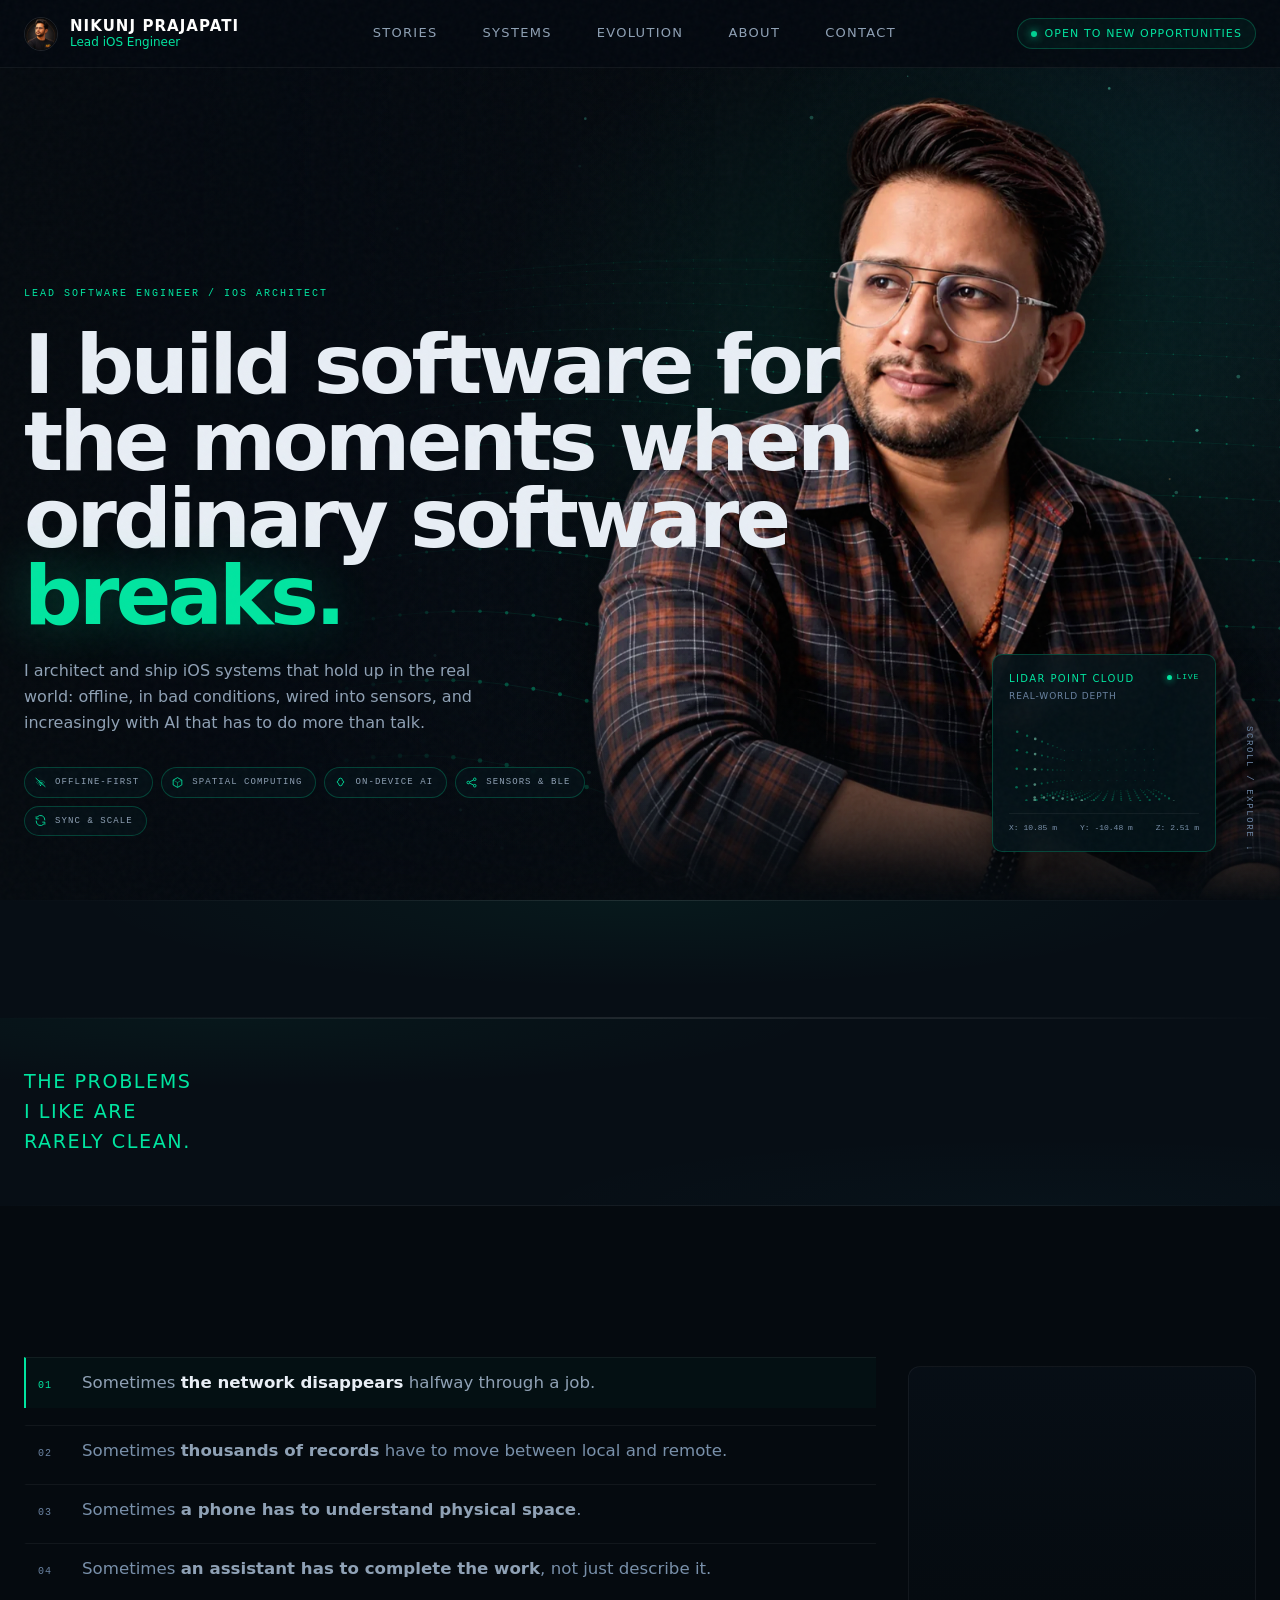
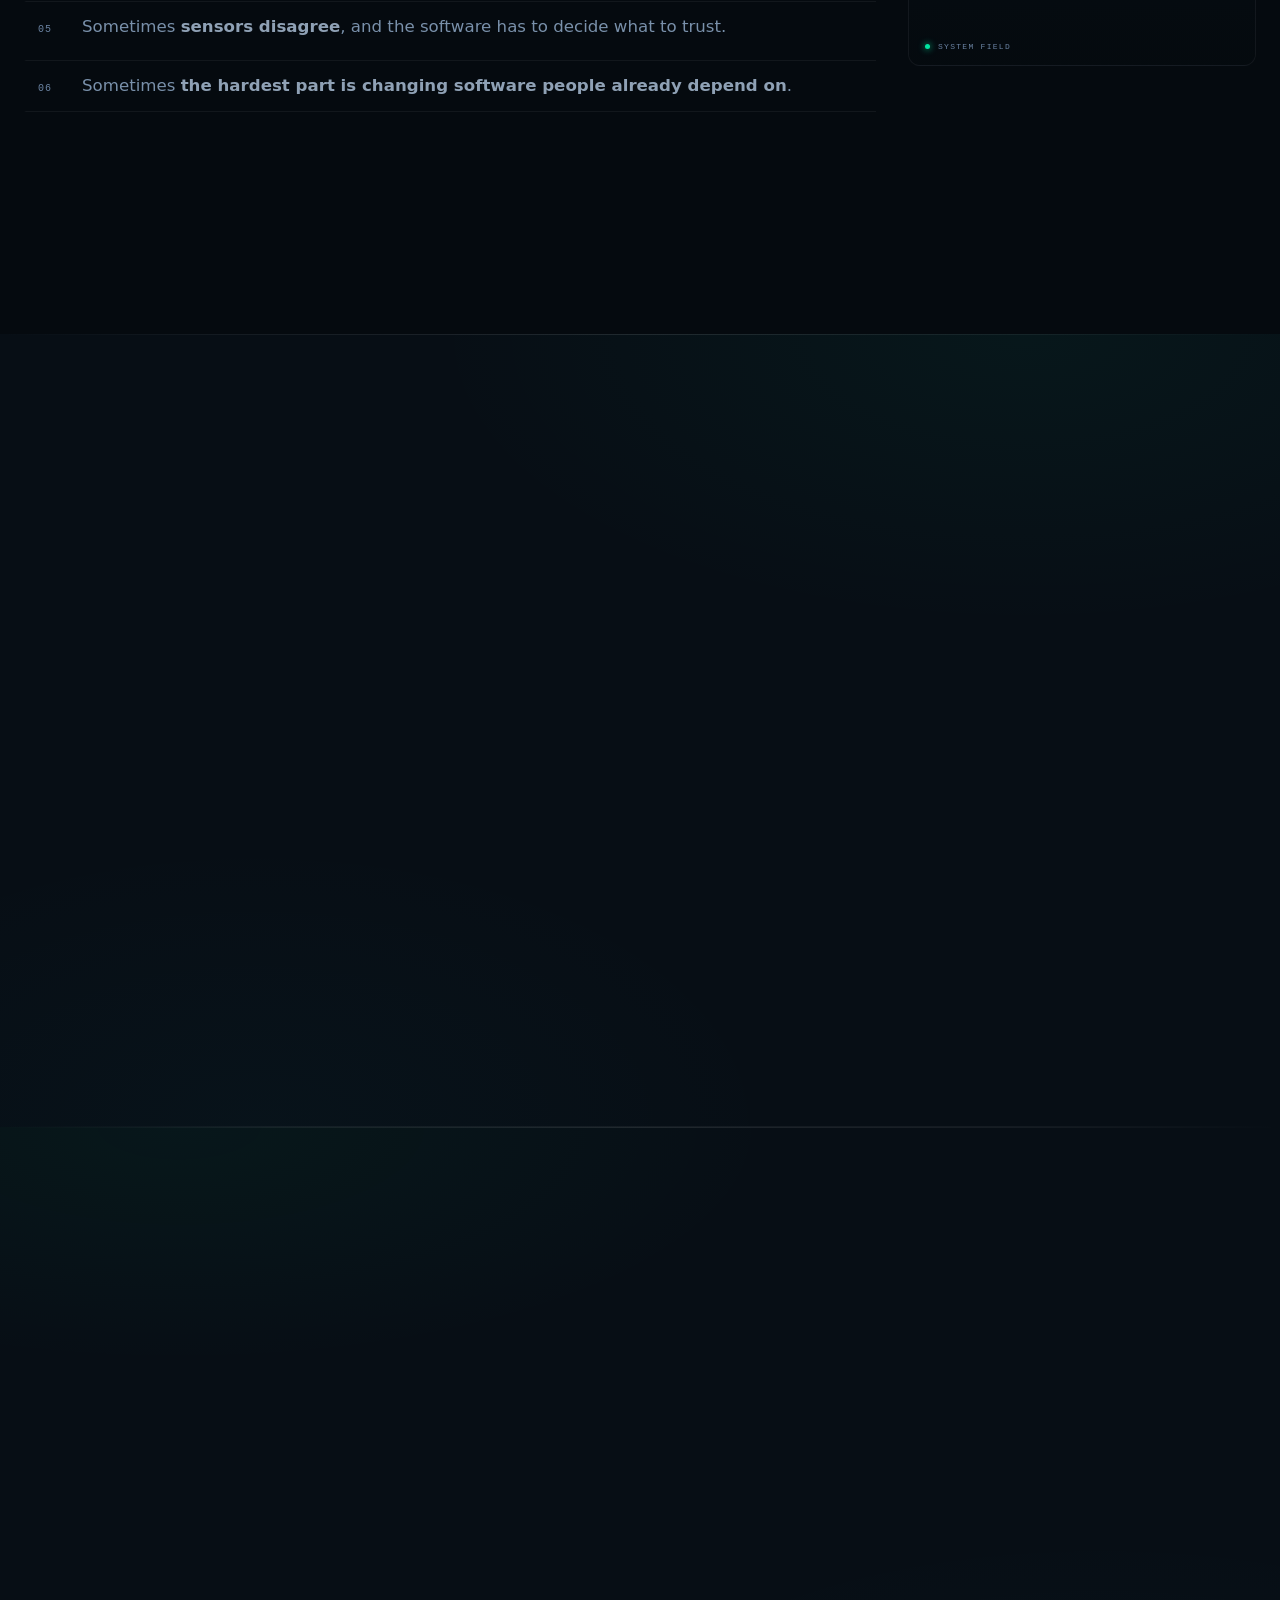
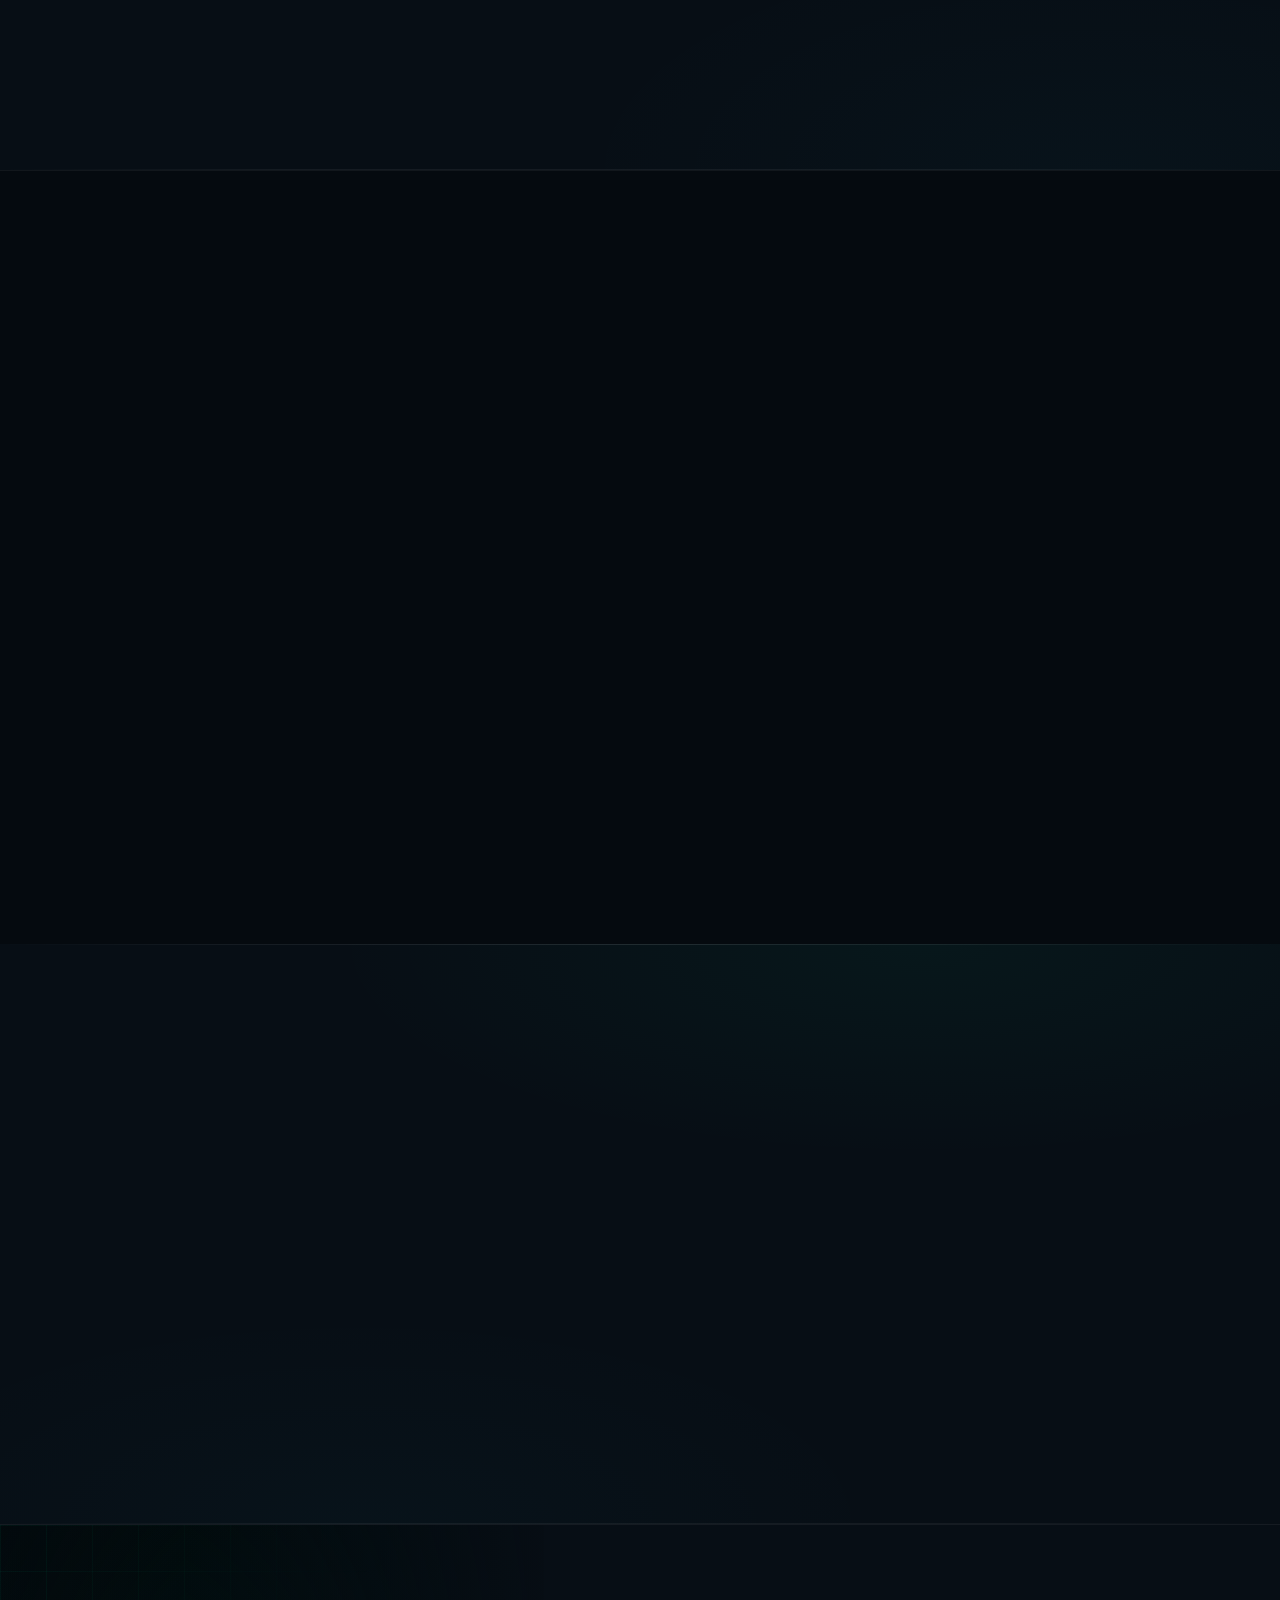
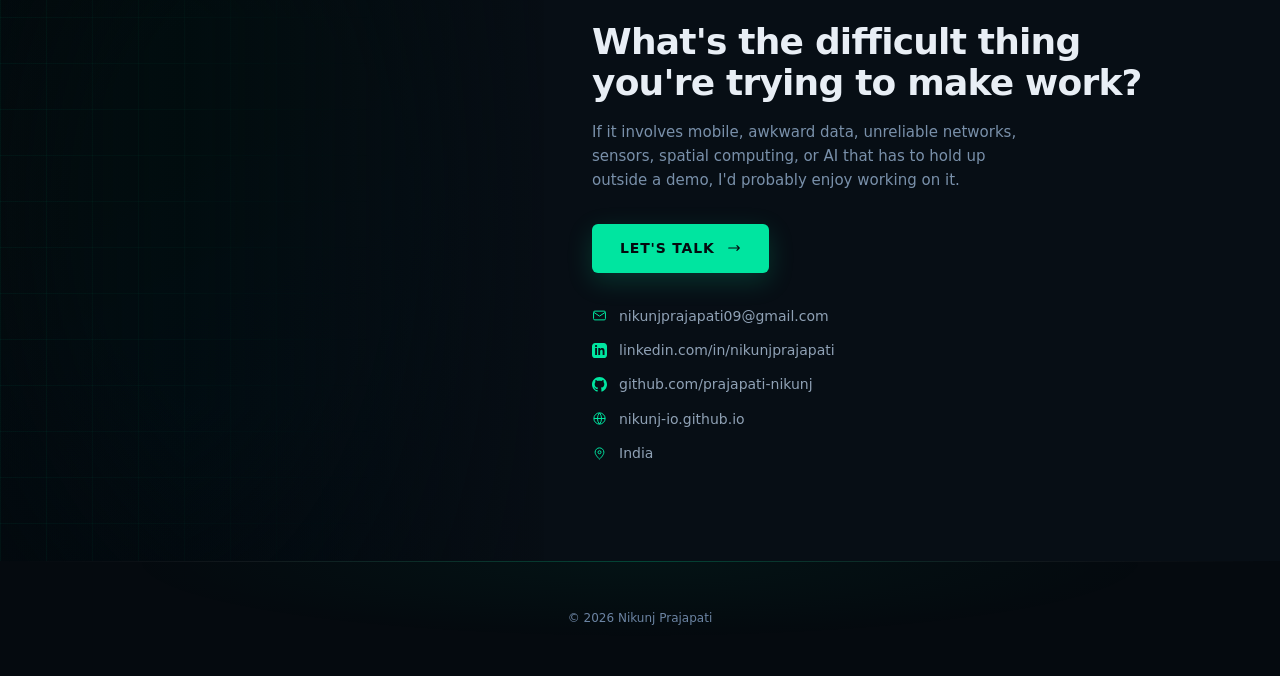
<file: index.html>
<!DOCTYPE html>
<html lang="en">
<head>
  <meta charset="UTF-8">
  <meta name="viewport" content="width=device-width, initial-scale=1">

  <title>Nikunj Prajapati · iOS Architect &amp; Engineer</title>
  <meta name="description" content="Lead iOS engineer and architect building reliable Apple-platform systems for offline-first field work, spatial computing, on-device ML and agentic AI.">
  <link rel="canonical" href="https://nikunj-io.github.io/">

  <meta name="robots" content="index, follow">
  <meta name="theme-color" content="#050a0f">
  <meta name="color-scheme" content="dark">

  <!--
    Content Security Policy: everything is same-origin, no third-party runtime.
    The sha256 hash whitelists the JSON-LD block below, which CSP otherwise
    blocks as inline script. There are no inline style attributes anywhere in
    this document, which is what allows style-src to stay at 'self'.
    Recompute the hash if the JSON-LD block is edited:
      perl -0777 -ne 'print $1 if /<script type="application\/ld\+json">(.*?)<\/script>/s' index.html \
        | openssl dgst -sha256 -binary | openssl base64 -A
  -->
  <meta http-equiv="Content-Security-Policy"
        content="default-src 'self'; img-src 'self' data:; style-src 'self'; script-src 'self' 'sha256-J8azqnSlS08n3327MwTGsFmTK5srsgiViDLCuUilcLc='; script-src-attr 'none'; font-src 'self'; connect-src 'none'; object-src 'none'; base-uri 'none'; form-action 'none'; frame-ancestors 'none'; upgrade-insecure-requests">
  <meta name="referrer" content="strict-origin-when-cross-origin">

  <meta property="og:type" content="website">
  <meta property="og:site_name" content="Nikunj Prajapati">
  <meta property="og:title" content="Nikunj Prajapati · iOS Architect &amp; Engineer">
  <meta property="og:description" content="I build software for the moments when ordinary software breaks.">
  <meta property="og:url" content="https://nikunj-io.github.io/">
  <meta property="og:image" content="https://nikunj-io.github.io/assets/img/portrait.jpg">
  <meta name="twitter:card" content="summary_large_image">
  <meta name="twitter:title" content="Nikunj Prajapati · iOS Architect &amp; Engineer">
  <meta name="twitter:description" content="I build software for the moments when ordinary software breaks.">
  <meta name="twitter:image" content="https://nikunj-io.github.io/assets/img/portrait.jpg">

  <link rel="icon" href="assets/img/favicon.svg" type="image/svg+xml">
  <link rel="apple-touch-icon" href="assets/img/portrait.jpg">
  <link rel="preload" as="image" href="assets/img/portrait-cutout.webp" fetchpriority="high">
  <link rel="stylesheet" href="css/site.css?v=38">

  <script type="application/ld+json">
  {
    "@context": "https://schema.org",
    "@type": "Person",
    "name": "Nikunj Prajapati",
    "jobTitle": "Lead iOS Software Engineer & iOS Architect",
    "url": "https://nikunj-io.github.io/",
    "image": "https://nikunj-io.github.io/assets/img/portrait.jpg",
    "sameAs": [
      "https://www.linkedin.com/in/nikunjprajapati",
      "https://github.com/prajapati-nikunj"
    ],
    "knowsAbout": [
      "iOS engineering", "Swift", "SwiftUI", "Offline-first architecture",
      "Spatial computing", "ARKit", "LiDAR", "Core ML", "Agentic AI systems"
    ]
  }
  </script>
</head>

<body data-mail-subject="Project enquiry">
  <a class="skip-link" href="#main">Skip to content</a>
  <canvas class="ambient" aria-hidden="true"></canvas>

  <!-- ================= HEADER ================= -->
  <header class="site-header">
    <div class="wrap">
      <a class="brand" href="#top">
        <img class="brand__mark" src="assets/img/np-mark.webp" alt=""
             width="320" height="319" decoding="async">
        <span class="brand__text">
          <span class="brand__name">NIKUNJ PRAJAPATI</span>
          <span class="brand__role">
              <!-- The link's accessible name must not change as the label
                   rotates, so the rotating stack is aria-hidden and a fixed
                   title carries the name for assistive tech. -->
              <span class="sr-only">Lead iOS Engineer</span>
              <span class="brand__roles" aria-hidden="true"><i>Lead iOS Engineer</i><i>Principal iOS Engineer</i><i>Mobile Architect (iOS)</i><i>Staff iOS Engineer</i><i>Full Stack Engineer</i><i>Mobile Architecture Lead</i></span>
            </span>
        </span>
      </a>

      <button class="nav-toggle" type="button"
              aria-expanded="false" aria-controls="primary-nav" aria-label="Open menu">
        <svg width="20" height="20" viewBox="0 0 24 24" fill="none" stroke="currentColor" stroke-width="2" aria-hidden="true">
          <path d="M4 7h16M4 12h16M4 17h16" stroke-linecap="round"/>
        </svg>
      </button>

      <nav class="nav" id="primary-nav" aria-label="Primary">
        <a class="nav__link" href="#stories"><span class="nav__dot" aria-hidden="true"></span>STORIES</a>
        <a class="nav__link" href="#systems"><span class="nav__dot" aria-hidden="true"></span>SYSTEMS</a>
        <a class="nav__link" href="#evolution"><span class="nav__dot" aria-hidden="true"></span>EVOLUTION</a>
        <a class="nav__link" href="#about"><span class="nav__dot" aria-hidden="true"></span>ABOUT</a>
        <a class="nav__link" href="#contact"><span class="nav__dot" aria-hidden="true"></span>CONTACT</a>
      </nav>

      <a class="status-pill" href="#contact">
        <span class="status-dot" aria-hidden="true"></span>
        OPEN TO NEW OPPORTUNITIES
      </a>
    </div>
  </header>

  <main id="main">
    <!-- ================= HERO ================= -->
    <section class="hero" id="top">
      <canvas class="hero__field" aria-hidden="true"></canvas>

      <div class="hero__deco" aria-hidden="true">
        <svg class="hero__globe" viewBox="0 0 240 240" fill="none">
          <circle cx="120" cy="120" r="72" stroke="#00e5a0" stroke-opacity=".22"/>
          <ellipse cx="120" cy="120" rx="72" ry="26" stroke="#00e5a0" stroke-opacity=".14"/>
          <ellipse cx="120" cy="120" rx="72" ry="50" stroke="#00e5a0" stroke-opacity=".1"/>
          <ellipse cx="120" cy="120" rx="30" ry="72" stroke="#00e5a0" stroke-opacity=".12"/>
          <ellipse cx="120" cy="120" rx="56" ry="72" stroke="#00e5a0" stroke-opacity=".08"/>
          <ellipse cx="120" cy="120" rx="104" ry="40" stroke="#00e5a0" stroke-opacity=".16" transform="rotate(-22 120 120)"/>
          <g fill="#00e5a0">
            <circle cx="92"  cy="96"  r="1.4" fill-opacity=".8"/>
            <circle cx="138" cy="112" r="1.2" fill-opacity=".6"/>
            <circle cx="108" cy="146" r="1.3" fill-opacity=".7"/>
            <circle cx="156" cy="138" r="1"   fill-opacity=".5"/>
            <circle cx="80"  cy="128" r="1"   fill-opacity=".45"/>
          </g>
          <g fill="#f0be78">
            <circle cx="118" cy="104" r="1.2" fill-opacity=".75"/>
            <circle cx="130" cy="134" r="1"   fill-opacity=".6"/>
          </g>
        </svg>
        <svg class="hero__room" viewBox="0 0 340 240" fill="none" stroke="#00e5a0">
          <g stroke-opacity=".42">
            <path d="M40 190 L40 78 L170 40 L170 152 Z"/>
            <path d="M170 40 L300 88 L300 200 L170 152 Z"/>
            <path d="M40 190 L170 152 L300 200 L170 236 Z" stroke-opacity=".24"/>
          </g>
          <g stroke-opacity=".16">
            <path d="M66 182 L66 70M92 174 L92 62M118 166 L118 54M144 158 L144 46"/>
            <path d="M196 50 L196 162M222 60 L222 172M248 70 L248 182M274 80 L274 192"/>
            <path d="M40 116 L170 78M170 78 L300 126M40 154 L170 116M170 116 L300 164"/>
          </g>
          <g fill="#00e5a0" stroke="none">
            <circle cx="40"  cy="78"  r="2.6"/><circle cx="170" cy="40"  r="2.6"/>
            <circle cx="300" cy="88"  r="2.6"/><circle cx="40"  cy="190" r="2.6"/>
            <circle cx="170" cy="152" r="2.6"/><circle cx="300" cy="200" r="2.6"/>
            <circle cx="170" cy="236" r="2.6"/>
          </g>
          <g fill="#00e5a0" fill-opacity=".5" stroke="none">
            <circle cx="88"  cy="120" r="1.1"/><circle cx="126" cy="98"  r="1.1"/>
            <circle cx="152" cy="134" r="1.1"/><circle cx="208" cy="106" r="1.1"/>
            <circle cx="244" cy="140" r="1.1"/><circle cx="268" cy="118" r="1.1"/>
          </g>
        </svg>
      </div>

      <div class="hero__figure" role="img" aria-label="Portrait of Nikunj Prajapati"></div>
      <div class="hero__scrim" aria-hidden="true"></div>

      <div class="wrap hero__inner">
        <p class="hero__eyebrow">Lead Software Engineer / iOS Architect</p>

        <h1 class="hero__title">
          I build software for the moments when ordinary software <em>breaks.</em>
        </h1>

        <p class="hero__copy">
          I architect and ship iOS systems that hold up in the real world: offline,
          in bad conditions, wired into sensors, and increasingly with AI that has to
          do more than talk.
        </p>

          <ul class="chips">
            <li class="chip">
              <svg viewBox="0 0 24 24" fill="none" stroke="currentColor" stroke-width="1.6" aria-hidden="true"><g stroke-linecap="round"><path d="M4.1 11.9 A9.6 9.6 0 0 1 19.9 11.9" opacity=".4"/><path d="M6.8 13.7 A6.4 6.4 0 0 1 17.2 13.7" opacity=".7"/><path d="M9.3 15.5 A3.3 3.3 0 0 1 14.7 15.5" opacity="1"/></g><circle cx="12" cy="17.4" r="1.15" fill="currentColor" stroke="none"/><path d="M3.6 4.2 20.4 19.4" stroke-linecap="round"/></svg>
              Offline-first
            </li>
            <li class="chip">
              <svg viewBox="0 0 24 24" fill="none" stroke="currentColor" stroke-width="1.6" aria-hidden="true"><path d="M12 3l8 4.5v9L12 21l-8-4.5v-9L12 3z"/><path d="M12 12l8-4.5M12 12v9M12 12L4 7.5" stroke-opacity=".55"/></svg>
              Spatial computing
            </li>
            <li class="chip">
              <svg viewBox="0 0 24 24" fill="none" stroke="currentColor" stroke-width="1.6" aria-hidden="true"><path d="M12 4a3.5 3.5 0 013.5 3.5v1a2.5 2.5 0 010 5v1A3.5 3.5 0 0112 18a3.5 3.5 0 01-3.5-3.5v-1a2.5 2.5 0 010-5v-1A3.5 3.5 0 0112 4z"/></svg>
              On-device AI
            </li>
            <li class="chip">
              <svg viewBox="0 0 24 24" fill="none" stroke="currentColor" stroke-width="1.6" aria-hidden="true"><circle cx="6" cy="12" r="2.4"/><circle cx="18" cy="6" r="2.4"/><circle cx="18" cy="18" r="2.4"/><path d="M8.2 10.9l7.6-3.6M8.2 13.1l7.6 3.6"/></svg>
              Sensors &amp; BLE
            </li>
            <li class="chip">
              <svg viewBox="0 0 24 24" fill="none" stroke="currentColor" stroke-width="1.6" aria-hidden="true"><path d="M20 11A8 8 0 006 5.3M4 13a8 8 0 0014 5.7" stroke-linecap="round"/><path d="M4 5v4h4M20 19v-4h-4" stroke-linecap="round" stroke-linejoin="round"/></svg>
              Sync &amp; scale
            </li>
          </ul>
      </div>

    <figure class="lidar" aria-hidden="true">
            <div class="lidar__top">
              <div>
                <figcaption class="lidar__title">LiDAR Point Cloud</figcaption>
                <p class="lidar__sub">REAL-WORLD DEPTH</p>
              </div>
              <span class="lidar__live"><i></i>LIVE</span>
            </div>

            <div class="lidar__graph">
              <!--
                Static fallback. Visible whenever the live canvas cannot run -
                scripting off, reduced motion, no 2D context - so the panel is
                never an empty rectangle. The script adds .is-live to the
                panel, which hands the display over to the canvas.
              -->
              <svg class="lidar__static" viewBox="0 0 200 74" fill="none" aria-hidden="true">
                <g stroke="#00e5a0" stroke-opacity=".07">
                  <path d="M0 20h200M0 38h200M0 56h200"/>
                  <path d="M40 0v74M80 0v74M120 0v74M160 0v74"/>
                </g>
                <g fill="#00e5a0"><circle cx="4.0" cy="40.0" r="1.47" fill-opacity="0.33"/><circle cx="8.3" cy="37.0" r="1.49" fill-opacity="0.34"/><circle cx="12.5" cy="34.1" r="1.50" fill-opacity="0.35"/><circle cx="16.8" cy="31.4" r="1.50" fill-opacity="0.36"/><circle cx="21.1" cy="29.0" r="1.49" fill-opacity="0.37"/><circle cx="25.3" cy="26.9" r="1.46" fill-opacity="0.38"/><circle cx="29.6" cy="25.1" r="1.43" fill-opacity="0.39"/><circle cx="33.9" cy="23.8" r="1.39" fill-opacity="0.40"/><circle cx="38.1" cy="22.9" r="1.34" fill-opacity="0.40"/><circle cx="42.4" cy="22.5" r="1.28" fill-opacity="0.41"/><circle cx="46.7" cy="22.5" r="1.22" fill-opacity="0.41"/><circle cx="50.9" cy="22.8" r="1.15" fill-opacity="0.42"/><circle cx="55.2" cy="23.4" r="1.08" fill-opacity="0.42"/><circle cx="59.5" cy="24.3" r="1.01" fill-opacity="0.42"/><circle cx="63.7" cy="25.4" r="0.94" fill-opacity="0.42"/><circle cx="68.0" cy="26.6" r="0.88" fill-opacity="0.42"/><circle cx="72.3" cy="27.8" r="0.82" fill-opacity="0.42"/><circle cx="76.5" cy="29.0" r="0.76" fill-opacity="0.41"/><circle cx="80.8" cy="30.2" r="0.71" fill-opacity="0.41"/><circle cx="85.1" cy="31.3" r="0.67" fill-opacity="0.40"/><circle cx="89.3" cy="32.2" r="0.64" fill-opacity="0.39"/><circle cx="93.6" cy="33.0" r="0.61" fill-opacity="0.39"/><circle cx="97.9" cy="33.7" r="0.60" fill-opacity="0.38"/><circle cx="102.1" cy="34.2" r="0.60" fill-opacity="0.37"/><circle cx="106.4" cy="34.7" r="0.61" fill-opacity="0.36"/><circle cx="110.7" cy="35.2" r="0.63" fill-opacity="0.34"/><circle cx="114.9" cy="35.6" r="0.66" fill-opacity="0.33"/><circle cx="119.2" cy="36.2" r="0.70" fill-opacity="0.32"/><circle cx="123.5" cy="36.9" r="0.75" fill-opacity="0.31"/><circle cx="127.7" cy="37.7" r="0.81" fill-opacity="0.29"/><circle cx="132.0" cy="38.7" r="0.87" fill-opacity="0.28"/><circle cx="136.3" cy="40.0" r="0.93" fill-opacity="0.27"/><circle cx="140.5" cy="41.4" r="1.00" fill-opacity="0.25"/><circle cx="144.8" cy="43.1" r="1.07" fill-opacity="0.24"/><circle cx="149.1" cy="45.0" r="1.14" fill-opacity="0.23"/><circle cx="153.3" cy="47.1" r="1.21" fill-opacity="0.22"/><circle cx="157.6" cy="49.2" r="1.27" fill-opacity="0.20"/><circle cx="161.9" cy="51.3" r="1.33" fill-opacity="0.19"/><circle cx="166.1" cy="53.4" r="1.38" fill-opacity="0.18"/><circle cx="170.4" cy="55.4" r="1.42" fill-opacity="0.17"/><circle cx="174.7" cy="57.2" r="1.46" fill-opacity="0.16"/><circle cx="178.9" cy="58.6" r="1.48" fill-opacity="0.15"/><circle cx="183.2" cy="59.7" r="1.50" fill-opacity="0.14"/><circle cx="187.5" cy="60.4" r="1.50" fill-opacity="0.14"/><circle cx="191.7" cy="60.6" r="1.49" fill-opacity="0.13"/><circle cx="196.0" cy="60.3" r="1.47" fill-opacity="0.13"/></g>
              </svg>
              <canvas class="lidar__canvas" aria-hidden="true"></canvas>
            </div>

            <p class="lidar__read">
              <span class="js-lidar-x">X: 12.42 m</span><span class="js-lidar-y">Y: -8.21 m</span><span class="js-lidar-z">Z: 3.17 m</span>
            </p>
          </figure>

      <a class="hero__scroll" href="#narrative">SCROLL / EXPLORE ↓</a>
    </section>

    <!-- ================= METRICS ================= -->
    <section class="metrics" aria-label="At a glance">
      <div class="wrap metrics__grid stagger">
        <div class="metric reveal"><b>52+</b><span>Apps shipped</span></div>
        <div class="metric reveal"><b>10+</b><span>Years engineering</span></div>
        <div class="metric reveal"><b>7</b><span>Engineers mentored</span></div>
        <div class="metric reveal"><b>5</b><span>Problem domains</span></div>
      </div>
    </section>

    <!-- ================= PROBLEMS ================= -->
    <section class="section--band" aria-label="The kinds of problems I work on">
      <div class="wrap problems">
        <h2 class="problems__label">THE PROBLEMS<br>I LIKE ARE<br>RARELY CLEAN.</h2>

        <ul class="problems__grid stagger">
          <li class="problem reveal">
            <span class="problem__icon" aria-hidden="true">
              <svg viewBox="0 0 24 24" fill="none" stroke="currentColor" stroke-width="1.7" stroke-linecap="round" stroke-linejoin="round"><g stroke-linecap="round"><path d="M4.1 11.9 A9.6 9.6 0 0 1 19.9 11.9" opacity=".4"/><path d="M6.8 13.7 A6.4 6.4 0 0 1 17.2 13.7" opacity=".7"/><path d="M9.3 15.5 A3.3 3.3 0 0 1 14.7 15.5" opacity="1"/></g><circle cx="12" cy="17.4" r="1.15" fill="currentColor" stroke="none"/><path d="M3.6 4.2 20.4 19.4" stroke-linecap="round"/></svg>
            </span>
            <span class="problem__name">No signal.</span>
            <span class="problem__note">Work must continue offline.</span>
          </li>
          <li class="problem reveal">
            <span class="problem__icon" aria-hidden="true">
              <svg viewBox="0 0 24 24" fill="none" stroke="currentColor" stroke-width="1.7" stroke-linecap="round" stroke-linejoin="round"><circle cx="12" cy="12" r="3.6"/><path d="M12 2.4v2.6M12 19v2.6M2.4 12h2.6M19 12h2.6M5.2 5.2l1.9 1.9M16.9 16.9l1.9 1.9M18.8 5.2l-1.9 1.9M7.1 16.9l-1.9 1.9"/></svg>
            </span>
            <span class="problem__name">Bad lighting.</span>
            <span class="problem__note">The real world isn't perfect.</span>
          </li>
          <li class="problem reveal">
            <span class="problem__icon" aria-hidden="true">
              <svg viewBox="0 0 24 24" fill="none" stroke="currentColor" stroke-width="1.7" stroke-linecap="round" stroke-linejoin="round"><path d="M8.2 7.8 3.6 12l4.6 4.2"/><path d="M15.8 7.8 20.4 12l-4.6 4.2"/><path d="M13.4 4.6l-2.8 14.8"/></svg>
            </span>
            <span class="problem__name">Legacy code.</span>
            <span class="problem__note">Systems older than the team.</span>
          </li>
          <li class="problem reveal">
            <span class="problem__icon" aria-hidden="true">
              <svg viewBox="0 0 24 24" fill="none" stroke="currentColor" stroke-width="1.7" stroke-linecap="round" stroke-linejoin="round"><ellipse cx="12" cy="5.6" rx="7" ry="2.8"/><path d="M5 5.6v3.1c0 1.55 3.13 2.8 7 2.8s7-1.25 7-2.8V5.6"/><path d="M5 9.9v3.1c0 1.55 3.13 2.8 7 2.8s7-1.25 7-2.8V9.9"/><path d="M5 14.2v3.1c0 1.55 3.13 2.8 7 2.8s7-1.25 7-2.8v-3.1"/></svg>
            </span>
            <span class="problem__name">Millions of records.</span>
            <span class="problem__note">Data at scale, every day.</span>
          </li>
          <li class="problem reveal">
            <span class="problem__icon" aria-hidden="true">
              <svg viewBox="0 0 24 24" fill="none" stroke="currentColor" stroke-width="1.7" stroke-linecap="round" stroke-linejoin="round"><circle cx="12" cy="12" r="2.1" fill="currentColor" stroke="none"/><path d="M7.8 7.8a5.9 5.9 0 0 0 0 8.4M16.2 7.8a5.9 5.9 0 0 1 0 8.4"/><path d="M4.6 4.6a10.5 10.5 0 0 0 0 14.8M19.4 4.6a10.5 10.5 0 0 1 0 14.8"/></svg>
            </span>
            <span class="problem__name">Real-world sensors.</span>
            <span class="problem__note">Unreliable. Noisy. Unpredictable.</span>
          </li>
          <li class="problem reveal">
            <span class="problem__icon" aria-hidden="true">
              <svg viewBox="0 0 24 24" fill="none" stroke="currentColor" stroke-width="1.7" stroke-linecap="round" stroke-linejoin="round"><path d="M11.3 3.6a3 3 0 0 0-2.9 2.7 2.6 2.6 0 0 0-1.6 4.3 2.7 2.7 0 0 0 .7 4.3 2.9 2.9 0 0 0 3.8 2.5z"/><path d="M12.7 3.6a3 3 0 0 1 2.9 2.7 2.6 2.6 0 0 1 1.6 4.3 2.7 2.7 0 0 1-.7 4.3 2.9 2.9 0 0 1-3.8 2.5z"/><path d="M9.6 8.2c.9.3 1.3 1 1.3 2M14.4 8.2c-.9.3-1.3 1-1.3 2" stroke-opacity=".6"/><path d="M12 17.4v2.4"/></svg>
            </span>
            <span class="problem__name">AI that has to act.</span>
            <span class="problem__note">Not just chat, but take action.</span>
          </li>
        </ul>
      </div>
    </section>

    <!-- ================= NARRATIVE ================= -->
    <section class="narrative" id="narrative" aria-labelledby="narrative-title">
      <div class="wrap">
        <h2 class="narrative__intro reveal" id="narrative-title">
          The interesting problems are rarely the tidy ones.
        </h2>

        <div class="narrative__grid">
          <ol class="nlines">
            <li class="nline is-active" data-scene="0" tabindex="0" aria-current="true">
              <span class="nline__n" aria-hidden="true">01</span>
              <span class="nline__t">Sometimes <b>the network disappears</b> halfway through a job.</span>
            </li>
            <li class="nline" data-scene="1" tabindex="0" aria-current="false">
              <span class="nline__n" aria-hidden="true">02</span>
              <span class="nline__t">Sometimes <b>thousands of records</b> have to move between local and remote.</span>
            </li>
            <li class="nline" data-scene="2" tabindex="0" aria-current="false">
              <span class="nline__n" aria-hidden="true">03</span>
              <span class="nline__t">Sometimes <b>a phone has to understand physical space</b>.</span>
            </li>
            <li class="nline" data-scene="3" tabindex="0" aria-current="false">
              <span class="nline__n" aria-hidden="true">04</span>
              <span class="nline__t">Sometimes <b>an assistant has to complete the work</b>, not just describe it.</span>
            </li>
            <li class="nline" data-scene="4" tabindex="0" aria-current="false">
              <span class="nline__n" aria-hidden="true">05</span>
              <span class="nline__t">Sometimes <b>sensors disagree</b>, and the software has to decide what to trust.</span>
            </li>
            <li class="nline" data-scene="5" tabindex="0" aria-current="false">
              <span class="nline__n" aria-hidden="true">06</span>
              <span class="nline__t">Sometimes <b>the hardest part is changing software people already depend on</b>.</span>
            </li>
          </ol>

          <div class="narrative__stage" aria-hidden="true">
            <canvas class="narrative__viz"></canvas>
            <p class="narrative__caption"><span class="narrative__dot"></span><span class="js-scene-label">SYSTEM FIELD</span></p>
          </div>
        </div>

        <div class="narrative__end reveal">
          <div>
            <p class="narrative__close">That's the kind of engineering I enjoy.</p>
            <p class="narrative__sub">Building systems that remain useful when the environment gets complicated.</p>
          </div>
        </div>
      </div>
    </section>

    <!-- ================= STORY RAIL ================= -->
    <section class="section section--band" id="stories" aria-labelledby="stories-title">
      <div class="wrap">
        <div class="section-head reveal">
          <div>
            <p class="eyebrow">Stories</p>
            <h2 class="section-title" id="stories-title">Stories from the field.</h2>
          </div>
        </div>

        <div class="rail-wrap">
          <button class="rail__btn rail__btn--prev" type="button" aria-label="Previous stories">
            <svg viewBox="0 0 24 24" fill="none" stroke="currentColor" stroke-width="2" aria-hidden="true"><path d="M15 18l-6-6 6-6" stroke-linecap="round" stroke-linejoin="round"/></svg>
          </button>

          <div class="rail stagger">
            <article class="story reveal">
              <a class="story__link" href="stories/offline-field-systems.html" target="_blank" rel="noopener noreferrer">
                <span class="story__viz"><svg viewBox="0 0 300 200" preserveAspectRatio="xMidYMid slice" aria-hidden="true">
  <defs><linearGradient id="o1" x1="0" y1="0" x2="0" y2="1"><stop offset="0" stop-color="#0d2620"/><stop offset="1" stop-color="#060f16"/></linearGradient></defs>
  <rect width="300" height="200" fill="url(#o1)"/>
  <g stroke="#00e5a0" stroke-opacity=".07"><path d="M0 50h300M0 100h300M0 150h300M75 0v200M150 0v200M225 0v200"/></g>
  <rect x="36" y="34" width="62" height="118" rx="9" fill="#081821" stroke="#00e5a0" stroke-opacity=".4"/>
  <rect x="43" y="46" width="48" height="6" rx="3" fill="#00e5a0" fill-opacity=".5"/>
  <rect x="43" y="58" width="34" height="5" rx="2.5" fill="#8fa1b5" fill-opacity=".35"/>
  <rect x="43" y="70" width="48" height="5" rx="2.5" fill="#8fa1b5" fill-opacity=".28"/>
  <rect x="43" y="82" width="40" height="5" rx="2.5" fill="#8fa1b5" fill-opacity=".28"/>
  <rect x="43" y="98" width="48" height="18" rx="4" fill="#00e5a0" fill-opacity=".12" stroke="#00e5a0" stroke-opacity=".3"/>
  <g fill="none" stroke="#f2913f" stroke-width="1.9" stroke-linecap="round"><path d="M106.0 42.4 A22 22 0 0 1 142.0 42.4" opacity=".32"/><path d="M111.7 46.4 A15 15 0 0 1 136.3 46.4" opacity=".6"/><path d="M117.4 50.4 A8 8 0 0 1 130.6 50.4" opacity=".95"/></g>
  <circle cx="124" cy="55" r="2" fill="#f2913f"/>
  <path d="M104 33 L146 64" stroke="#f2913f" stroke-width="1.9" stroke-linecap="round"/>
  <g stroke="#00e5a0" stroke-opacity=".3" stroke-dasharray="3 4"><path d="M98 100h48"/><path d="M198 100h34"/></g>
  <circle cx="172" cy="100" r="26" fill="#04141b" stroke="#00e5a0" stroke-opacity=".5"/>
  <text x="172" y="97" text-anchor="middle" font-family="ui-monospace,monospace" font-size="7" fill="#00e5a0">SYNC</text>
  <text x="172" y="107" text-anchor="middle" font-family="ui-monospace,monospace" font-size="7" fill="#00e5a0">ENGINE</text>
  <g stroke="#00e5a0" stroke-opacity=".45" fill="#071b22"><ellipse cx="258" cy="80" rx="24" ry="8"/><path d="M234 80v26c0 4.4 10.7 8 24 8s24-3.6 24-8V80"/><path d="M234 93c0 4.4 10.7 8 24 8s24-3.6 24-8"/></g>
  <text x="258" y="132" text-anchor="middle" font-family="ui-monospace,monospace" font-size="6.5" fill="#4b5c72">LOCAL STORE</text>
</svg></span>
                <span class="story__body">
                  <span class="story__meta"><b class="story__num">01</b>Offline field systems</span>
                  <span class="story__title">When the network disappears</span>
                  <ul class="tags"><li class="tag tag--accent">OFFLINE-FIRST</li><li class="tag">SYNC</li><li class="tag">CONFLICTS</li></ul>
                  <span class="story__note">Field work that carries on with no coverage, then reconciles cleanly.</span>
                  <span class="story__foot">
                    <span class="story__read">READ STORY</span>
                    <span class="story__go"><svg viewBox="0 0 24 24" fill="none" stroke="currentColor" stroke-width="2" aria-hidden="true"><path d="M7 17 17 7M9 7h8v8" stroke-linecap="round" stroke-linejoin="round"/></svg></span>
                  </span>
                </span>
              </a>
            </article>
            <article class="story reveal">
              <a class="story__link" href="stories/spatial-measurement.html" target="_blank" rel="noopener noreferrer">
                <span class="story__viz"><svg viewBox="0 0 300 200" preserveAspectRatio="xMidYMid slice" aria-hidden="true">
  <rect width="300" height="200" fill="#04211c"/>
  <g fill="none" stroke="#00e5a0" stroke-opacity=".1"><path d="M0 0l300 200M300 0L0 200M150 0v200M0 100h300"/></g>
  <g fill="none" stroke="#00e5a0" stroke-opacity=".5"><path d="M40 152 L40 62 L136 38 L136 128 Z"/><path d="M136 38 L214 66 L214 156 L136 128 Z"/><path d="M40 152 L136 128 L214 156 L118 184 Z" stroke-opacity=".3"/></g>
  <g fill="none" stroke="#00e5a0" stroke-opacity=".16"><path d="M64 146V56M88 140V50M112 134V44"/><path d="M160 46v90M184 54v90M206 62v90"/><path d="M40 106l96-24M136 82l78 28"/></g>
  <g fill="#00e5a0"><circle cx="40" cy="62" r="2.6"/><circle cx="136" cy="38" r="2.6"/><circle cx="214" cy="66" r="2.6"/><circle cx="40" cy="152" r="2.6"/><circle cx="136" cy="128" r="2.6"/><circle cx="214" cy="156" r="2.6"/></g>
  <g fill="#00e5a0" fill-opacity=".55"><circle cx="70" cy="98" r="1.2"/><circle cx="98" cy="82" r="1.2"/><circle cx="120" cy="106" r="1.2"/><circle cx="166" cy="88" r="1.2"/><circle cx="192" cy="118" r="1.2"/><circle cx="86" cy="120" r="1.2"/></g>
  <rect x="232" y="46" width="46" height="94" rx="8" fill="#061b18" stroke="#00e5a0" stroke-opacity=".45"/>
  <rect x="238" y="56" width="34" height="46" rx="4" fill="#00e5a0" fill-opacity=".1" stroke="#00e5a0" stroke-opacity=".28"/>
  <circle cx="255" cy="120" r="7" fill="none" stroke="#00e5a0" stroke-opacity=".6"/>
  <rect x="150" y="16" width="42" height="15" rx="4" fill="#04211c" stroke="#00e5a0" stroke-opacity=".5"/>
  <text x="171" y="26" text-anchor="middle" font-family="ui-monospace,monospace" font-size="7.5" fill="#00e5a0">2.41 m</text>
</svg></span>
                <span class="story__body">
                  <span class="story__meta"><b class="story__num">02</b>Spatial measurement</span>
                  <span class="story__title">When a phone becomes a measuring instrument</span>
                  <ul class="tags"><li class="tag tag--accent">LIDAR</li><li class="tag">VISION</li><li class="tag">CORE ML</li></ul>
                  <span class="story__note">Camera and depth data turned into numbers you can act on.</span>
                  <span class="story__foot">
                    <span class="story__read">READ STORY</span>
                    <span class="story__go"><svg viewBox="0 0 24 24" fill="none" stroke="currentColor" stroke-width="2" aria-hidden="true"><path d="M7 17 17 7M9 7h8v8" stroke-linecap="round" stroke-linejoin="round"/></svg></span>
                  </span>
                </span>
              </a>
            </article>
            <article class="story reveal">
              <a class="story__link" href="stories/enterprise-modernisation.html" target="_blank" rel="noopener noreferrer">
                <span class="story__viz"><svg viewBox="0 0 300 200" preserveAspectRatio="xMidYMid slice" aria-hidden="true">
  <rect width="300" height="200" fill="#0a1424"/>
  <text x="20" y="26" font-family="ui-monospace,monospace" font-size="7.5" fill="#4b5c72" letter-spacing="1">LEGACY</text>
  <text x="180" y="26" font-family="ui-monospace,monospace" font-size="7.5" fill="#00e5a0" letter-spacing="1">MODERN</text>
  <g fill="#4b5c72" fill-opacity=".45">
    <rect x="20" y="40" width="90" height="5" rx="2.5"/><rect x="28" y="54" width="70" height="5" rx="2.5"/>
    <rect x="28" y="68" width="82" height="5" rx="2.5"/><rect x="36" y="82" width="56" height="5" rx="2.5"/>
    <rect x="28" y="96" width="74" height="5" rx="2.5"/><rect x="20" y="110" width="46" height="5" rx="2.5"/>
    <rect x="28" y="124" width="88" height="5" rx="2.5"/><rect x="36" y="138" width="60" height="5" rx="2.5"/>
    <rect x="20" y="152" width="52" height="5" rx="2.5"/>
  </g>
  <g fill="#00e5a0">
    <rect x="180" y="40" width="86" height="5" rx="2.5" fill-opacity=".8"/><rect x="188" y="54" width="64" height="5" rx="2.5" fill-opacity=".6"/>
    <rect x="188" y="68" width="78" height="5" rx="2.5" fill-opacity=".55"/><rect x="196" y="82" width="52" height="5" rx="2.5" fill-opacity=".45"/>
    <rect x="188" y="96" width="70" height="5" rx="2.5" fill-opacity=".5"/><rect x="180" y="110" width="42" height="5" rx="2.5" fill-opacity=".7"/>
    <rect x="188" y="124" width="82" height="5" rx="2.5" fill-opacity=".45"/><rect x="196" y="138" width="56" height="5" rx="2.5" fill-opacity=".4"/>
    <rect x="180" y="152" width="48" height="5" rx="2.5" fill-opacity=".55"/>
  </g>
  <path d="M132 96h34" stroke="#00e5a0" stroke-opacity=".7" stroke-width="1.4"/>
  <path d="M160 90l7 6-7 6" stroke="#00e5a0" stroke-opacity=".7" stroke-width="1.4" fill="none" stroke-linecap="round" stroke-linejoin="round"/>
  <g fill="none" stroke="#00e5a0" stroke-opacity=".22"><rect x="176" y="34" width="98" height="130" rx="6"/></g>
</svg></span>
                <span class="story__body">
                  <span class="story__meta"><b class="story__num">03</b>Enterprise modernisation</span>
                  <span class="story__title">When the codebase is older than the team</span>
                  <ul class="tags"><li class="tag tag--accent">LEGACY</li><li class="tag">MIGRATION</li><li class="tag">SPM</li></ul>
                  <span class="story__note">Moving a long-lived codebase forward without stopping the work.</span>
                  <span class="story__foot">
                    <span class="story__read">READ STORY</span>
                    <span class="story__go"><svg viewBox="0 0 24 24" fill="none" stroke="currentColor" stroke-width="2" aria-hidden="true"><path d="M7 17 17 7M9 7h8v8" stroke-linecap="round" stroke-linejoin="round"/></svg></span>
                  </span>
                </span>
              </a>
            </article>
            <article class="story reveal">
              <a class="story__link" href="stories/agentic-workflows.html" target="_blank" rel="noopener noreferrer">
                <span class="story__viz"><svg viewBox="0 0 300 200" preserveAspectRatio="xMidYMid slice" aria-hidden="true">
  <rect width="300" height="200" fill="#0f1128"/>
  <g fill="none" stroke="#7c6cf5" stroke-opacity=".08"><path d="M0 40h300M0 90h300M0 140h300"/></g>
  <rect x="18" y="80" width="52" height="40" rx="6" fill="#141640" stroke="#8b7cff" stroke-opacity=".45"/>
  <circle cx="44" cy="94" r="6" fill="none" stroke="#8b7cff" stroke-opacity=".7"/>
  <path d="M35 110a9 9 0 0 1 18 0" fill="none" stroke="#8b7cff" stroke-opacity=".7"/>
  <text x="44" y="132" text-anchor="middle" font-family="ui-monospace,monospace" font-size="6" fill="#4b5c72">INTENT</text>
  <path d="M70 100h26" stroke="#00e5a0" stroke-opacity=".45"/>
  <circle cx="122" cy="100" r="25" fill="#101538" stroke="#00e5a0" stroke-opacity=".55"/>
  <g stroke="#00e5a0" stroke-opacity=".5" fill="none"><path d="M112 100h20M122 90v20M114 92l16 16M130 92l-16 16"/></g>
  <g fill="#00e5a0"><circle cx="122" cy="90" r="1.8"/><circle cx="122" cy="110" r="1.8"/><circle cx="112" cy="100" r="1.8"/><circle cx="132" cy="100" r="1.8"/></g>
  <text x="122" y="140" text-anchor="middle" font-family="ui-monospace,monospace" font-size="6" fill="#00e5a0">AGENT</text>
  <g stroke="#00e5a0" stroke-opacity=".3" fill="none"><path d="M147 100h18M165 100V56h14M165 100v44h14M165 100h14"/></g>
  <g font-family="ui-monospace,monospace" font-size="6" fill="#8fa1b5">
    <rect x="180" y="48" width="56" height="17" rx="4" fill="#101538" stroke="#00e5a0" stroke-opacity=".3"/><text x="188" y="60">lookup</text>
    <rect x="180" y="91" width="56" height="17" rx="4" fill="#101538" stroke="#00e5a0" stroke-opacity=".45"/><text x="188" y="103">validate</text>
    <rect x="180" y="135" width="56" height="17" rx="4" fill="#101538" stroke="#00e5a0" stroke-opacity=".3"/><text x="188" y="147">submit</text>
  </g>
  <path d="M236 100h18" stroke="#00e5a0" stroke-opacity=".5"/>
  <rect x="254" y="82" width="34" height="36" rx="6" fill="#0c2a22" stroke="#00e5a0" stroke-opacity=".55"/>
  <path d="M262 100l5 6 10-12" stroke="#00e5a0" stroke-width="1.8" fill="none" stroke-linecap="round" stroke-linejoin="round"/>
  <text x="271" y="130" text-anchor="middle" font-family="ui-monospace,monospace" font-size="6" fill="#00e5a0">DONE</text>
</svg></span>
                <span class="story__body">
                  <span class="story__meta"><b class="story__num">04</b>Agentic workflows</span>
                  <span class="story__title">When AI has to actually do something</span>
                  <ul class="tags"><li class="tag tag--accent">AI AGENT</li><li class="tag">TOOL CALLING</li><li class="tag">POLICY</li></ul>
                  <span class="story__note">An assistant that finishes the job instead of describing it.</span>
                  <span class="story__foot">
                    <span class="story__read">READ STORY</span>
                    <span class="story__go"><svg viewBox="0 0 24 24" fill="none" stroke="currentColor" stroke-width="2" aria-hidden="true"><path d="M7 17 17 7M9 7h8v8" stroke-linecap="round" stroke-linejoin="round"/></svg></span>
                  </span>
                </span>
              </a>
            </article>
            <article class="story reveal">
              <a class="story__link" href="stories/connected-devices.html" target="_blank" rel="noopener noreferrer">
                <span class="story__viz"><svg viewBox="0 0 300 200" preserveAspectRatio="xMidYMid slice" aria-hidden="true">
  <rect width="300" height="200" fill="#04222a"/>
  <rect x="18" y="70" width="72" height="56" rx="7" fill="#062730" stroke="#00e5a0" stroke-opacity=".4"/>
  <g fill="#00e5a0" fill-opacity=".35"><rect x="28" y="80" width="24" height="18" rx="2"/><rect x="58" y="80" width="20" height="10" rx="2"/><rect x="28" y="104" width="50" height="4" rx="2"/><rect x="28" y="112" width="34" height="4" rx="2"/></g>
  <g fill="none" stroke="#00e5a0" stroke-opacity=".55" stroke-linecap="round"><path d="M96 88a14 14 0 0 1 0 20"/><path d="M104 80a24 24 0 0 1 0 36"/></g>
  <text x="54" y="142" text-anchor="middle" font-family="ui-monospace,monospace" font-size="6" fill="#4b5c72">BLE DEVICE</text>
  <rect x="196" y="30" width="88" height="140" rx="10" fill="#052229" stroke="#00e5a0" stroke-opacity=".45"/>
  <text x="206" y="48" font-family="ui-monospace,monospace" font-size="6" fill="#4b5c72">LIVE DATA</text>
  <g fill="none" stroke-width="1.2">
    <polyline stroke="#6b7f96" stroke-opacity=".65" points="206,72 218,62 230,78 242,58 254,74 266,64 276,70"/>
    <polyline stroke="#6b7f96" stroke-opacity=".5" points="206,104 218,112 230,96 242,110 254,98 266,108 276,102"/>
    <polyline stroke="#00e5a0" stroke-width="1.7" points="206,140 222,140 238,139 254,140 270,140 276,140"/>
  </g>
  <text x="206" y="60" font-family="ui-monospace,monospace" font-size="5.5" fill="#4b5c72">SENSOR 01</text>
  <text x="206" y="92" font-family="ui-monospace,monospace" font-size="5.5" fill="#4b5c72">SENSOR 02</text>
  <text x="240" y="132" font-family="ui-monospace,monospace" font-size="5.5" fill="#00e5a0">FUSED</text>
  <g stroke="#00e5a0" stroke-opacity=".22" stroke-dasharray="3 4"><path d="M120 98h70"/></g>
</svg></span>
                <span class="story__body">
                  <span class="story__meta"><b class="story__num">05</b>Connected devices</span>
                  <span class="story__title">When sensors have to agree</span>
                  <ul class="tags"><li class="tag tag--accent">BLE</li><li class="tag">REAL-TIME</li><li class="tag">FUSION</li></ul>
                  <span class="story__note">Messy live signals turned into behaviour you can trust.</span>
                  <span class="story__foot">
                    <span class="story__read">READ STORY</span>
                    <span class="story__go"><svg viewBox="0 0 24 24" fill="none" stroke="currentColor" stroke-width="2" aria-hidden="true"><path d="M7 17 17 7M9 7h8v8" stroke-linecap="round" stroke-linejoin="round"/></svg></span>
                  </span>
                </span>
              </a>
            </article>
          </div>

          <button class="rail__btn rail__btn--next" type="button" aria-label="Next stories">
            <svg viewBox="0 0 24 24" fill="none" stroke="currentColor" stroke-width="2" aria-hidden="true"><path d="M9 6l6 6-6 6" stroke-linecap="round" stroke-linejoin="round"/></svg>
          </button>
        </div>
      </div>
    </section>

    <!-- ================= CHAPTER 01 ================= -->
    <!-- ================= CHAPTER 02 ================= -->
    <!-- ================= CHAPTER 03 ================= -->
    <!-- ================= CHAPTER 04 ================= -->
    <!-- ================= CHAPTER 05 ================= -->
    <!-- ================= SYSTEMS ================= -->
    <section class="section section--band" id="systems" aria-labelledby="systems-title">
      <div class="wrap">
        <div class="systems__head reveal">
          <div>
            <p class="eyebrow">Systems</p>
            <h2 class="section-title" id="systems-title">Different problems.<br>Same philosophy.</h2>
          </div>
          <p class="systems__lede">
            The domains change, and the constraints change with them. What stays the same
            is how I decide what a system should do when conditions stop being ideal.
          </p>
        </div>

        <div class="principles stagger">
          <article class="principle reveal">
            <p class="principle__num">01</p>
            <h3 class="principle__title">Offline by default</h3>
            <p class="principle__copy">Software should carry on working when the connection doesn't.</p>
            <p class="principle__viz" aria-hidden="true">
              <svg viewBox="0 0 200 72" fill="none" stroke="currentColor" stroke-width="1.2" aria-hidden="true">
                <rect class="v1-node" x="8" y="24" width="30" height="24" rx="5"/>
                <path class="v1-link" d="M40 36h22" stroke-dasharray="4 4"/>
                <rect class="v1-core" x="64" y="20" width="26" height="32" rx="5" stroke="#00e5a0"/>
                <path class="v1-link v1-link--b" d="M92 36h22" stroke-dasharray="4 4"/>
                <rect class="v1-node" x="116" y="24" width="30" height="24" rx="5"/>
                <path class="v1-link v1-link--c" d="M148 36h16" stroke-dasharray="4 4"/>
                <circle class="v1-store" cx="176" cy="36" r="11" stroke="#00e5a0"/>
              </svg>
            </p>
          </article>

          <article class="principle reveal">
            <p class="principle__num">02</p>
            <h3 class="principle__title">Measure the real world</h3>
            <p class="principle__copy">Sensors, cameras and spatial data should produce something usable.</p>
            <p class="principle__viz" aria-hidden="true">
              <svg viewBox="0 0 200 72" fill="none" stroke="currentColor" stroke-width="1.2" aria-hidden="true">
                <g class="v2-cloud" fill="#00e5a0" stroke="none">
                  <circle cx="14" cy="44" r="1.7"/><circle cx="30" cy="32" r="1.7"/><circle cx="46" cy="50" r="1.7"/>
                  <circle cx="62" cy="28" r="1.7"/><circle cx="78" cy="42" r="1.7"/><circle cx="94" cy="34" r="1.7"/>
                  <circle cx="110" cy="52" r="1.7"/><circle cx="126" cy="30" r="1.7"/>
                </g>
                <path class="v2-solid" d="M142 52 L142 22 L170 14 L170 44 Z" stroke="#00e5a0"/>
                <path class="v2-solid v2-solid--b" d="M170 14 L192 24 L192 54 L170 44 Z" stroke="#00e5a0" stroke-opacity=".5"/>
                <path class="v2-scan" d="M8 60h184" stroke="#00e5a0" stroke-opacity=".55"/>
              </svg>
            </p>
          </article>

          <article class="principle reveal">
            <p class="principle__num">03</p>
            <h3 class="principle__title">Evolve, don't destroy</h3>
            <p class="principle__copy">Modernise in steps rather than rewriting for the sake of it.</p>
            <p class="principle__viz" aria-hidden="true">
              <svg viewBox="0 0 200 72" fill="none" stroke="currentColor" stroke-width="1.2" aria-hidden="true">
                <g class="v3-old">
                  <rect x="8" y="18" width="26" height="16" rx="3"/><rect x="38" y="18" width="26" height="16" rx="3"/>
                  <rect x="8" y="38" width="26" height="16" rx="3"/><rect x="38" y="38" width="26" height="16" rx="3"/>
                </g>
                <path class="v3-arrow" d="M76 36h24M92 30l8 6-8 6" stroke="#00e5a0"/>
                <g class="v3-new" stroke="#00e5a0">
                  <rect class="v3-b1" x="112" y="18" width="26" height="16" rx="3"/>
                  <rect class="v3-b2" x="144" y="18" width="26" height="16" rx="3"/>
                  <rect class="v3-b3" x="112" y="38" width="26" height="16" rx="3"/>
                  <rect class="v3-b4" x="144" y="38" width="26" height="16" rx="3"/>
                </g>
              </svg>
            </p>
          </article>

          <article class="principle reveal">
            <p class="principle__num">04</p>
            <h3 class="principle__title">Make intelligence useful</h3>
            <p class="principle__copy">AI earns its place by taking part in real workflows.</p>
            <p class="principle__viz" aria-hidden="true">
              <svg viewBox="0 0 200 72" fill="none" stroke="currentColor" stroke-width="1.2" aria-hidden="true">
                <circle cx="14" cy="36" r="8"/>
                <path d="M22 36h16"/>
                <circle class="v4-hub" cx="48" cy="36" r="10" stroke="#00e5a0"/>
                <path d="M58 36h12M70 36v-14h14M70 36v14h14M70 36h14" stroke-opacity=".5"/>
                <rect class="v4-t1" x="86" y="14" width="26" height="14" rx="3"/>
                <rect class="v4-t2" x="86" y="29" width="26" height="14" rx="3" stroke="#00e5a0"/>
                <rect class="v4-t3" x="86" y="44" width="26" height="14" rx="3"/>
                <path d="M112 36h14"/>
                <rect class="v4-out" x="128" y="26" width="30" height="20" rx="4" stroke="#00e5a0"/>
                <path d="M158 36h20M170 30l8 6-8 6"/>
                <circle class="v4-pulse" cx="14" cy="36" r="2.6" fill="#00e5a0" stroke="none"/>
              </svg>
            </p>
          </article>

          <article class="principle reveal">
            <p class="principle__num">05</p>
            <h3 class="principle__title">Measure reality</h3>
            <p class="principle__copy">What a real device does beats what the diagram promised.</p>
            <p class="principle__viz" aria-hidden="true">
              <svg viewBox="0 0 200 72" fill="none" stroke="currentColor" stroke-width="1.2" aria-hidden="true">
                <path d="M8 60h184" stroke-opacity=".35"/>
                <g stroke="none">
                  <rect class="v5-bar v5-b1" x="20"  y="40" width="14" height="20" fill="currentColor" fill-opacity=".2"/>
                  <rect class="v5-bar v5-b2" x="44"  y="30" width="14" height="30" fill="currentColor" fill-opacity=".2"/>
                  <rect class="v5-bar v5-b3" x="68"  y="46" width="14" height="14" fill="currentColor" fill-opacity=".2"/>
                  <rect class="v5-bar v5-b4" x="92"  y="20" width="14" height="40" fill="#00e5a0" fill-opacity=".42"/>
                  <rect class="v5-bar v5-b5" x="116" y="34" width="14" height="26" fill="currentColor" fill-opacity=".2"/>
                  <rect class="v5-bar v5-b6" x="140" y="24" width="14" height="36" fill="#00e5a0" fill-opacity=".42"/>
                  <rect class="v5-bar v5-b7" x="164" y="44" width="14" height="16" fill="currentColor" fill-opacity=".2"/>
                </g>
                <path class="v5-budget" d="M12 26h176" stroke="#00e5a0" stroke-opacity=".5" stroke-dasharray="5 5"/>
              </svg>
            </p>
          </article>
        </div>
      </div>
    </section>

    <!-- ================= EVOLUTION ================= -->
    <section class="section evolution" id="evolution" aria-labelledby="evolution-title">
      <div class="wrap">
        <div class="evolution__head reveal">
          <div>
            <p class="eyebrow">Evolution</p>
            <h2 class="section-title" id="evolution-title">I didn't collect technologies.<br>I kept moving toward harder problems.</h2>
          </div>
          <div>
            <p class="evolution__lede">
              Mobile, then enterprise, then systems that had to survive real conditions.
              Each step was less about a new language and more about a harder class of
              problem than the one before it.
            </p>
            <a class="evolution__more" href="evolution.html">
              Read all 14 milestones
              <svg viewBox="0 0 24 24" fill="none" stroke="currentColor" stroke-width="2" aria-hidden="true"><path d="M5 12h14M13 6l6 6-6 6" stroke-linecap="round" stroke-linejoin="round"/></svg>
            </a>
          </div>
        </div>

        <div class="eras stagger">
          <article class="era reveal">
            <header class="era__head">
              <p class="era__n">01</p>
              <h3 class="era__name">BUILD</h3>
              <p class="era__span">2016 - 2019</p>
              <p class="era__arc">Consumer to enterprise to architecture.</p>
              <p class="era__count">4 milestones</p>
            </header>
            <ul class="tags era__tags"><li class="tag">Consumer Mobile</li><li class="tag">Product Engineering</li><li class="tag">Enterprise Mobile</li><li class="tag">Scalable Architecture</li></ul>
          </article>
          <article class="era reveal">
            <header class="era__head">
              <p class="era__n">02</p>
              <h3 class="era__name">SCALE</h3>
              <p class="era__span">2020 - 2021</p>
              <p class="era__arc">Resilience first, then the whole platform.</p>
              <p class="era__count">2 milestones</p>
            </header>
            <ul class="tags era__tags"><li class="tag">Field &amp; Offline Systems</li><li class="tag">Full-System Thinking</li></ul>
          </article>
          <article class="era reveal">
            <header class="era__head">
              <p class="era__n">03</p>
              <h3 class="era__name">INTELLIGENCE</h3>
              <p class="era__span">2022 - 2023</p>
              <p class="era__arc">The physical world, then the edge.</p>
              <p class="era__count">3 milestones</p>
            </header>
            <ul class="tags era__tags"><li class="tag">Spatial Computing</li><li class="tag">On-Device Intelligence</li><li class="tag">High-Performance Systems</li></ul>
          </article>
          <article class="era reveal">
            <header class="era__head">
              <p class="era__n">04</p>
              <h3 class="era__name">ACT</h3>
              <p class="era__span">2024 - today</p>
              <p class="era__arc">From responding to deciding, then leading.</p>
              <p class="era__count">5 milestones</p>
            </header>
            <ul class="tags era__tags"><li class="tag">Real-Time Systems</li><li class="tag">Agentic AI</li><li class="tag">AI-Native Engineering</li><li class="tag">Solution Architecture</li><li class="tag">Technical Leadership</li></ul>
          </article>
        </div>
      </div>

    </section>

    <!-- ================= ABOUT ================= -->
    <section class="section section--band" id="about" aria-labelledby="about-title">
      <div class="wrap about2">

        <div class="about2__intro reveal">
          <p class="eyebrow">Behind the systems</p>
          <div class="about__head">
            <img class="about__avatar" src="assets/img/np-mark.webp" alt=""
                 width="72" height="72" loading="lazy" decoding="async">
            <div>
              <h2 class="about__name" id="about-title">I'm Nikunj Prajapati.</h2>
              <p class="about__role">Lead iOS Software Engineer &amp; iOS Architect</p>
            </div>
          </div>
          <p class="about__copy">
            I build Apple-platform systems where mobile, data, sensors and intelligence
            meet the real world, usually on problems that turn out harder than the
            technology first suggests.
          </p>
          <p class="about__copy mt-3">
            The question used to be "does this feature work?" These days it is closer to:
          </p>
          <ul class="tags about__qs">
            <li class="tag">Behaves with no connection?</li>
            <li class="tag">Holds up under load?</li>
            <li class="tag">Works on a three-year-old device?</li>
            <li class="tag">Can the architecture still change?</li>
          </ul>

          <p class="social">
            <a href="https://www.linkedin.com/in/nikunjprajapati" target="_blank" rel="noopener noreferrer" aria-label="LinkedIn profile">
              <svg viewBox="0 0 24 24" fill="currentColor" aria-hidden="true"><path d="M19 0h-14c-2.761 0-5 2.239-5 5v14c0 2.761 2.239 5 5 5h14c2.762 0 5-2.239 5-5v-14c0-2.761-2.238-5-5-5zm-11 19h-3v-11h3v11zm-1.5-12.268c-.966 0-1.75-.79-1.75-1.764s.784-1.764 1.75-1.764 1.75.79 1.75 1.764-.783 1.764-1.75 1.764zm13.5 12.268h-3v-5.604c0-3.368-4-3.113-4 0v5.604h-3v-11h3v1.765c1.396-2.586 7-2.777 7 2.476v6.759z"/></svg>
            </a>
            <a href="https://github.com/prajapati-nikunj" target="_blank" rel="noopener noreferrer" aria-label="GitHub profile">
              <svg viewBox="0 0 24 24" fill="currentColor" aria-hidden="true"><path d="M12 0c-6.626 0-12 5.373-12 12 0 5.302 3.438 9.8 8.207 11.387.599.111.793-.261.793-.577v-2.234c-3.338.726-4.033-1.416-4.033-1.416-.546-1.387-1.333-1.756-1.333-1.756-1.089-.745.083-.729.083-.729 1.205.084 1.839 1.237 1.839 1.237 1.07 1.834 2.807 1.304 3.492.997.107-.775.418-1.305.762-1.604-2.665-.305-5.467-1.334-5.467-5.931 0-1.311.469-2.381 1.236-3.221-.124-.303-.535-1.524.117-3.176 0 0 1.008-.322 3.301 1.23.957-.266 1.983-.399 3.003-.404 1.02.005 2.047.138 3.006.404 2.291-1.552 3.297-1.23 3.297-1.23.653 1.653.242 2.874.118 3.176.77.84 1.235 1.911 1.235 3.221 0 4.609-2.807 5.624-5.479 5.921.43.372.823 1.102.823 2.222v3.293c0 .319.192.694.801.576 4.765-1.589 8.199-6.086 8.199-11.386 0-6.627-5.373-12-12-12z"/></svg>
            </a>
            <a class="js-mail" href="#contact" aria-label="Email">
              <svg viewBox="0 0 24 24" fill="none" stroke="currentColor" stroke-width="1.5" aria-hidden="true"><path d="M21.75 6.75v10.5a2.25 2.25 0 01-2.25 2.25h-15a2.25 2.25 0 01-2.25-2.25V6.75m19.5 0A2.25 2.25 0 0019.5 4.5h-15a2.25 2.25 0 00-2.25 2.25m19.5 0v.243a2.25 2.25 0 01-1.07 1.916l-7.5 4.615a2.25 2.25 0 01-2.36 0L3.32 8.91a2.25 2.25 0 01-1.07-1.916V6.75" stroke-linecap="round" stroke-linejoin="round"/></svg>
            </a>
          </p>
        </div>

        <div class="about2__lead reveal">
          <p class="eyebrow">The other half of the job</p>
          <p class="about2__quote">Writing better code is a small part of it. Most of the value is in helping
            a team make better calls.</p>
          <ul class="leadership__list">
            <li class="leadership__item"><span>01</span> Architecture decisions</li>
            <li class="leadership__item"><span>02</span> Engineering standards</li>
            <li class="leadership__item"><span>03</span> Code review</li>
            <li class="leadership__item"><span>04</span> Mentoring engineers</li>
            <li class="leadership__item"><span>05</span> Technical planning</li>
            <li class="leadership__item"><span>06</span> Client communication</li>
            <li class="leadership__item"><span>07</span> Delivery</li>
            <li class="leadership__item"><span>08</span> Cutting complexity</li>
          </ul>
        </div>

      </div>
    </section>

    <!-- ================= CONTACT ================= -->
    <section class="contact" id="contact" aria-labelledby="contact-title">
      <div class="contact__grid">
        <div class="contact__art" aria-hidden="true">
          <img src="assets/img/contact-scene.webp" alt="" width="1600" height="1066"
               loading="lazy" decoding="async">
          <span class="contact__artGrid"></span>
        </div>

        <div class="contact__panel">
          <h2 class="contact__title" id="contact-title">
            What's the difficult thing<br>you're trying to make work?
          </h2>
          <p class="contact__copy">
            If it involves mobile, awkward data, unreliable networks, sensors, spatial
            computing, or AI that has to hold up outside a demo, I'd probably enjoy
            working on it.
          </p>

          <a class="btn js-mail" href="https://www.linkedin.com/in/nikunjprajapati"
             target="_blank" rel="noopener noreferrer">
            LET'S TALK
            <svg viewBox="0 0 24 24" fill="none" stroke="currentColor" stroke-width="2" aria-hidden="true">
              <path d="M17 8l4 4m0 0l-4 4m4-4H3" stroke-linecap="round" stroke-linejoin="round"/>
            </svg>
          </a>

          <div class="contact__list">
            <p class="contact__row">
              <svg viewBox="0 0 24 24" fill="none" stroke="currentColor" stroke-width="1.6" aria-hidden="true"><rect x="2.5" y="5" width="19" height="14" rx="2"/><path d="M3 7l9 6 9-6"/></svg>
              <a class="js-mail" data-mail-text href="https://www.linkedin.com/in/nikunjprajapati" target="_blank" rel="noopener noreferrer">Email me</a>
            </p>
            <p class="contact__row">
              <svg viewBox="0 0 24 24" fill="currentColor" aria-hidden="true"><path d="M19 0h-14c-2.761 0-5 2.239-5 5v14c0 2.761 2.239 5 5 5h14c2.762 0 5-2.239 5-5v-14c0-2.761-2.238-5-5-5zm-11 19h-3v-11h3v11zm-1.5-12.268c-.966 0-1.75-.79-1.75-1.764s.784-1.764 1.75-1.764 1.75.79 1.75 1.764-.783 1.764-1.75 1.764zm13.5 12.268h-3v-5.604c0-3.368-4-3.113-4 0v5.604h-3v-11h3v1.765c1.396-2.586 7-2.777 7 2.476v6.759z"/></svg>
              <a href="https://www.linkedin.com/in/nikunjprajapati" target="_blank" rel="noopener noreferrer">linkedin.com/in/nikunjprajapati</a>
            </p>
            <p class="contact__row">
              <svg viewBox="0 0 24 24" fill="currentColor" aria-hidden="true"><path d="M12 0c-6.626 0-12 5.373-12 12 0 5.302 3.438 9.8 8.207 11.387.599.111.793-.261.793-.577v-2.234c-3.338.726-4.033-1.416-4.033-1.416-.546-1.387-1.333-1.756-1.333-1.756-1.089-.745.083-.729.083-.729 1.205.084 1.839 1.237 1.839 1.237 1.07 1.834 2.807 1.304 3.492.997.107-.775.418-1.305.762-1.604-2.665-.305-5.467-1.334-5.467-5.931 0-1.311.469-2.381 1.236-3.221-.124-.303-.535-1.524.117-3.176 0 0 1.008-.322 3.301 1.23.957-.266 1.983-.399 3.003-.404 1.02.005 2.047.138 3.006.404 2.291-1.552 3.297-1.23 3.297-1.23.653 1.653.242 2.874.118 3.176.77.84 1.235 1.911 1.235 3.221 0 4.609-2.807 5.624-5.479 5.921.43.372.823 1.102.823 2.222v3.293c0 .319.192.694.801.576 4.765-1.589 8.199-6.086 8.199-11.386 0-6.627-5.373-12-12-12z"/></svg>
              <a href="https://github.com/prajapati-nikunj" target="_blank" rel="noopener noreferrer">github.com/prajapati-nikunj</a>
            </p>
            <p class="contact__row">
              <svg viewBox="0 0 24 24" fill="none" stroke="currentColor" stroke-width="1.6" aria-hidden="true"><circle cx="12" cy="12" r="9"/><path d="M3 12h18M12 3a14 14 0 0 1 0 18a14 14 0 0 1 0-18z"/></svg>
              <a href="https://nikunj-io.github.io/" target="_blank" rel="noopener noreferrer">nikunj-io.github.io</a>
            </p>
            <p class="contact__row">
              <svg viewBox="0 0 24 24" fill="none" stroke="currentColor" stroke-width="1.6" aria-hidden="true"><path d="M12 21s-7-6.2-7-11a7 7 0 1114 0c0 4.8-7 11-7 11z"/><circle cx="12" cy="10" r="2.4"/></svg>
              India
            </p>
          </div>
        </div>
      </div>
    </section>
  </main>

  <footer class="site-footer">
    <p>© <span class="js-year">2026</span> Nikunj Prajapati</p>
  </footer>

  <script src="js/site.js?v=38" defer></script>
</body>
</html>
</file>
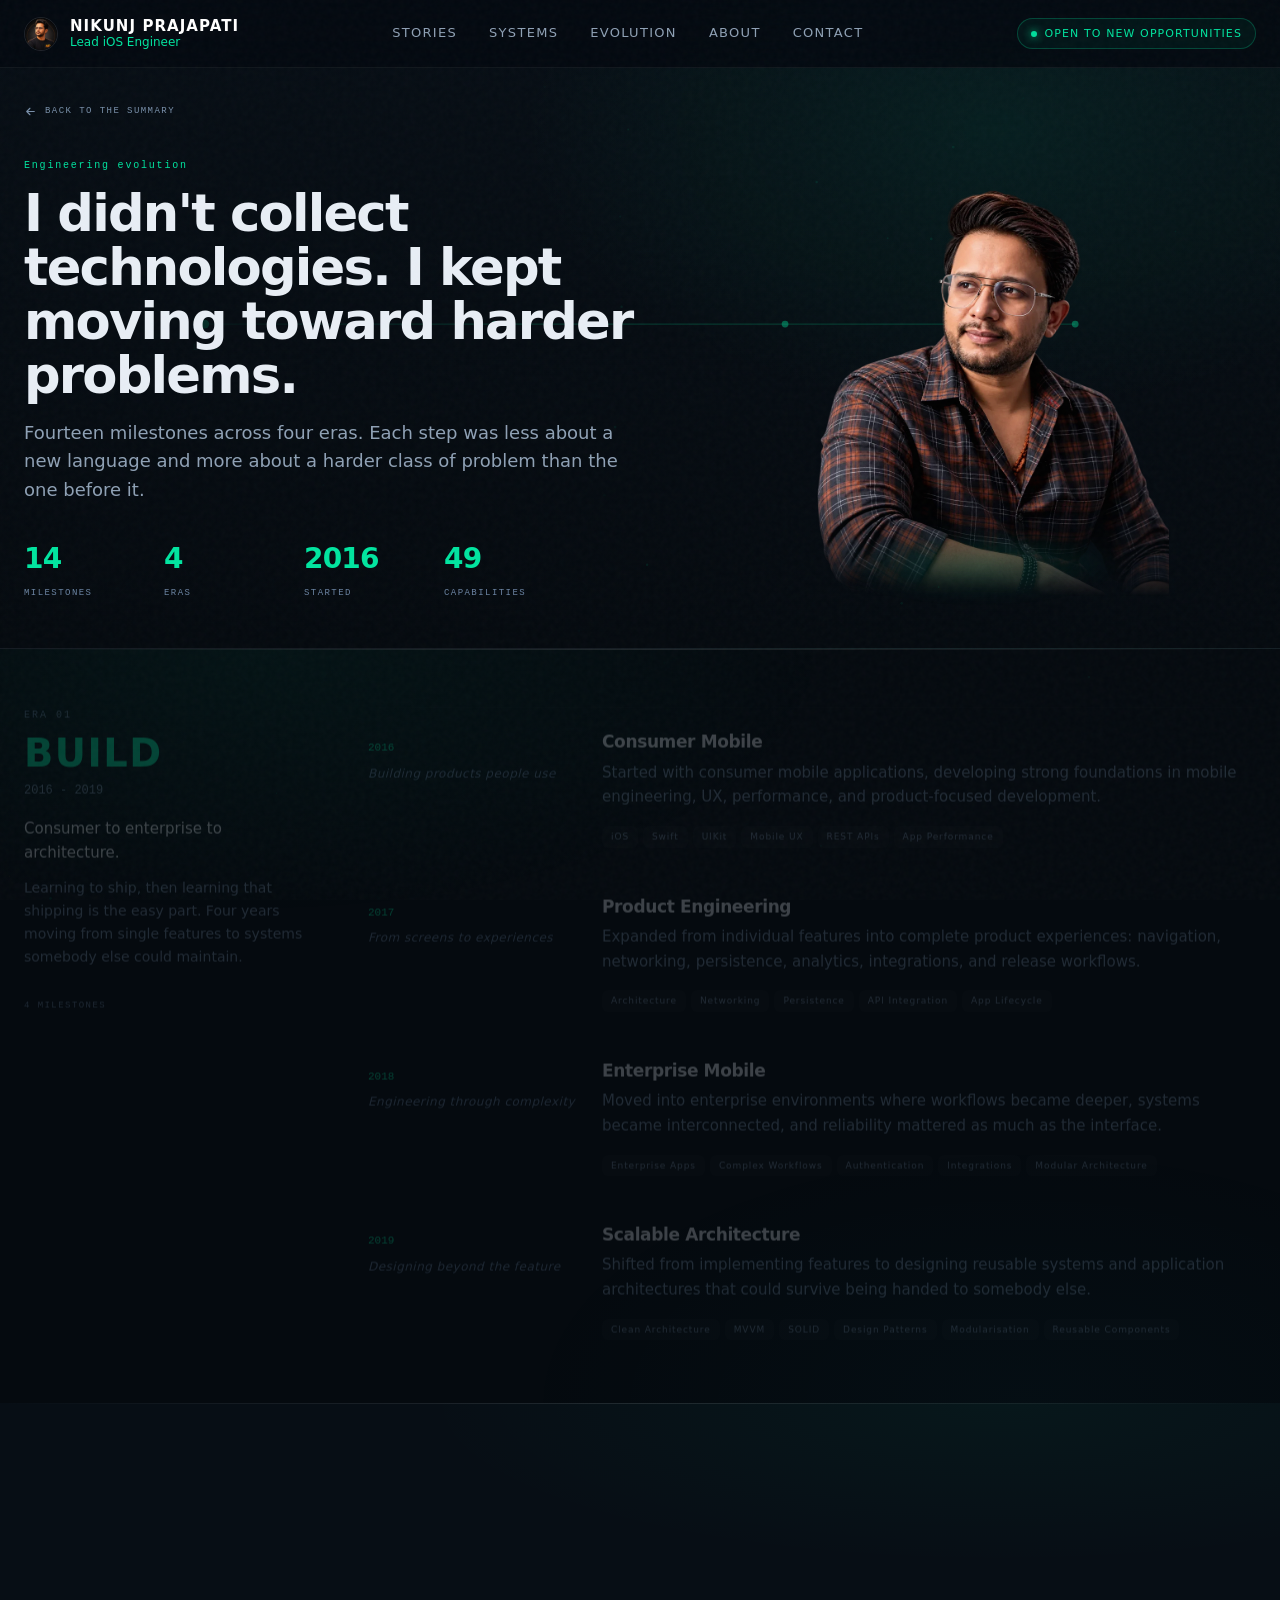
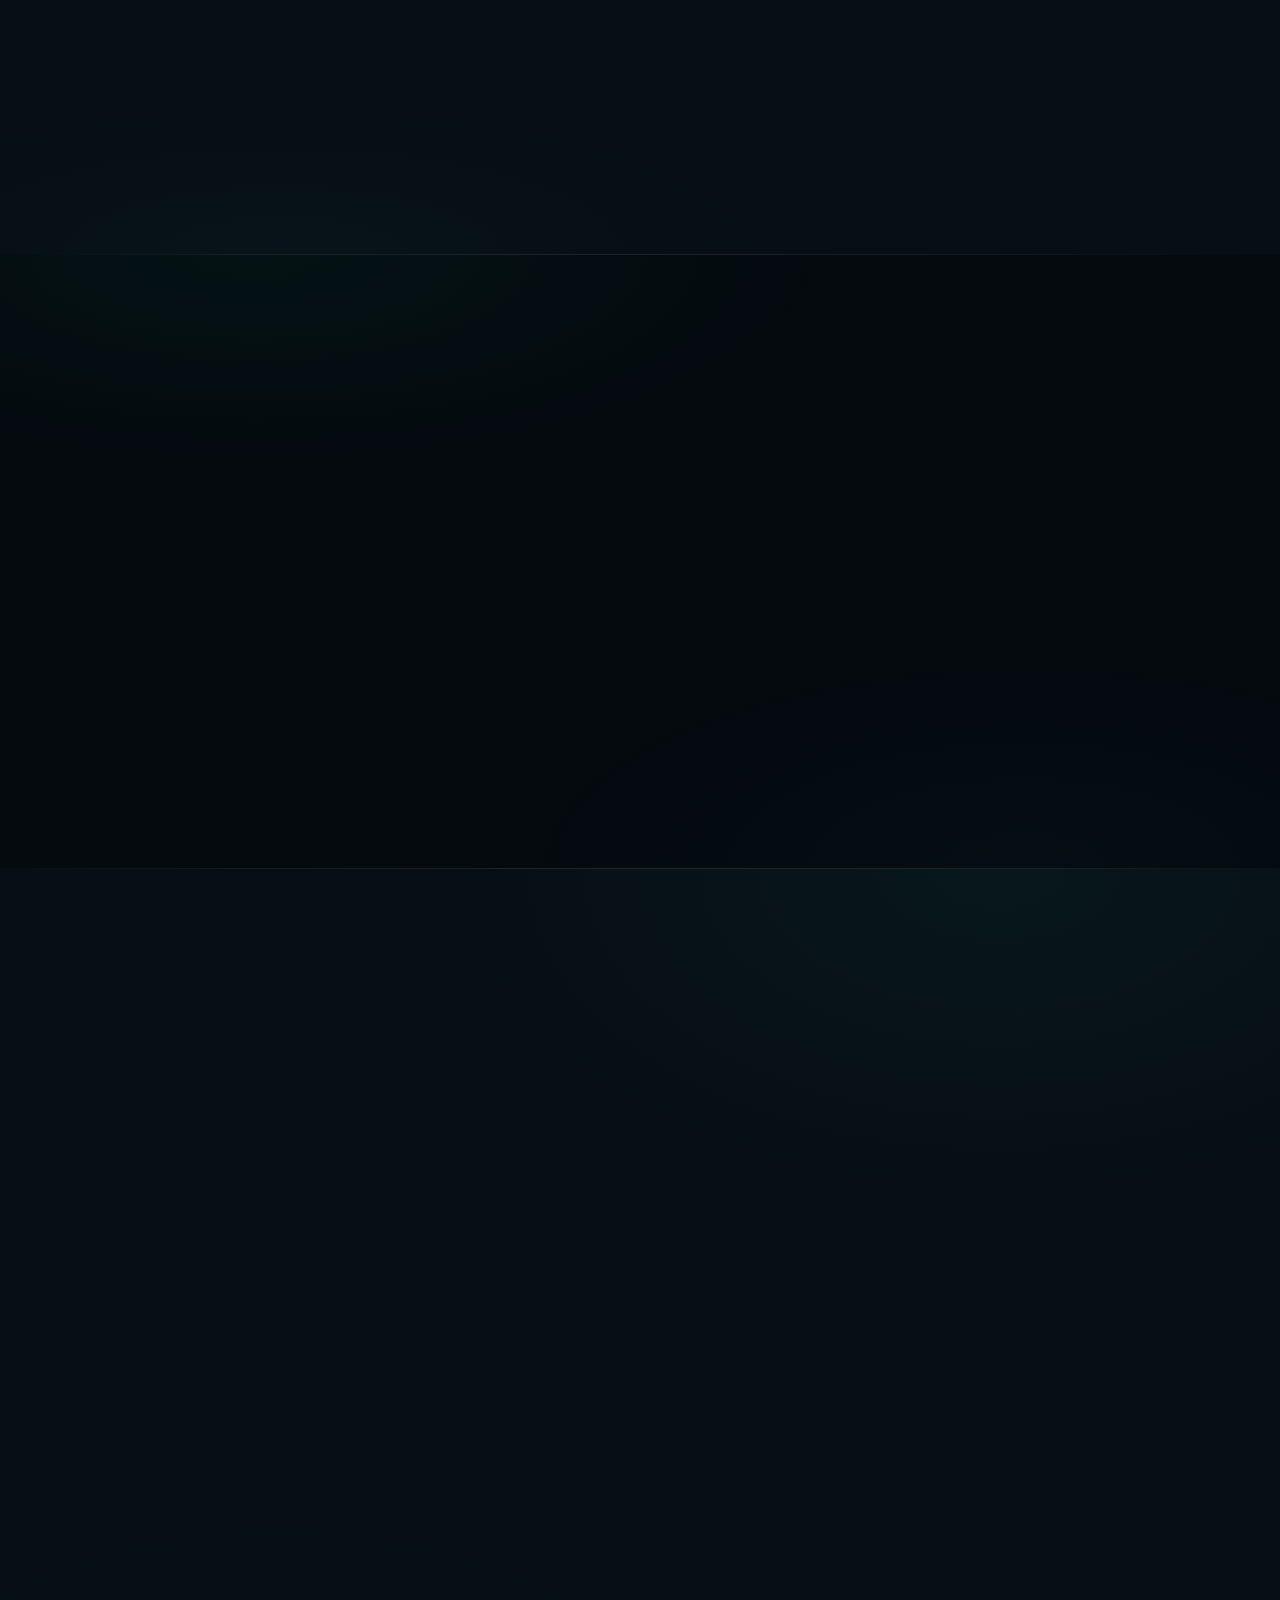
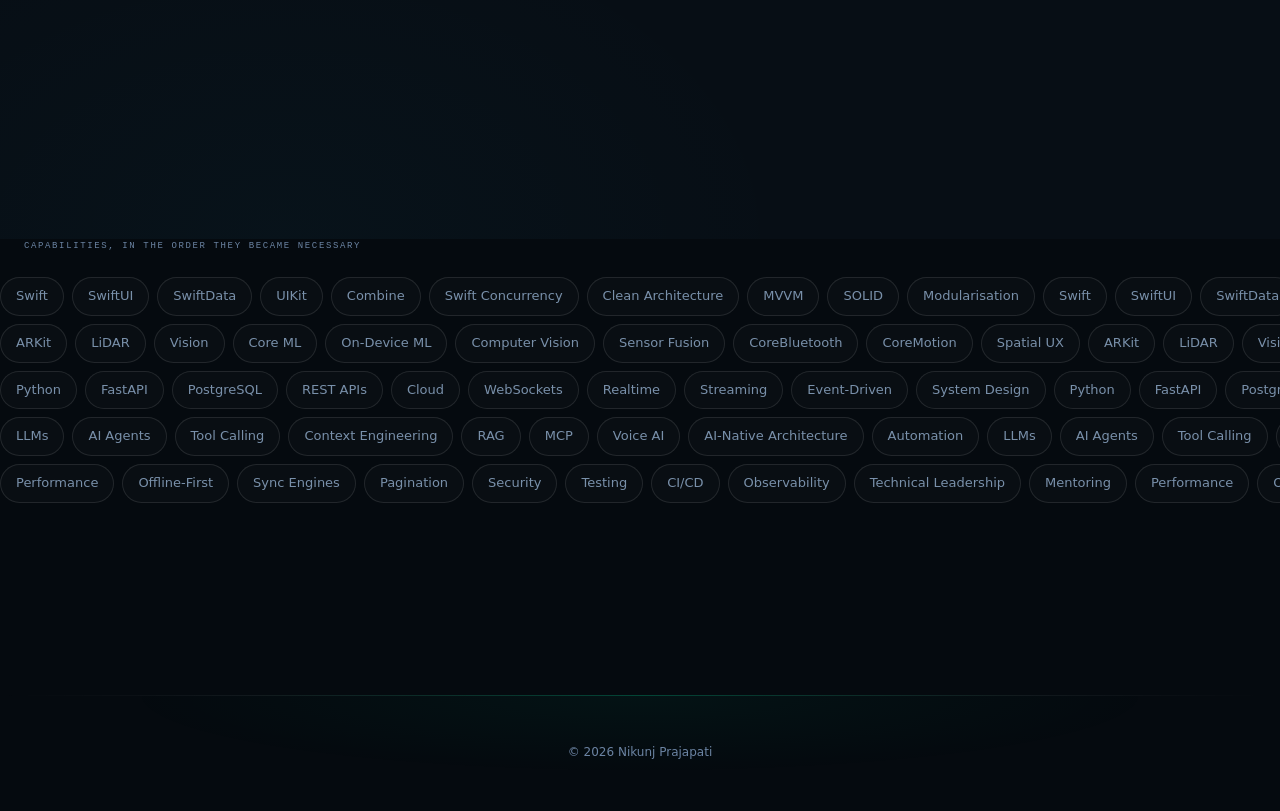
<file: evolution.html>
<!DOCTYPE html>
<html lang="en">
<head>
  <meta charset="UTF-8">
  <meta name="viewport" content="width=device-width, initial-scale=1">
  <title>Engineering Evolution · Nikunj Prajapati</title>
  <meta name="description" content="Fourteen milestones across four eras: consumer mobile, enterprise systems, offline-first architecture, spatial computing, on-device ML, real-time systems and agentic AI.">
  <link rel="canonical" href="https://nikunj-io.github.io/evolution.html">
  <meta name="robots" content="index, follow">
  <meta name="theme-color" content="#050a0f">
  <meta name="color-scheme" content="dark">
  <meta http-equiv="Content-Security-Policy"
        content="default-src 'self'; img-src 'self' data:; style-src 'self'; script-src 'self' 'sha256-1ybP10iZKlSYOHUz2MG0NFDvFhrYqnL5CnbDTDcym0k='; script-src-attr 'none'; font-src 'self'; connect-src 'none'; object-src 'none'; base-uri 'none'; form-action 'none'; frame-ancestors 'none'; upgrade-insecure-requests">
  <meta name="referrer" content="strict-origin-when-cross-origin">
  <meta property="og:type" content="profile">
  <meta property="og:title" content="Engineering Evolution · Nikunj Prajapati">
  <meta property="og:description" content="Fourteen milestones across four eras, from consumer mobile to AI-native systems.">
  <meta property="og:url" content="https://nikunj-io.github.io/evolution.html">
  <meta property="og:image" content="https://nikunj-io.github.io/assets/img/portrait.jpg">
  <meta name="twitter:card" content="summary_large_image">
  <link rel="icon" href="assets/img/favicon.svg" type="image/svg+xml">
  <link rel="stylesheet" href="css/site.css?v=38">
  <script type="application/ld+json">
  {
    "@context": "https://schema.org",
    "@type": "AboutPage",
    "name": "Engineering Evolution",
    "description": "Fourteen milestones across four eras, from consumer mobile to AI-native systems and technical leadership.",
    "about": { "@type": "Person", "name": "Nikunj Prajapati" },
    "isPartOf": { "@type": "WebSite", "name": "Nikunj Prajapati", "url": "https://nikunj-io.github.io/" }
  }
  </script>
</head>

<body class="story-page" data-mail-subject="Project enquiry">
  <a class="skip-link" href="#main">Skip to content</a>
  <canvas class="ambient" aria-hidden="true"></canvas>
  <header class="site-header">
    <div class="wrap">
      <a class="brand" href="index.html">
        <img class="brand__mark" src="assets/img/np-mark.webp" alt="" width="320" height="319" decoding="async">
        <span class="brand__text">
          <span class="brand__name">NIKUNJ PRAJAPATI</span>
          <span class="brand__role">
              <!-- The link's accessible name must not change as the label
                   rotates, so the rotating stack is aria-hidden and a fixed
                   title carries the name for assistive tech. -->
              <span class="sr-only">Lead iOS Engineer</span>
              <span class="brand__roles" aria-hidden="true"><i>Lead iOS Engineer</i><i>Principal iOS Engineer</i><i>Mobile Architect (iOS)</i><i>Staff iOS Engineer</i><i>Full Stack Engineer</i><i>Mobile Architecture Lead</i></span>
            </span>
        </span>
      </a>
      <button class="nav-toggle" type="button" aria-expanded="false" aria-controls="primary-nav" aria-label="Open menu">
        <svg width="20" height="20" viewBox="0 0 24 24" fill="none" stroke="currentColor" stroke-width="2" aria-hidden="true"><path d="M4 7h16M4 12h16M4 17h16" stroke-linecap="round"/></svg>
      </button>
      <nav class="nav" id="primary-nav" aria-label="Primary">
        <a class="nav__link" href="index.html#stories">STORIES</a>
        <a class="nav__link" href="index.html#systems">SYSTEMS</a>
        <a class="nav__link" href="index.html#evolution">EVOLUTION</a>
        <a class="nav__link" href="index.html#about">ABOUT</a>
        <a class="nav__link" href="index.html#contact">CONTACT</a>
      </nav>
      <a class="status-pill" href="index.html#contact">
        <span class="status-dot" aria-hidden="true"></span>OPEN TO NEW OPPORTUNITIES
      </a>
    </div>
  </header>

  <main id="main">
    <header class="sp__head">
      <!-- data transfer - packets crossing lanes -->
      <canvas class="sp__field" data-scene="1" aria-hidden="true"></canvas>
      <div class="wrap sp__headGrid">
        <div>
        <a class="sp__back" href="index.html#evolution">
          <svg viewBox="0 0 24 24" fill="none" stroke="currentColor" stroke-width="2" aria-hidden="true"><path d="M19 12H5M11 6l-6 6 6 6" stroke-linecap="round" stroke-linejoin="round"/></svg>
          Back to the summary
        </a>
        <p class="sp__gutter">Engineering evolution</p>
        <h1 class="sp__title">I didn't collect technologies. I kept moving toward harder problems.</h1>
        <p class="sp__lead">
          Fourteen milestones across four eras. Each step was less about a new language
          and more about a harder class of problem than the one before it.
        </p>
        <ul class="evoStats">
          <li><b>14</b><span>Milestones</span></li>
          <li><b>4</b><span>Eras</span></li>
          <li><b>2016</b><span>Started</span></li>
          <li><b>49</b><span>Capabilities</span></li>
        </ul>
        </div>

        <div class="evoPortrait" aria-hidden="true">
          <img src="assets/img/portrait-cutout.webp" alt="" width="1011" height="1100"
               loading="lazy" decoding="async">
        </div>
      </div>
    </header>

      <section class="eraBlock" id="era-01" aria-labelledby="era-01-t">
        <div class="wrap eraBlock__grid">
          <header class="eraBlock__head reveal">
            <p class="eraBlock__n">Era 01</p>
            <h2 class="eraBlock__name" id="era-01-t">BUILD</h2>
            <p class="eraBlock__span">2016 - 2019</p>
            <p class="eraBlock__arc">Consumer to enterprise to architecture.</p>
            <p class="eraBlock__summary">Learning to ship, then learning that shipping is the easy part. Four years moving from single features to systems somebody else could maintain.</p>
            <p class="eraBlock__count">4 milestones</p>
          </header>
          <ol class="miles reveal">
            <li class="mile">
              <div class="mile__meta">
                <span class="mile__year">2016</span>
                <span class="mile__sub">Building products people use</span>
              </div>
              <div class="mile__body">
                <h3 class="mile__title">Consumer Mobile</h3>
                <p class="mile__text">Started with consumer mobile applications, developing strong foundations in mobile engineering, UX, performance, and product-focused development.</p>
                <ul class="tags mile__focus"><li class="tag">iOS</li><li class="tag">Swift</li><li class="tag">UIKit</li><li class="tag">Mobile UX</li><li class="tag">REST APIs</li><li class="tag">App Performance</li></ul>
              </div>
            </li>
            <li class="mile">
              <div class="mile__meta">
                <span class="mile__year">2017</span>
                <span class="mile__sub">From screens to experiences</span>
              </div>
              <div class="mile__body">
                <h3 class="mile__title">Product Engineering</h3>
                <p class="mile__text">Expanded from individual features into complete product experiences: navigation, networking, persistence, analytics, integrations, and release workflows.</p>
                <ul class="tags mile__focus"><li class="tag">Architecture</li><li class="tag">Networking</li><li class="tag">Persistence</li><li class="tag">API Integration</li><li class="tag">App Lifecycle</li></ul>
              </div>
            </li>
            <li class="mile">
              <div class="mile__meta">
                <span class="mile__year">2018</span>
                <span class="mile__sub">Engineering through complexity</span>
              </div>
              <div class="mile__body">
                <h3 class="mile__title">Enterprise Mobile</h3>
                <p class="mile__text">Moved into enterprise environments where workflows became deeper, systems became interconnected, and reliability mattered as much as the interface.</p>
                <ul class="tags mile__focus"><li class="tag">Enterprise Apps</li><li class="tag">Complex Workflows</li><li class="tag">Authentication</li><li class="tag">Integrations</li><li class="tag">Modular Architecture</li></ul>
              </div>
            </li>
            <li class="mile">
              <div class="mile__meta">
                <span class="mile__year">2019</span>
                <span class="mile__sub">Designing beyond the feature</span>
              </div>
              <div class="mile__body">
                <h3 class="mile__title">Scalable Architecture</h3>
                <p class="mile__text">Shifted from implementing features to designing reusable systems and application architectures that could survive being handed to somebody else.</p>
                <ul class="tags mile__focus"><li class="tag">Clean Architecture</li><li class="tag">MVVM</li><li class="tag">SOLID</li><li class="tag">Design Patterns</li><li class="tag">Modularisation</li><li class="tag">Reusable Components</li></ul>
              </div>
            </li>
          </ol>
        </div>
      </section>
      <section class="eraBlock" id="era-02" aria-labelledby="era-02-t">
        <div class="wrap eraBlock__grid">
          <header class="eraBlock__head reveal">
            <p class="eraBlock__n">Era 02</p>
            <h2 class="eraBlock__name" id="era-02-t">SCALE</h2>
            <p class="eraBlock__span">2020 - 2021</p>
            <p class="eraBlock__arc">Resilience first, then the whole platform.</p>
            <p class="eraBlock__summary">Two years where the assumptions stopped holding. First connectivity, then the boundary between the app and everything behind it.</p>
            <p class="eraBlock__count">2 milestones</p>
          </header>
          <ol class="miles reveal">
            <li class="mile">
              <div class="mile__meta">
                <span class="mile__year">2020</span>
                <span class="mile__sub">Software for real conditions</span>
              </div>
              <div class="mile__body">
                <h3 class="mile__title">Field &amp; Offline Systems</h3>
                <p class="mile__text">Built systems that had to work beyond perfect connectivity, handling offline workflows, local persistence, synchronisation, retries, and real operational constraints.</p>
                <ul class="tags mile__focus"><li class="tag">Offline-First</li><li class="tag">Sync Engines</li><li class="tag">Local Databases</li><li class="tag">Background Processing</li><li class="tag">Resilience</li></ul>
              </div>
            </li>
            <li class="mile">
              <div class="mile__meta">
                <span class="mile__year">2021</span>
                <span class="mile__sub">Mobile became part of the platform</span>
              </div>
              <div class="mile__body">
                <h3 class="mile__title">Full-System Thinking</h3>
                <p class="mile__text">Expanded into backend services, APIs, databases, cloud workflows, and system-level architecture, connecting mobile experiences to platforms that could scale.</p>
                <ul class="tags mile__focus"><li class="tag">Python</li><li class="tag">FastAPI</li><li class="tag">PostgreSQL</li><li class="tag">REST APIs</li><li class="tag">Cloud Services</li><li class="tag">System Architecture</li></ul>
              </div>
            </li>
          </ol>
        </div>
      </section>
      <section class="eraBlock" id="era-03" aria-labelledby="era-03-t">
        <div class="wrap eraBlock__grid">
          <header class="eraBlock__head reveal">
            <p class="eraBlock__n">Era 03</p>
            <h2 class="eraBlock__name" id="era-03-t">INTELLIGENCE</h2>
            <p class="eraBlock__span">2022 - 2023</p>
            <p class="eraBlock__arc">The physical world, then the edge.</p>
            <p class="eraBlock__summary">Software started reading the room, literally. Depth, vision and models moved onto the device, and performance stopped being a nice-to-have.</p>
            <p class="eraBlock__count">3 milestones</p>
          </header>
          <ol class="miles reveal">
            <li class="mile">
              <div class="mile__meta">
                <span class="mile__year">2022</span>
                <span class="mile__sub">Digital meets physical</span>
              </div>
              <div class="mile__body">
                <h3 class="mile__title">Spatial Computing</h3>
                <p class="mile__text">Moved into spatial experiences using ARKit, LiDAR, computer vision, 3D environments, and sensor-driven interaction.</p>
                <ul class="tags mile__focus"><li class="tag">ARKit</li><li class="tag">LiDAR</li><li class="tag">3D</li><li class="tag">Vision</li><li class="tag">Computer Vision</li><li class="tag">Spatial UX</li></ul>
              </div>
            </li>
            <li class="mile">
              <div class="mile__meta">
                <span class="mile__year">2023</span>
                <span class="mile__sub">Bringing intelligence to the edge</span>
              </div>
              <div class="mile__body">
                <h3 class="mile__title">On-Device Intelligence</h3>
                <p class="mile__text">Integrated machine learning directly into applications, working with local inference, computer vision, and intelligent behaviour that does not depend entirely on the cloud.</p>
                <ul class="tags mile__focus"><li class="tag">Core ML</li><li class="tag">Vision</li><li class="tag">On-Device ML</li><li class="tag">Model Integration</li><li class="tag">Edge Intelligence</li></ul>
              </div>
            </li>
            <li class="mile">
              <div class="mile__meta">
                <span class="mile__year">2023</span>
                <span class="mile__sub">Making complex systems feel simple</span>
              </div>
              <div class="mile__body">
                <h3 class="mile__title">High-Performance Systems</h3>
                <p class="mile__text">Deepened focus on performance: memory, rendering, data access, pagination, concurrency, synchronisation, and interfaces that stay responsive under load.</p>
                <ul class="tags mile__focus"><li class="tag">Swift Concurrency</li><li class="tag">Performance Engineering</li><li class="tag">Memory Optimisation</li><li class="tag">Pagination</li><li class="tag">Reactive Systems</li></ul>
              </div>
            </li>
          </ol>
        </div>
      </section>
      <section class="eraBlock" id="era-04" aria-labelledby="era-04-t">
        <div class="wrap eraBlock__grid">
          <header class="eraBlock__head reveal">
            <p class="eraBlock__n">Era 04</p>
            <h2 class="eraBlock__name" id="era-04-t">ACT</h2>
            <p class="eraBlock__span">2024 - today</p>
            <p class="eraBlock__arc">From responding to deciding, then leading.</p>
            <p class="eraBlock__summary">Systems that answer in real time, then systems that decide and act. And the part that is not code at all.</p>
            <p class="eraBlock__count">5 milestones</p>
          </header>
          <ol class="miles reveal">
            <li class="mile">
              <div class="mile__meta">
                <span class="mile__year">2024</span>
                <span class="mile__sub">Systems that respond instantly</span>
              </div>
              <div class="mile__body">
                <h3 class="mile__title">Real-Time Systems</h3>
                <p class="mile__text">Expanded into real-time communication and event-driven experiences, connecting live data, voice, streaming, and sockets to interactive behaviour.</p>
                <ul class="tags mile__focus"><li class="tag">WebSockets</li><li class="tag">Realtime Communication</li><li class="tag">Streaming</li><li class="tag">Voice</li><li class="tag">Event-Driven Systems</li></ul>
              </div>
            </li>
            <li class="mile">
              <div class="mile__meta">
                <span class="mile__year">2024</span>
                <span class="mile__sub">From answers to actions</span>
              </div>
              <div class="mile__body">
                <h3 class="mile__title">Agentic AI</h3>
                <p class="mile__text">Moved beyond conversational AI toward systems that understand context, coordinate tools, reason through a workflow, and carry out the result.</p>
                <ul class="tags mile__focus"><li class="tag">LLMs</li><li class="tag">AI Agents</li><li class="tag">Tool Calling</li><li class="tag">Context Engineering</li><li class="tag">AI Workflows</li><li class="tag">Voice AI</li></ul>
              </div>
            </li>
            <li class="mile">
              <div class="mile__meta">
                <span class="mile__year">2025</span>
                <span class="mile__sub">AI as architecture, not a feature</span>
              </div>
              <div class="mile__body">
                <h3 class="mile__title">AI-Native Engineering</h3>
                <p class="mile__text">Began treating AI as an architectural capability rather than an isolated feature, combining intelligent interfaces, automation, agents, data, and ordinary software engineering.</p>
                <ul class="tags mile__focus"><li class="tag">AI-Native Architecture</li><li class="tag">Agent Systems</li><li class="tag">AI UX</li><li class="tag">Automation</li><li class="tag">Intelligent Platforms</li></ul>
              </div>
            </li>
            <li class="mile">
              <div class="mile__meta">
                <span class="mile__year">Today</span>
                <span class="mile__sub">Designing the whole system</span>
              </div>
              <div class="mile__body">
                <h3 class="mile__title">Solution Architecture</h3>
                <p class="mile__text">Working across product, mobile, backend, AI, infrastructure, performance, and developer experience, turning complex requirements into systems that scale.</p>
                <ul class="tags mile__focus"><li class="tag">Solution Architecture</li><li class="tag">System Design</li><li class="tag">Cloud</li><li class="tag">Mobile</li><li class="tag">AI</li><li class="tag">Security</li><li class="tag">Scalability</li></ul>
              </div>
            </li>
            <li class="mile">
              <div class="mile__meta">
                <span class="mile__year">Today</span>
                <span class="mile__sub">Multiplying engineering impact</span>
              </div>
              <div class="mile__body">
                <h3 class="mile__title">Technical Leadership</h3>
                <p class="mile__text">Beyond writing code: technical direction, architecture decisions, engineering standards, mentoring, design systems, quality, and long-term maintainability.</p>
                <ul class="tags mile__focus"><li class="tag">Technical Leadership</li><li class="tag">Mentoring</li><li class="tag">Architecture Reviews</li><li class="tag">Engineering Standards</li><li class="tag">Design Systems</li><li class="tag">Delivery</li></ul>
              </div>
            </li>
          </ol>
        </div>
      </section>

    <div class="constellation" aria-label="Technologies and disciplines">
      <p class="wrap constellation__label">Capabilities, in the order they became necessary</p>
        <div class="marquee marquee--fwd">
          <ul class="marquee__track"><li class="cchip">Swift</li><li class="cchip">SwiftUI</li><li class="cchip">SwiftData</li><li class="cchip">UIKit</li><li class="cchip">Combine</li><li class="cchip">Swift Concurrency</li><li class="cchip">Clean Architecture</li><li class="cchip">MVVM</li><li class="cchip">SOLID</li><li class="cchip">Modularisation</li><li class="cchip" aria-hidden="true">Swift</li><li class="cchip" aria-hidden="true">SwiftUI</li><li class="cchip" aria-hidden="true">SwiftData</li><li class="cchip" aria-hidden="true">UIKit</li><li class="cchip" aria-hidden="true">Combine</li><li class="cchip" aria-hidden="true">Swift Concurrency</li><li class="cchip" aria-hidden="true">Clean Architecture</li><li class="cchip" aria-hidden="true">MVVM</li><li class="cchip" aria-hidden="true">SOLID</li><li class="cchip" aria-hidden="true">Modularisation</li></ul>
      </div>
        <div class="marquee marquee--rev">
          <ul class="marquee__track"><li class="cchip">ARKit</li><li class="cchip">LiDAR</li><li class="cchip">Vision</li><li class="cchip">Core ML</li><li class="cchip">On-Device ML</li><li class="cchip">Computer Vision</li><li class="cchip">Sensor Fusion</li><li class="cchip">CoreBluetooth</li><li class="cchip">CoreMotion</li><li class="cchip">Spatial UX</li><li class="cchip" aria-hidden="true">ARKit</li><li class="cchip" aria-hidden="true">LiDAR</li><li class="cchip" aria-hidden="true">Vision</li><li class="cchip" aria-hidden="true">Core ML</li><li class="cchip" aria-hidden="true">On-Device ML</li><li class="cchip" aria-hidden="true">Computer Vision</li><li class="cchip" aria-hidden="true">Sensor Fusion</li><li class="cchip" aria-hidden="true">CoreBluetooth</li><li class="cchip" aria-hidden="true">CoreMotion</li><li class="cchip" aria-hidden="true">Spatial UX</li></ul>
      </div>
        <div class="marquee marquee--fwd">
          <ul class="marquee__track"><li class="cchip">Python</li><li class="cchip">FastAPI</li><li class="cchip">PostgreSQL</li><li class="cchip">REST APIs</li><li class="cchip">Cloud</li><li class="cchip">WebSockets</li><li class="cchip">Realtime</li><li class="cchip">Streaming</li><li class="cchip">Event-Driven</li><li class="cchip">System Design</li><li class="cchip" aria-hidden="true">Python</li><li class="cchip" aria-hidden="true">FastAPI</li><li class="cchip" aria-hidden="true">PostgreSQL</li><li class="cchip" aria-hidden="true">REST APIs</li><li class="cchip" aria-hidden="true">Cloud</li><li class="cchip" aria-hidden="true">WebSockets</li><li class="cchip" aria-hidden="true">Realtime</li><li class="cchip" aria-hidden="true">Streaming</li><li class="cchip" aria-hidden="true">Event-Driven</li><li class="cchip" aria-hidden="true">System Design</li></ul>
      </div>
        <div class="marquee marquee--rev">
          <ul class="marquee__track"><li class="cchip">LLMs</li><li class="cchip">AI Agents</li><li class="cchip">Tool Calling</li><li class="cchip">Context Engineering</li><li class="cchip">RAG</li><li class="cchip">MCP</li><li class="cchip">Voice AI</li><li class="cchip">AI-Native Architecture</li><li class="cchip">Automation</li><li class="cchip" aria-hidden="true">LLMs</li><li class="cchip" aria-hidden="true">AI Agents</li><li class="cchip" aria-hidden="true">Tool Calling</li><li class="cchip" aria-hidden="true">Context Engineering</li><li class="cchip" aria-hidden="true">RAG</li><li class="cchip" aria-hidden="true">MCP</li><li class="cchip" aria-hidden="true">Voice AI</li><li class="cchip" aria-hidden="true">AI-Native Architecture</li><li class="cchip" aria-hidden="true">Automation</li></ul>
      </div>
        <div class="marquee marquee--fwd">
          <ul class="marquee__track"><li class="cchip">Performance</li><li class="cchip">Offline-First</li><li class="cchip">Sync Engines</li><li class="cchip">Pagination</li><li class="cchip">Security</li><li class="cchip">Testing</li><li class="cchip">CI/CD</li><li class="cchip">Observability</li><li class="cchip">Technical Leadership</li><li class="cchip">Mentoring</li><li class="cchip" aria-hidden="true">Performance</li><li class="cchip" aria-hidden="true">Offline-First</li><li class="cchip" aria-hidden="true">Sync Engines</li><li class="cchip" aria-hidden="true">Pagination</li><li class="cchip" aria-hidden="true">Security</li><li class="cchip" aria-hidden="true">Testing</li><li class="cchip" aria-hidden="true">CI/CD</li><li class="cchip" aria-hidden="true">Observability</li><li class="cchip" aria-hidden="true">Technical Leadership</li><li class="cchip" aria-hidden="true">Mentoring</li></ul>
      </div>
    </div>

    <div class="wrap sp__cta reveal">
      <p class="sp__ctaTitle">Working on something at this end of the scale?</p>
      <a class="btn js-mail" href="https://www.linkedin.com/in/nikunjprajapati" target="_blank" rel="noopener noreferrer">
        LET'S TALK
        <svg viewBox="0 0 24 24" fill="none" stroke="currentColor" stroke-width="2" aria-hidden="true"><path d="M17 8l4 4m0 0l-4 4m4-4H3" stroke-linecap="round" stroke-linejoin="round"/></svg>
      </a>
    </div>
  </main>

  <footer class="site-footer">
    <p>© <span class="js-year">2026</span> Nikunj Prajapati</p>
  </footer>
  <script src="js/site.js?v=38" defer></script>
</body>
</html>
</file>
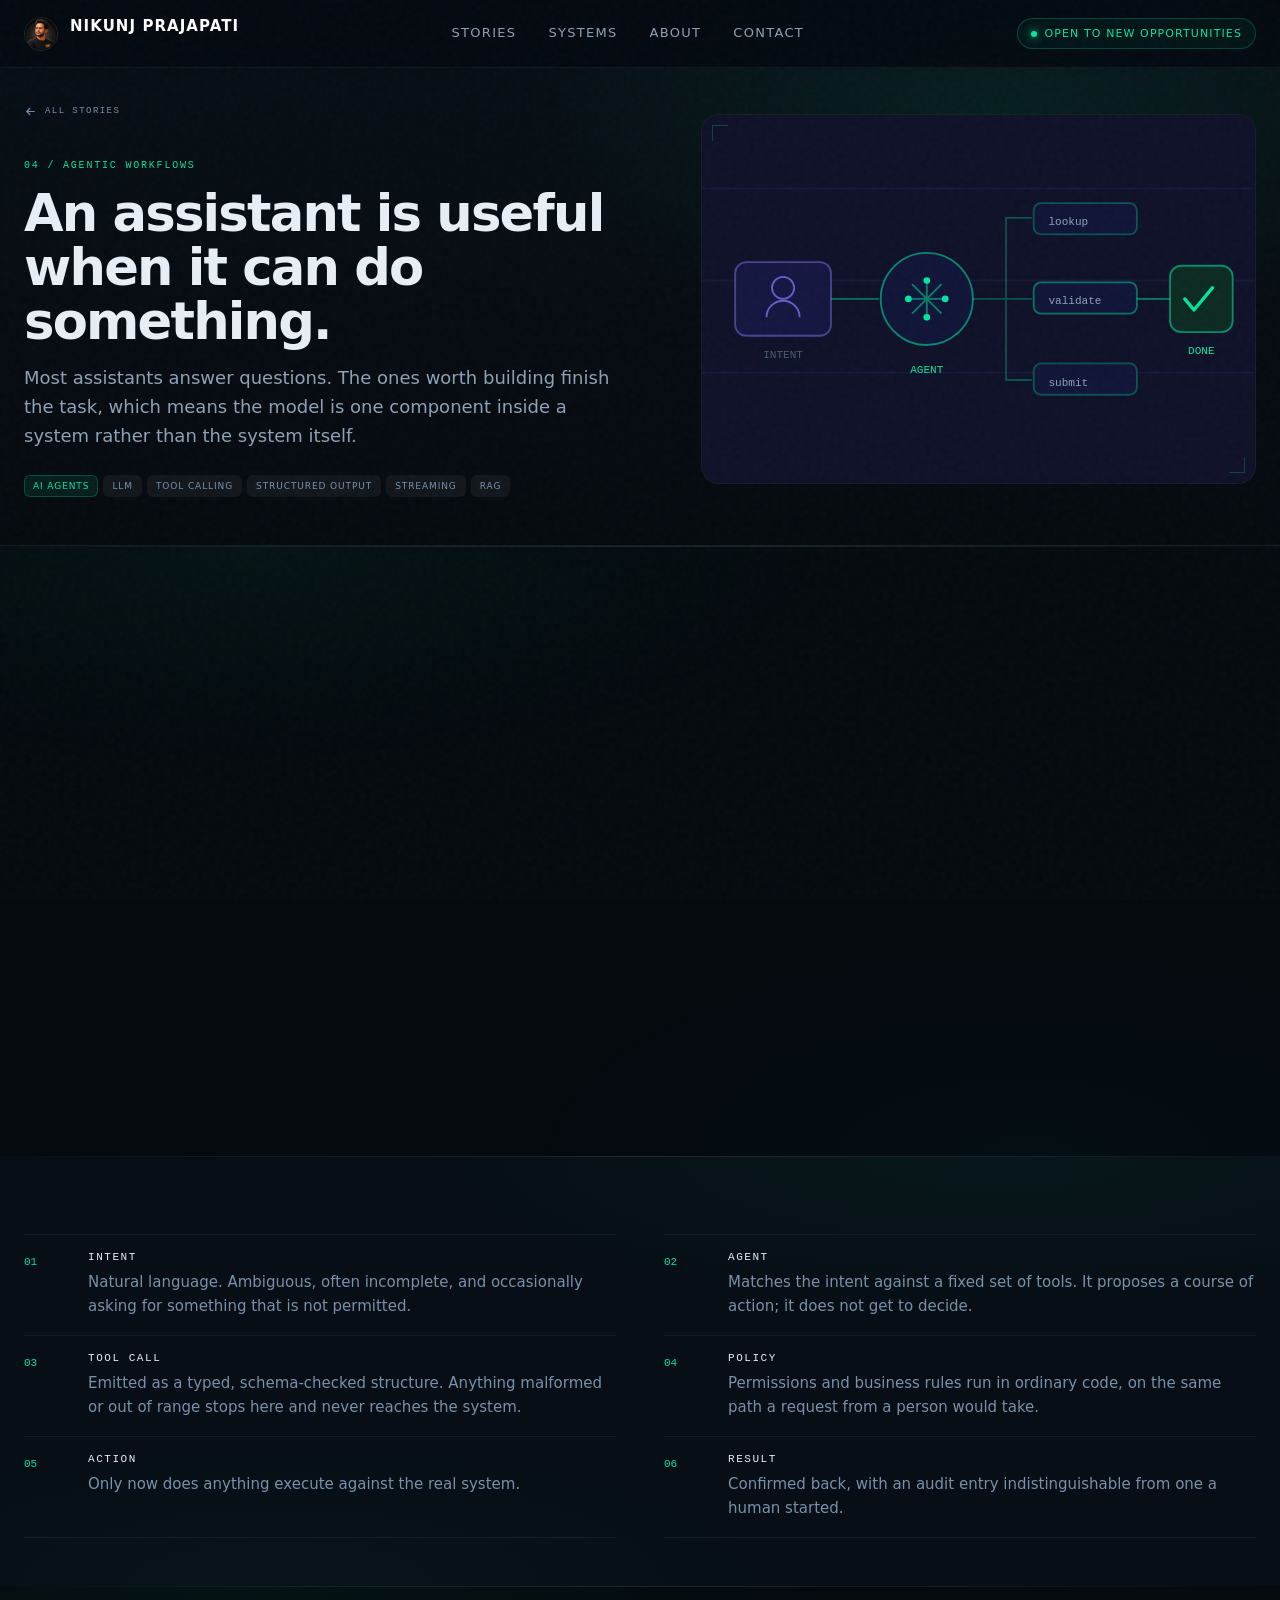
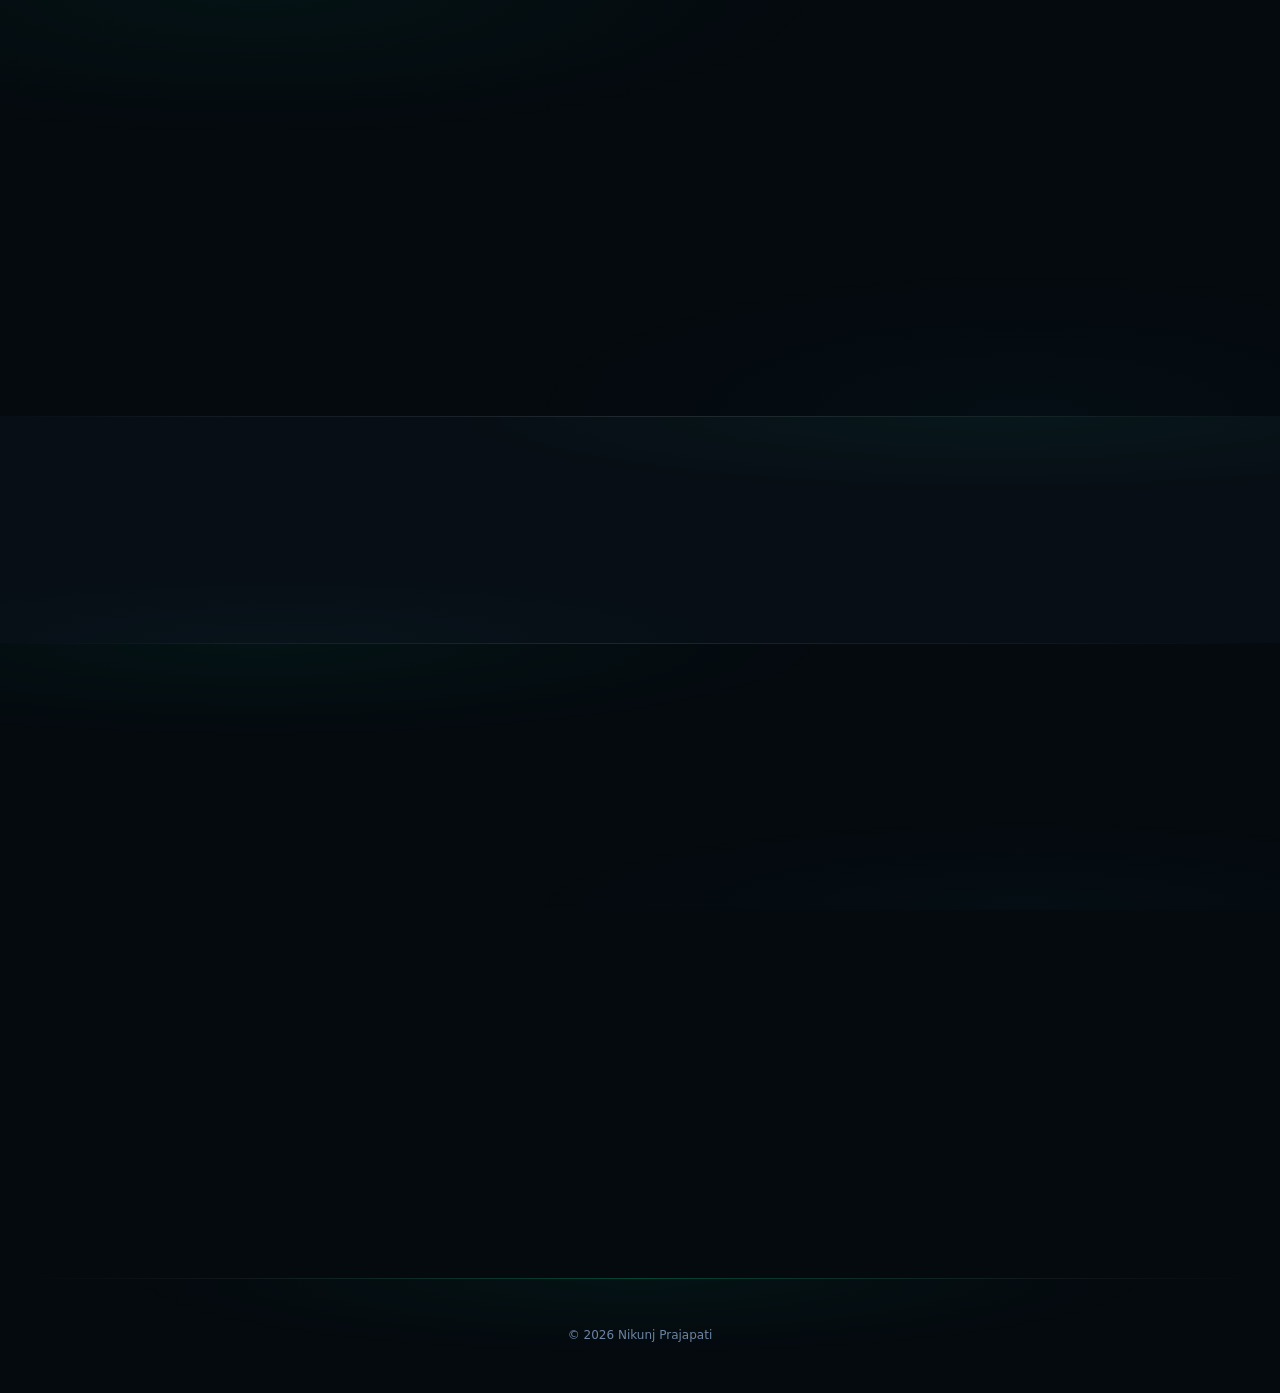
<file: stories/agentic-workflows.html>
<!DOCTYPE html>
<html lang="en">
<head>
  <meta charset="UTF-8">
  <meta name="viewport" content="width=device-width, initial-scale=1">
  <title>An assistant is useful when it can do something. · Nikunj Prajapati</title>
  <meta name="description" content="Most assistants answer questions. The ones worth building finish the task,
            which means the model is one component inside a system rather than t">
  <link rel="canonical" href="https://nikunj-io.github.io/stories/agentic-workflows.html">
  <meta name="robots" content="index, follow">
  <meta name="theme-color" content="#050a0f">
  <meta name="color-scheme" content="dark">
  <meta http-equiv="Content-Security-Policy"
        content="default-src 'self'; img-src 'self' data:; style-src 'self'; script-src 'self' 'sha256-XHQfvvJ8L01ZRmhJaGF7r7pSvhWwRSj6HP5irB69Ruk='; script-src-attr 'none'; font-src 'self'; connect-src 'none'; object-src 'none'; base-uri 'none'; form-action 'none'; frame-ancestors 'none'; upgrade-insecure-requests">
  <meta name="referrer" content="strict-origin-when-cross-origin">
  <meta property="og:type" content="article">
  <meta property="og:title" content="An assistant is useful when it can do something.">
  <meta property="og:description" content="Most assistants answer questions. The ones worth building finish the task,
            which means the model is one component inside a system rather than t">
  <meta property="og:url" content="https://nikunj-io.github.io/stories/agentic-workflows.html">
  <meta property="og:image" content="https://nikunj-io.github.io/assets/img/portrait.jpg">
  <meta name="twitter:card" content="summary_large_image">
  <link rel="icon" href="../assets/img/favicon.svg" type="image/svg+xml">
  <link rel="stylesheet" href="../css/site.css?v=38">
  <script type="application/ld+json">
  {
    "@context": "https://schema.org",
    "@type": "Article",
    "headline": "An assistant is useful when it can do something.",
    "description": "Most assistants answer questions. The ones worth building finish the task,
            which means the model is one component inside a system rather than the
            system its",
    "author": { "@type": "Person", "name": "Nikunj Prajapati" },
    "isPartOf": { "@type": "WebSite", "name": "Nikunj Prajapati", "url": "https://nikunj-io.github.io/" }
  }
  </script>
</head>

<body class="story-page" data-mail-subject="Project enquiry: Agentic workflows">
  <a class="skip-link" href="#main">Skip to content</a>
  <canvas class="ambient" aria-hidden="true"></canvas>
  <header class="site-header">
    <div class="wrap">
      <a class="brand" href="../index.html">
        <img class="brand__mark" src="../assets/img/np-mark.webp" alt="" width="320" height="319" decoding="async">
        <span class="brand__text">
          <span class="brand__name">NIKUNJ PRAJAPATI</span>
          <span class="brand__role">
              <!-- The link's accessible name must not change as the label
                   rotates, so the rotating stack is aria-hidden and a fixed
                   title carries the name for assistive tech. -->
              <span class="sr-only">Lead iOS Engineer</span>
              <span class="brand__roles" aria-hidden="true"><i>Lead iOS Engineer</i><i>Principal iOS Engineer</i><i>Mobile Architect (iOS)</i><i>Staff iOS Engineer</i><i>Full Stack Engineer</i><i>Mobile Architecture Lead</i></span>
            </span>
        </span>
      </a>
      <button class="nav-toggle" type="button" aria-expanded="false" aria-controls="primary-nav" aria-label="Open menu">
        <svg width="20" height="20" viewBox="0 0 24 24" fill="none" stroke="currentColor" stroke-width="2" aria-hidden="true"><path d="M4 7h16M4 12h16M4 17h16" stroke-linecap="round"/></svg>
      </button>
      <nav class="nav" id="primary-nav" aria-label="Primary">
        <a class="nav__link" href="../index.html#stories">STORIES</a>
        <a class="nav__link" href="../index.html#systems">SYSTEMS</a>
        <a class="nav__link" href="../index.html#about">ABOUT</a>
        <a class="nav__link" href="../index.html#contact">CONTACT</a>
      </nav>
      <a class="status-pill" href="../index.html#contact">
        <span class="status-dot" aria-hidden="true"></span>OPEN TO NEW OPPORTUNITIES
      </a>
    </div>
  </header>

  <main id="main">
    <article class="sp">
      <header class="sp__head">
      <!-- agent pipeline - a pulse travelling the stages -->
      <canvas class="sp__field" data-scene="3" aria-hidden="true"></canvas>
        <div class="wrap sp__headGrid">
          <div>
            <a class="sp__back" href="../index.html#stories">
              <svg viewBox="0 0 24 24" fill="none" stroke="currentColor" stroke-width="2" aria-hidden="true"><path d="M19 12H5M11 6l-6 6 6 6" stroke-linecap="round" stroke-linejoin="round"/></svg>
              All stories
            </a>
            <p class="sp__gutter">04 / AGENTIC WORKFLOWS</p>
            <h1 class="sp__title">An assistant is useful when it can do something.</h1>
            <p class="sp__lead">Most assistants answer questions. The ones worth building finish the task,
            which means the model is one component inside a system rather than the
            system itself.</p>
            <ul class="tags sp__tags"><li class="tag tag--accent">AI AGENTS</li><li class="tag">LLM</li>
            <li class="tag">TOOL CALLING</li><li class="tag">STRUCTURED OUTPUT</li>
            <li class="tag">STREAMING</li><li class="tag">RAG</li></ul>
          </div>
          <div class="sp__art" aria-hidden="true"><svg viewBox="0 0 300 200" preserveAspectRatio="xMidYMid slice" aria-hidden="true">
  <rect width="300" height="200" fill="#0f1128"/>
  <g fill="none" stroke="#7c6cf5" stroke-opacity=".08"><path d="M0 40h300M0 90h300M0 140h300"/></g>
  <rect x="18" y="80" width="52" height="40" rx="6" fill="#141640" stroke="#8b7cff" stroke-opacity=".45"/>
  <circle cx="44" cy="94" r="6" fill="none" stroke="#8b7cff" stroke-opacity=".7"/>
  <path d="M35 110a9 9 0 0 1 18 0" fill="none" stroke="#8b7cff" stroke-opacity=".7"/>
  <text x="44" y="132" text-anchor="middle" font-family="ui-monospace,monospace" font-size="6" fill="#4b5c72">INTENT</text>
  <path d="M70 100h26" stroke="#00e5a0" stroke-opacity=".45"/>
  <circle cx="122" cy="100" r="25" fill="#101538" stroke="#00e5a0" stroke-opacity=".55"/>
  <g stroke="#00e5a0" stroke-opacity=".5" fill="none"><path d="M112 100h20M122 90v20M114 92l16 16M130 92l-16 16"/></g>
  <g fill="#00e5a0"><circle cx="122" cy="90" r="1.8"/><circle cx="122" cy="110" r="1.8"/><circle cx="112" cy="100" r="1.8"/><circle cx="132" cy="100" r="1.8"/></g>
  <text x="122" y="140" text-anchor="middle" font-family="ui-monospace,monospace" font-size="6" fill="#00e5a0">AGENT</text>
  <g stroke="#00e5a0" stroke-opacity=".3" fill="none"><path d="M147 100h18M165 100V56h14M165 100v44h14M165 100h14"/></g>
  <g font-family="ui-monospace,monospace" font-size="6" fill="#8fa1b5">
    <rect x="180" y="48" width="56" height="17" rx="4" fill="#101538" stroke="#00e5a0" stroke-opacity=".3"/><text x="188" y="60">lookup</text>
    <rect x="180" y="91" width="56" height="17" rx="4" fill="#101538" stroke="#00e5a0" stroke-opacity=".45"/><text x="188" y="103">validate</text>
    <rect x="180" y="135" width="56" height="17" rx="4" fill="#101538" stroke="#00e5a0" stroke-opacity=".3"/><text x="188" y="147">submit</text>
  </g>
  <path d="M236 100h18" stroke="#00e5a0" stroke-opacity=".5"/>
  <rect x="254" y="82" width="34" height="36" rx="6" fill="#0c2a22" stroke="#00e5a0" stroke-opacity=".55"/>
  <path d="M262 100l5 6 10-12" stroke="#00e5a0" stroke-width="1.8" fill="none" stroke-linecap="round" stroke-linejoin="round"/>
  <text x="271" y="130" text-anchor="middle" font-family="ui-monospace,monospace" font-size="6" fill="#00e5a0">DONE</text>
</svg></div>
        </div>
      </header>

      <!-- The problem, beside the state diagram it describes -->
      <section class="band">
        <div class="wrap band__grid">
          <div class="band__text reveal">
            <h2 class="band__label">The problem</h2>
            <p>Once a model can trigger real actions, the engineering problem stops being
              about prompts. It becomes a question of boundaries. Which tools exist, what
              each one is allowed to touch, what gets checked before anything commits, and
              what happens when the model is confidently wrong.</p>
          </div>
          <figure class="figpanel reveal"><figcaption class="figpanel__cap"><span>Fig. 07 / Agent pipeline</span><span>Model proposes, code decides</span></figcaption>
          <div class="agent">
            <div class="agent__step"><p class="agent__label">Intent</p><p class="agent__value">Natural language, ambiguous</p></div>
            <span class="agent__rail" aria-hidden="true"></span>
            <div class="agent__step"><p class="agent__label">Agent</p><p class="agent__value">Matches intent to available tools</p></div>
            <span class="agent__rail" aria-hidden="true"></span>
            <div class="agent__step"><p class="agent__label">Tool call</p><p class="agent__value">Structured, schema-checked, typed</p></div>
            <span class="agent__rail" aria-hidden="true"></span>
            <div class="agent__step"><p class="agent__label">Policy</p><p class="agent__value">Permissions and business rules, ordinary code</p></div>
            <span class="agent__rail" aria-hidden="true"></span>
            <div class="agent__step"><p class="agent__label">Action</p><p class="agent__value">Runs against the real system</p></div>
            <span class="agent__rail" aria-hidden="true"></span>
            <div class="agent__step"><p class="agent__label">Result</p><p class="agent__value">Confirmed back, with an audit trail</p></div>
          </div></figure>
        </div>
      </section>

      <!-- Step-by-step walk through that diagram -->
      <section class="band band--alt">
        <div class="wrap">
          <h2 class="band__label reveal">How a request becomes an action</h2>
          <ol class="steps">
            <li class="step">
              <span class="step__n">01</span>
              <div class="step__body">
                <h3 class="step__name">INTENT</h3>
                <p class="step__text">Natural language. Ambiguous, often incomplete, and occasionally asking for something that is not permitted.</p>
              </div>
            </li>
            <li class="step">
              <span class="step__n">02</span>
              <div class="step__body">
                <h3 class="step__name">AGENT</h3>
                <p class="step__text">Matches the intent against a fixed set of tools. It proposes a course of action; it does not get to decide.</p>
              </div>
            </li>
            <li class="step">
              <span class="step__n">03</span>
              <div class="step__body">
                <h3 class="step__name">TOOL CALL</h3>
                <p class="step__text">Emitted as a typed, schema-checked structure. Anything malformed or out of range stops here and never reaches the system.</p>
              </div>
            </li>
            <li class="step">
              <span class="step__n">04</span>
              <div class="step__body">
                <h3 class="step__name">POLICY</h3>
                <p class="step__text">Permissions and business rules run in ordinary code, on the same path a request from a person would take.</p>
              </div>
            </li>
            <li class="step">
              <span class="step__n">05</span>
              <div class="step__body">
                <h3 class="step__name">ACTION</h3>
                <p class="step__text">Only now does anything execute against the real system.</p>
              </div>
            </li>
            <li class="step">
              <span class="step__n">06</span>
              <div class="step__body">
                <h3 class="step__name">RESULT</h3>
                <p class="step__text">Confirmed back, with an audit entry indistinguishable from one a human started.</p>
              </div>
            </li>
          </ol>
        </div>
      </section>

      <!-- The approach, beside the architecture diagram -->
      <section class="band">
        <div class="wrap band__grid band__grid--flip">
          <figure class="figpanel reveal"><figcaption class="figpanel__cap mt-3"><span>Fig. 08 / Failure boundary</span><span>Safe by construction</span></figcaption>
          <div class="flow">
            <p class="flow__step">MODEL UNCERTAIN <b>low confidence</b></p>
            <span class="flow__arrow" aria-hidden="true"></span>
            <p class="flow__step flow__step--alert">VALIDATION REJECTS <b>before execution</b></p>
            <span class="flow__arrow" aria-hidden="true"></span>
            <p class="flow__step flow__step--work">ASK, DON'T ACT <b>no silent failure</b></p>
          </div></figure>
          <div class="band__text reveal">
            <h2 class="band__label">The approach</h2>
            <p>So the model proposes and the code decides. Intent gets parsed into a
              structured call against a fixed set of tools. Business rules validate that
              call in ordinary code, the same rules guarding every other path into the
              system. Only then does anything run.</p>
            <p>That boundary is what makes the feature shippable. It keeps the worst case
              at "I couldn't do that" instead of an action nobody authorised, and the audit
              trail comes out identical whether a person or an agent started the work.</p>
            <p class="pull">The chat is the easy half. Everything that has to be true before an action
            runs, that's the work.</p>
          </div>
        </div>
      </section>

      <!-- What was actually difficult -->
      <section class="band band--alt">
        <div class="wrap sp__hard reveal">
          <h2 class="band__label">The part that took the longest</h2>
          <p class="sp__hardText">The validation layer. Making the failure mode a refusal rather than a wrong action is what decides whether the feature can ship at all.</p>
        </div>
      </section>

      <section class="band">
        <div class="wrap">
          <h2 class="band__label reveal">What the work involved</h2>
          <ul class="facts reveal"><li class="fact"><strong>The constraint</strong><p>A model that will sometimes be confidently wrong.</p></li>
          <li class="fact"><strong>The engineering</strong><p>A fixed tool surface, schema-checked calls, and policy validation in ordinary code.</p></li>
          <li class="fact"><strong>The ownership</strong><p>Agent architecture, the safety boundary and the audit trail.</p></li>
          <li class="fact"><strong>The outcome</strong><p>Actions that are either authorised and logged, or refused outright.</p></li></ul>
        </div>
      </section>

      <nav class="wrap pager reveal" aria-label="More stories">
        <a class="pager__link pager__link--prev" href="enterprise-modernisation.html"><span class="pager__dir">Previous</span><span class="pager__t">Modern software doesn't always start from zero.</span></a>
        <a class="pager__link pager__link--next" href="connected-devices.html"><span class="pager__dir">Next</span><span class="pager__t">When software has to listen to the physical world.</span></a>
      </nav>

      <div class="wrap sp__cta reveal">
        <p class="sp__ctaTitle">Working on something like this?</p>
        <a class="btn js-mail" href="https://www.linkedin.com/in/nikunjprajapati" target="_blank" rel="noopener noreferrer">
          LET'S TALK
          <svg viewBox="0 0 24 24" fill="none" stroke="currentColor" stroke-width="2" aria-hidden="true"><path d="M17 8l4 4m0 0l-4 4m4-4H3" stroke-linecap="round" stroke-linejoin="round"/></svg>
        </a>
      </div>
    </article>
  </main>

  <footer class="site-footer">
    <p>© <span class="js-year">2026</span> Nikunj Prajapati</p>
  </footer>
  <script src="../js/site.js?v=38" defer></script>
</body>
</html>
</file>
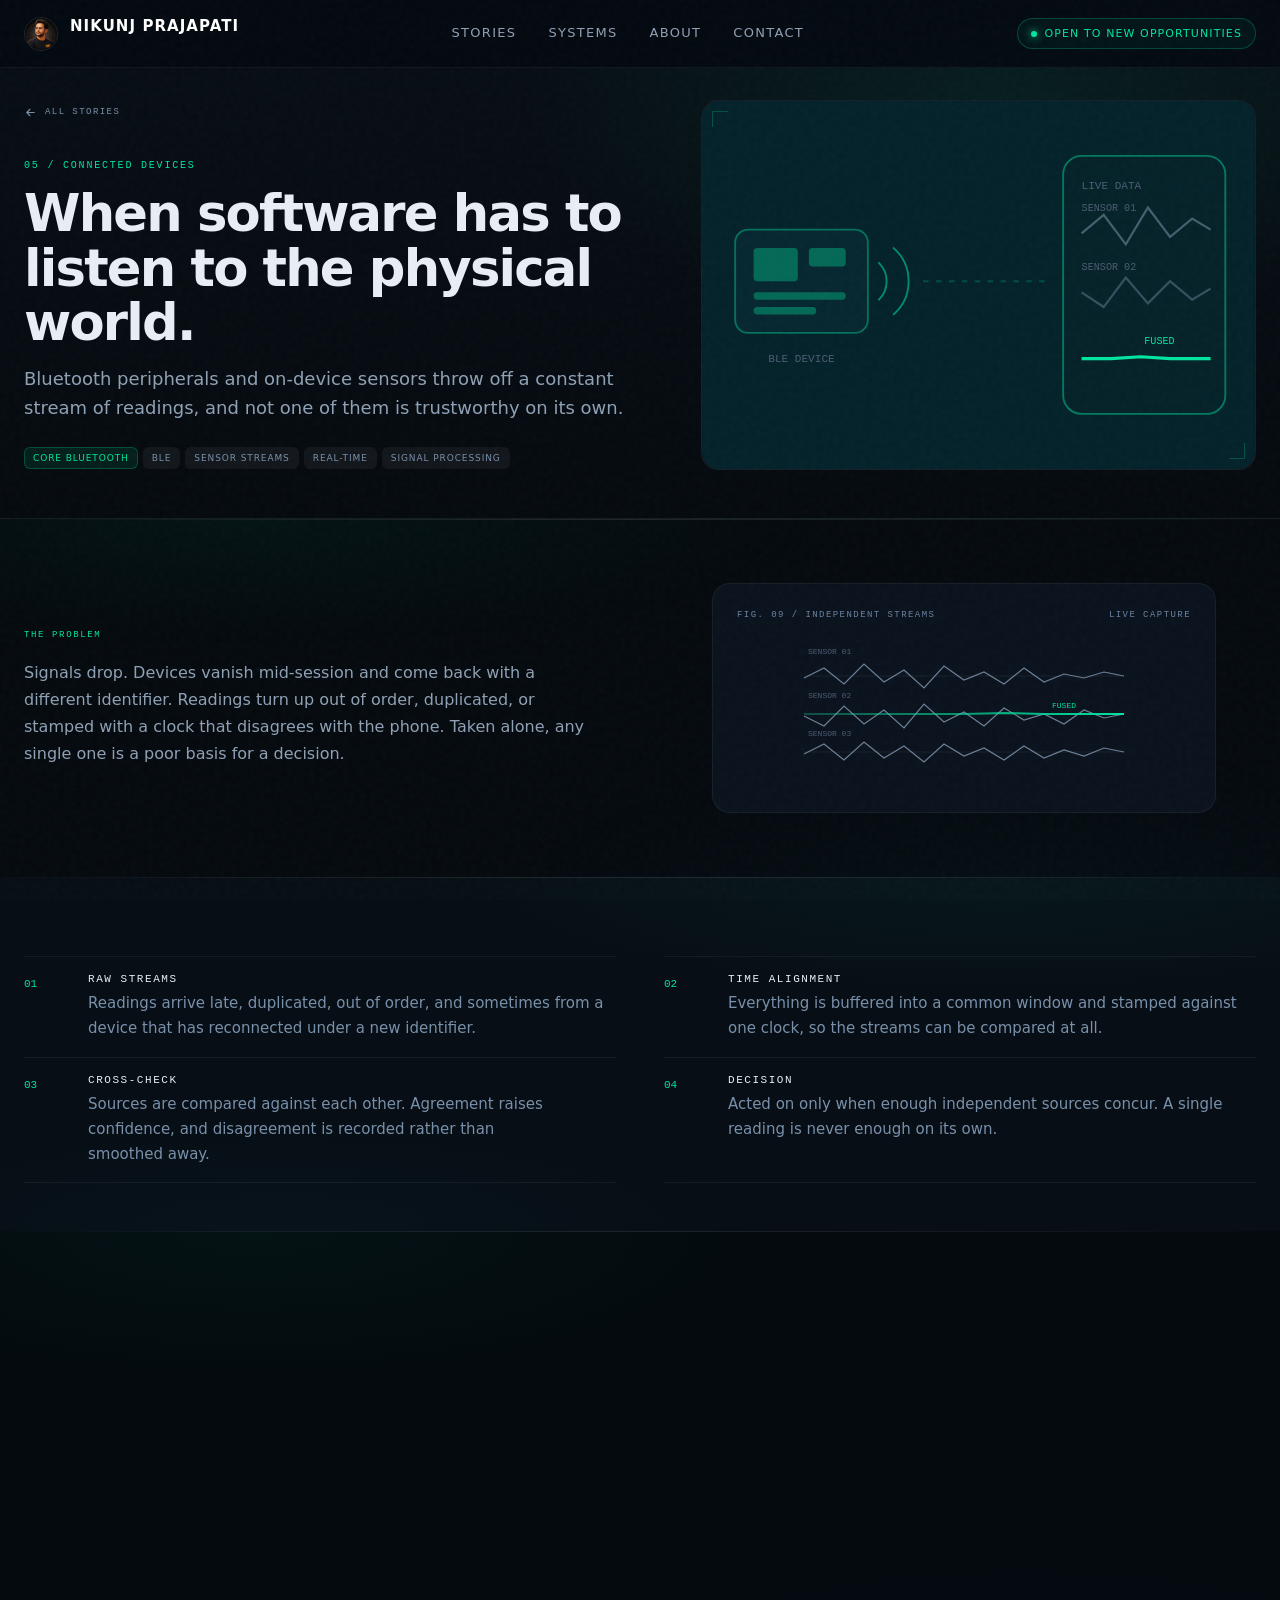
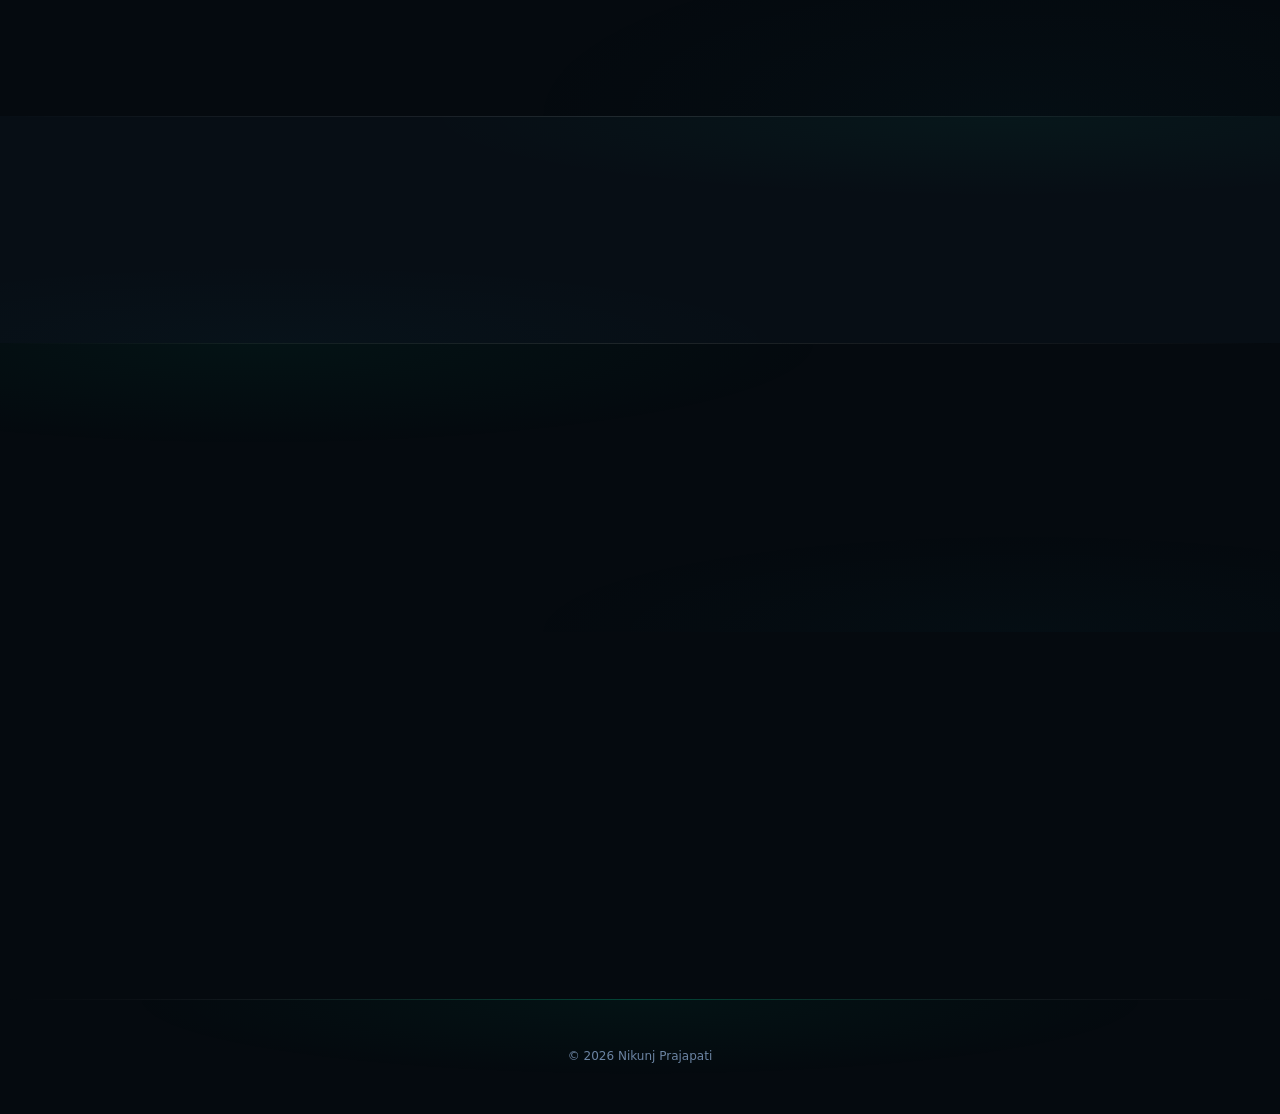
<file: stories/connected-devices.html>
<!DOCTYPE html>
<html lang="en">
<head>
  <meta charset="UTF-8">
  <meta name="viewport" content="width=device-width, initial-scale=1">
  <title>When software has to listen to the physical world. · Nikunj Prajapati</title>
  <meta name="description" content="Bluetooth peripherals and on-device sensors throw off a constant stream of
            readings, and not one of them is trustworthy on its own.">
  <link rel="canonical" href="https://nikunj-io.github.io/stories/connected-devices.html">
  <meta name="robots" content="index, follow">
  <meta name="theme-color" content="#050a0f">
  <meta name="color-scheme" content="dark">
  <meta http-equiv="Content-Security-Policy"
        content="default-src 'self'; img-src 'self' data:; style-src 'self'; script-src 'self' 'sha256-0QJeoFickOigsiI4QuVuZocw6Liuyen5rFDr5qWa87I='; script-src-attr 'none'; font-src 'self'; connect-src 'none'; object-src 'none'; base-uri 'none'; form-action 'none'; frame-ancestors 'none'; upgrade-insecure-requests">
  <meta name="referrer" content="strict-origin-when-cross-origin">
  <meta property="og:type" content="article">
  <meta property="og:title" content="When software has to listen to the physical world.">
  <meta property="og:description" content="Bluetooth peripherals and on-device sensors throw off a constant stream of
            readings, and not one of them is trustworthy on its own.">
  <meta property="og:url" content="https://nikunj-io.github.io/stories/connected-devices.html">
  <meta property="og:image" content="https://nikunj-io.github.io/assets/img/portrait.jpg">
  <meta name="twitter:card" content="summary_large_image">
  <link rel="icon" href="../assets/img/favicon.svg" type="image/svg+xml">
  <link rel="stylesheet" href="../css/site.css?v=38">
  <script type="application/ld+json">
  {
    "@context": "https://schema.org",
    "@type": "Article",
    "headline": "When software has to listen to the physical world.",
    "description": "Bluetooth peripherals and on-device sensors throw off a constant stream of
            readings, and not one of them is trustworthy on its own.",
    "author": { "@type": "Person", "name": "Nikunj Prajapati" },
    "isPartOf": { "@type": "WebSite", "name": "Nikunj Prajapati", "url": "https://nikunj-io.github.io/" }
  }
  </script>
</head>

<body class="story-page" data-mail-subject="Project enquiry: Connected devices">
  <a class="skip-link" href="#main">Skip to content</a>
  <canvas class="ambient" aria-hidden="true"></canvas>
  <header class="site-header">
    <div class="wrap">
      <a class="brand" href="../index.html">
        <img class="brand__mark" src="../assets/img/np-mark.webp" alt="" width="320" height="319" decoding="async">
        <span class="brand__text">
          <span class="brand__name">NIKUNJ PRAJAPATI</span>
          <span class="brand__role">
              <!-- The link's accessible name must not change as the label
                   rotates, so the rotating stack is aria-hidden and a fixed
                   title carries the name for assistive tech. -->
              <span class="sr-only">Lead iOS Engineer</span>
              <span class="brand__roles" aria-hidden="true"><i>Lead iOS Engineer</i><i>Principal iOS Engineer</i><i>Mobile Architect (iOS)</i><i>Staff iOS Engineer</i><i>Full Stack Engineer</i><i>Mobile Architecture Lead</i></span>
            </span>
        </span>
      </a>
      <button class="nav-toggle" type="button" aria-expanded="false" aria-controls="primary-nav" aria-label="Open menu">
        <svg width="20" height="20" viewBox="0 0 24 24" fill="none" stroke="currentColor" stroke-width="2" aria-hidden="true"><path d="M4 7h16M4 12h16M4 17h16" stroke-linecap="round"/></svg>
      </button>
      <nav class="nav" id="primary-nav" aria-label="Primary">
        <a class="nav__link" href="../index.html#stories">STORIES</a>
        <a class="nav__link" href="../index.html#systems">SYSTEMS</a>
        <a class="nav__link" href="../index.html#about">ABOUT</a>
        <a class="nav__link" href="../index.html#contact">CONTACT</a>
      </nav>
      <a class="status-pill" href="../index.html#contact">
        <span class="status-dot" aria-hidden="true"></span>OPEN TO NEW OPPORTUNITIES
      </a>
    </div>
  </header>

  <main id="main">
    <article class="sp">
      <header class="sp__head">
      <!-- sensor fusion - sources diverge, then agree -->
      <canvas class="sp__field" data-scene="4" aria-hidden="true"></canvas>
        <div class="wrap sp__headGrid">
          <div>
            <a class="sp__back" href="../index.html#stories">
              <svg viewBox="0 0 24 24" fill="none" stroke="currentColor" stroke-width="2" aria-hidden="true"><path d="M19 12H5M11 6l-6 6 6 6" stroke-linecap="round" stroke-linejoin="round"/></svg>
              All stories
            </a>
            <p class="sp__gutter">05 / CONNECTED DEVICES</p>
            <h1 class="sp__title">When software has to listen to the physical world.</h1>
            <p class="sp__lead">Bluetooth peripherals and on-device sensors throw off a constant stream of
            readings, and not one of them is trustworthy on its own.</p>
            <ul class="tags sp__tags"><li class="tag tag--accent">CORE BLUETOOTH</li><li class="tag">BLE</li>
            <li class="tag">SENSOR STREAMS</li><li class="tag">REAL-TIME</li>
            <li class="tag">SIGNAL PROCESSING</li></ul>
          </div>
          <div class="sp__art" aria-hidden="true"><svg viewBox="0 0 300 200" preserveAspectRatio="xMidYMid slice" aria-hidden="true">
  <rect width="300" height="200" fill="#04222a"/>
  <rect x="18" y="70" width="72" height="56" rx="7" fill="#062730" stroke="#00e5a0" stroke-opacity=".4"/>
  <g fill="#00e5a0" fill-opacity=".35"><rect x="28" y="80" width="24" height="18" rx="2"/><rect x="58" y="80" width="20" height="10" rx="2"/><rect x="28" y="104" width="50" height="4" rx="2"/><rect x="28" y="112" width="34" height="4" rx="2"/></g>
  <g fill="none" stroke="#00e5a0" stroke-opacity=".55" stroke-linecap="round"><path d="M96 88a14 14 0 0 1 0 20"/><path d="M104 80a24 24 0 0 1 0 36"/></g>
  <text x="54" y="142" text-anchor="middle" font-family="ui-monospace,monospace" font-size="6" fill="#4b5c72">BLE DEVICE</text>
  <rect x="196" y="30" width="88" height="140" rx="10" fill="#052229" stroke="#00e5a0" stroke-opacity=".45"/>
  <text x="206" y="48" font-family="ui-monospace,monospace" font-size="6" fill="#4b5c72">LIVE DATA</text>
  <g fill="none" stroke-width="1.2">
    <polyline stroke="#6b7f96" stroke-opacity=".65" points="206,72 218,62 230,78 242,58 254,74 266,64 276,70"/>
    <polyline stroke="#6b7f96" stroke-opacity=".5" points="206,104 218,112 230,96 242,110 254,98 266,108 276,102"/>
    <polyline stroke="#00e5a0" stroke-width="1.7" points="206,140 222,140 238,139 254,140 270,140 276,140"/>
  </g>
  <text x="206" y="60" font-family="ui-monospace,monospace" font-size="5.5" fill="#4b5c72">SENSOR 01</text>
  <text x="206" y="92" font-family="ui-monospace,monospace" font-size="5.5" fill="#4b5c72">SENSOR 02</text>
  <text x="240" y="132" font-family="ui-monospace,monospace" font-size="5.5" fill="#00e5a0">FUSED</text>
  <g stroke="#00e5a0" stroke-opacity=".22" stroke-dasharray="3 4"><path d="M120 98h70"/></g>
</svg></div>
        </div>
      </header>

      <!-- The problem, beside the state diagram it describes -->
      <section class="band">
        <div class="wrap band__grid">
          <div class="band__text reveal">
            <h2 class="band__label">The problem</h2>
            <p>Signals drop. Devices vanish mid-session and come back with a different
              identifier. Readings turn up out of order, duplicated, or stamped with a
              clock that disagrees with the phone. Taken alone, any single one is a poor
              basis for a decision.</p>
          </div>
          <figure class="figpanel reveal"><figcaption class="figpanel__cap"><span>Fig. 09 / Independent streams</span><span>Live capture</span></figcaption>
          <svg viewBox="0 0 320 150" width="100%" height="150" role="img"
               aria-label="Three noisy sensor traces converging into one steady fused signal">
            <defs><linearGradient id="fade" x1="0" x2="1">
              <stop offset="0" stop-color="#00e5a0" stop-opacity=".25"/>
              <stop offset="1" stop-color="#00e5a0" stop-opacity="1"/>
            </linearGradient></defs>
            <line x1="0" y1="38" x2="320" y2="38" stroke="rgba(255,255,255,.06)"/>
            <line x1="0" y1="76" x2="320" y2="76" stroke="rgba(255,255,255,.06)"/>
            <line x1="0" y1="114" x2="320" y2="114" stroke="rgba(255,255,255,.06)"/>
            <polyline fill="none" stroke="#6b7f96" stroke-width="1.2"
              points="0,40 20,30 40,46 60,26 80,44 100,32 120,50 140,28 160,42 180,34 200,46 220,30 240,44 260,36 280,40 300,34 320,38"/>
            <polyline fill="none" stroke="#6b7f96" stroke-width="1.2"
              points="0,78 20,88 40,68 60,86 80,72 100,90 120,66 140,84 160,74 180,88 200,70 220,82 240,76 260,86 280,72 300,80 320,76"/>
            <polyline fill="none" stroke="#6b7f96" stroke-width="1.2"
              points="0,116 20,106 40,122 60,104 80,120 100,108 120,124 140,106 160,118 180,110 200,122 220,108 240,120 260,112 280,118 300,110 320,114"/>
            <polyline fill="none" stroke="url(#fade)" stroke-width="2"
              points="0,76 40,76 80,76 120,76 160,76 200,75 240,76 280,76 320,76"/>
            <text x="4" y="16" fill="#4b5c72" font-size="8" font-family="ui-monospace, monospace">SENSOR 01</text>
            <text x="4" y="60" fill="#4b5c72" font-size="8" font-family="ui-monospace, monospace">SENSOR 02</text>
            <text x="4" y="98" fill="#4b5c72" font-size="8" font-family="ui-monospace, monospace">SENSOR 03</text>
            <text x="248" y="70" fill="#00e5a0" font-size="8" font-family="ui-monospace, monospace">FUSED</text>
          </svg></figure>
        </div>
      </section>

      <!-- Step-by-step walk through that diagram -->
      <section class="band band--alt">
        <div class="wrap">
          <h2 class="band__label reveal">How a decision gets made</h2>
          <ol class="steps">
            <li class="step">
              <span class="step__n">01</span>
              <div class="step__body">
                <h3 class="step__name">RAW STREAMS</h3>
                <p class="step__text">Readings arrive late, duplicated, out of order, and sometimes from a device that has reconnected under a new identifier.</p>
              </div>
            </li>
            <li class="step">
              <span class="step__n">02</span>
              <div class="step__body">
                <h3 class="step__name">TIME ALIGNMENT</h3>
                <p class="step__text">Everything is buffered into a common window and stamped against one clock, so the streams can be compared at all.</p>
              </div>
            </li>
            <li class="step">
              <span class="step__n">03</span>
              <div class="step__body">
                <h3 class="step__name">CROSS-CHECK</h3>
                <p class="step__text">Sources are compared against each other. Agreement raises confidence, and disagreement is recorded rather than smoothed away.</p>
              </div>
            </li>
            <li class="step">
              <span class="step__n">04</span>
              <div class="step__body">
                <h3 class="step__name">DECISION</h3>
                <p class="step__text">Acted on only when enough independent sources concur. A single reading is never enough on its own.</p>
              </div>
            </li>
          </ol>
        </div>
      </section>

      <!-- The approach, beside the architecture diagram -->
      <section class="band">
        <div class="wrap band__grid band__grid--flip">
          <figure class="figpanel reveal"><figcaption class="figpanel__cap mt-3"><span>Fig. 10 / Decision path</span><span>Never on one reading</span></figcaption>
          <div class="flow">
            <p class="flow__step">RAW STREAMS <b>noisy, unordered</b></p>
            <span class="flow__arrow" aria-hidden="true"></span>
            <p class="flow__step">TIME ALIGNMENT <b>buffered window</b></p>
            <span class="flow__arrow" aria-hidden="true"></span>
            <p class="flow__step flow__step--live">CROSS-CHECK <b>sources compared</b></p>
            <span class="flow__arrow" aria-hidden="true"></span>
            <p class="flow__step flow__step--work">DECISION <b>with confidence</b></p>
          </div></figure>
          <div class="band__text reveal">
            <h2 class="band__label">The approach</h2>
            <p>So nothing acts on one reading. Streams get buffered, lined up in time, and
              checked against each other. When independent sources agree, confidence goes
              up. When they don't, that's useful too: it usually means a sensor has
              drifted or a connection is on its way out.</p>
            <p>The connection lifecycle ends up being most of the work. Reconnect cleanly,
              pick up without losing the window, and never let a dropout look to the user
              like a wrong answer.</p>
            <p class="pull">One sensor gives you a reading. Several that agree give you something you
            can act on.</p>
          </div>
        </div>
      </section>

      <!-- What was actually difficult -->
      <section class="band band--alt">
        <div class="wrap sp__hard reveal">
          <h2 class="band__label">The part that took the longest</h2>
          <p class="sp__hardText">The connection lifecycle. Reconnecting cleanly, resuming without losing the window, and never letting a dropout look like a wrong answer.</p>
        </div>
      </section>

      <section class="band">
        <div class="wrap">
          <h2 class="band__label reveal">What the work involved</h2>
          <ul class="facts reveal"><li class="fact"><strong>The constraint</strong><p>Readings arrive late, duplicated, or from a device that just reconnected.</p></li>
          <li class="fact"><strong>The engineering</strong><p>Buffering, time alignment, cross-source agreement and connection lifecycle handling.</p></li>
          <li class="fact"><strong>The ownership</strong><p>The stream pipeline, confidence scoring and reconnect behaviour.</p></li>
          <li class="fact"><strong>The outcome</strong><p>Decisions backed by several sources rather than one hopeful reading.</p></li></ul>
        </div>
      </section>

      <nav class="wrap pager reveal" aria-label="More stories">
        <a class="pager__link pager__link--prev" href="agentic-workflows.html"><span class="pager__dir">Previous</span><span class="pager__t">An assistant is useful when it can do something.</span></a>
        <span></span>
      </nav>

      <div class="wrap sp__cta reveal">
        <p class="sp__ctaTitle">Working on something like this?</p>
        <a class="btn js-mail" href="https://www.linkedin.com/in/nikunjprajapati" target="_blank" rel="noopener noreferrer">
          LET'S TALK
          <svg viewBox="0 0 24 24" fill="none" stroke="currentColor" stroke-width="2" aria-hidden="true"><path d="M17 8l4 4m0 0l-4 4m4-4H3" stroke-linecap="round" stroke-linejoin="round"/></svg>
        </a>
      </div>
    </article>
  </main>

  <footer class="site-footer">
    <p>© <span class="js-year">2026</span> Nikunj Prajapati</p>
  </footer>
  <script src="../js/site.js?v=38" defer></script>
</body>
</html>
</file>
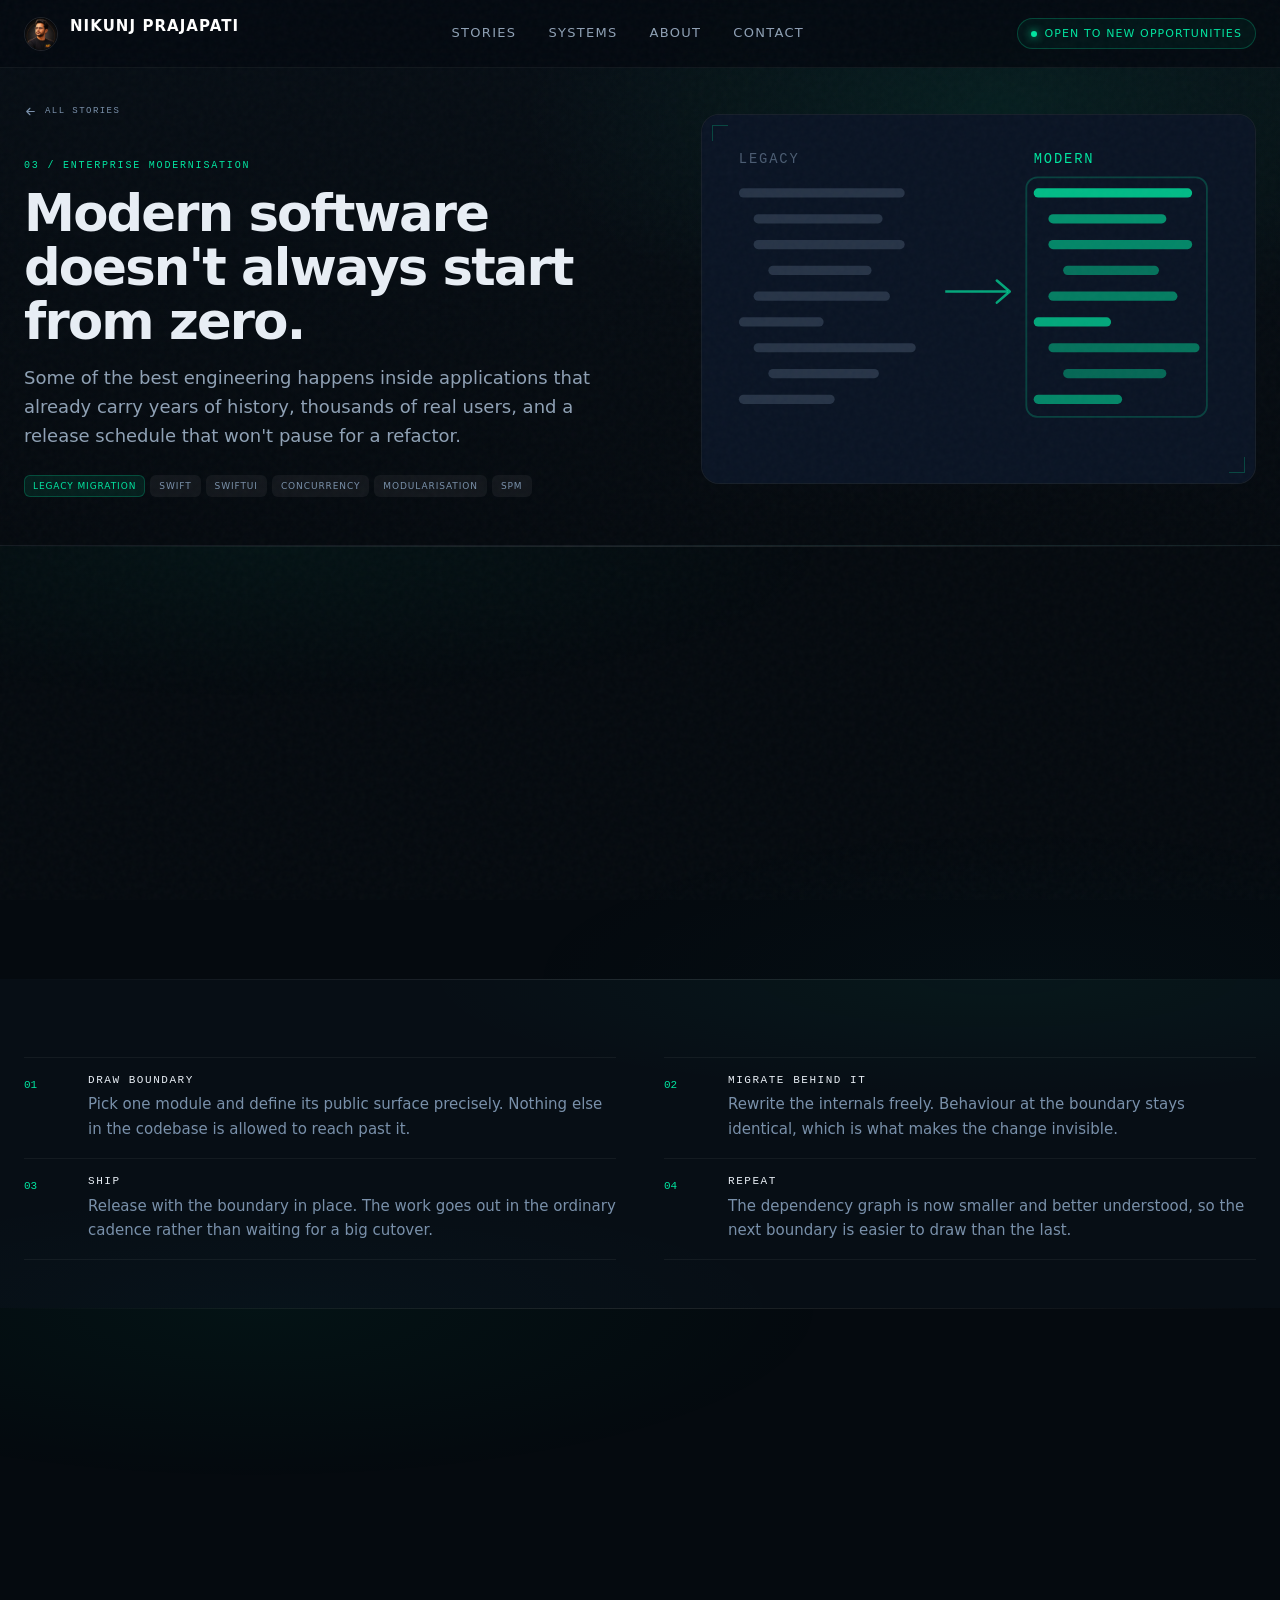
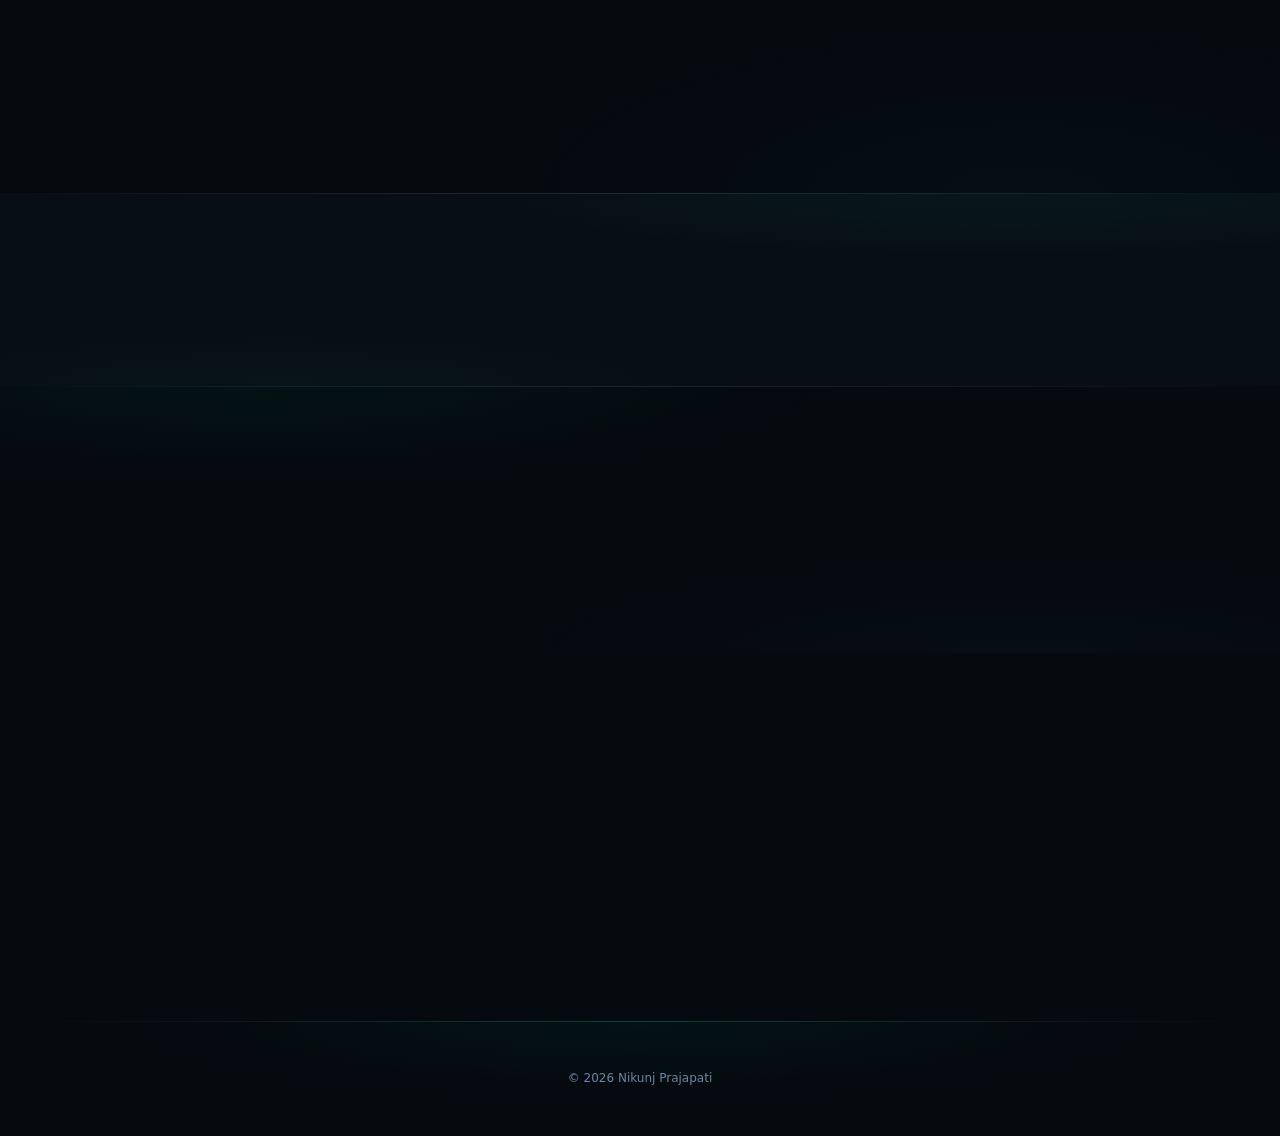
<file: stories/enterprise-modernisation.html>
<!DOCTYPE html>
<html lang="en">
<head>
  <meta charset="UTF-8">
  <meta name="viewport" content="width=device-width, initial-scale=1">
  <title>Modern software doesn't always start from zero. · Nikunj Prajapati</title>
  <meta name="description" content="Some of the best engineering happens inside applications that already carry
            years of history, thousands of real users, and a release schedule t">
  <link rel="canonical" href="https://nikunj-io.github.io/stories/enterprise-modernisation.html">
  <meta name="robots" content="index, follow">
  <meta name="theme-color" content="#050a0f">
  <meta name="color-scheme" content="dark">
  <meta http-equiv="Content-Security-Policy"
        content="default-src 'self'; img-src 'self' data:; style-src 'self'; script-src 'self' 'sha256-GueXga5DXzBmSWdM2imys/rg1uLY3JZ7ZXk7TV1igAA='; script-src-attr 'none'; font-src 'self'; connect-src 'none'; object-src 'none'; base-uri 'none'; form-action 'none'; frame-ancestors 'none'; upgrade-insecure-requests">
  <meta name="referrer" content="strict-origin-when-cross-origin">
  <meta property="og:type" content="article">
  <meta property="og:title" content="Modern software doesn't always start from zero.">
  <meta property="og:description" content="Some of the best engineering happens inside applications that already carry
            years of history, thousands of real users, and a release schedule t">
  <meta property="og:url" content="https://nikunj-io.github.io/stories/enterprise-modernisation.html">
  <meta property="og:image" content="https://nikunj-io.github.io/assets/img/portrait.jpg">
  <meta name="twitter:card" content="summary_large_image">
  <link rel="icon" href="../assets/img/favicon.svg" type="image/svg+xml">
  <link rel="stylesheet" href="../css/site.css?v=38">
  <script type="application/ld+json">
  {
    "@context": "https://schema.org",
    "@type": "Article",
    "headline": "Modern software doesn't always start from zero.",
    "description": "Some of the best engineering happens inside applications that already carry
            years of history, thousands of real users, and a release schedule that won't
            pau",
    "author": { "@type": "Person", "name": "Nikunj Prajapati" },
    "isPartOf": { "@type": "WebSite", "name": "Nikunj Prajapati", "url": "https://nikunj-io.github.io/" }
  }
  </script>
</head>

<body class="story-page" data-mail-subject="Project enquiry: Enterprise modernisation">
  <a class="skip-link" href="#main">Skip to content</a>
  <canvas class="ambient" aria-hidden="true"></canvas>
  <header class="site-header">
    <div class="wrap">
      <a class="brand" href="../index.html">
        <img class="brand__mark" src="../assets/img/np-mark.webp" alt="" width="320" height="319" decoding="async">
        <span class="brand__text">
          <span class="brand__name">NIKUNJ PRAJAPATI</span>
          <span class="brand__role">
              <!-- The link's accessible name must not change as the label
                   rotates, so the rotating stack is aria-hidden and a fixed
                   title carries the name for assistive tech. -->
              <span class="sr-only">Lead iOS Engineer</span>
              <span class="brand__roles" aria-hidden="true"><i>Lead iOS Engineer</i><i>Principal iOS Engineer</i><i>Mobile Architect (iOS)</i><i>Staff iOS Engineer</i><i>Full Stack Engineer</i><i>Mobile Architecture Lead</i></span>
            </span>
        </span>
      </a>
      <button class="nav-toggle" type="button" aria-expanded="false" aria-controls="primary-nav" aria-label="Open menu">
        <svg width="20" height="20" viewBox="0 0 24 24" fill="none" stroke="currentColor" stroke-width="2" aria-hidden="true"><path d="M4 7h16M4 12h16M4 17h16" stroke-linecap="round"/></svg>
      </button>
      <nav class="nav" id="primary-nav" aria-label="Primary">
        <a class="nav__link" href="../index.html#stories">STORIES</a>
        <a class="nav__link" href="../index.html#systems">SYSTEMS</a>
        <a class="nav__link" href="../index.html#about">ABOUT</a>
        <a class="nav__link" href="../index.html#contact">CONTACT</a>
      </nav>
      <a class="status-pill" href="../index.html#contact">
        <span class="status-dot" aria-hidden="true"></span>OPEN TO NEW OPPORTUNITIES
      </a>
    </div>
  </header>

  <main id="main">
    <article class="sp">
      <header class="sp__head">
      <!-- modernisation - one slab becomes modules -->
      <canvas class="sp__field" data-scene="5" aria-hidden="true"></canvas>
        <div class="wrap sp__headGrid">
          <div>
            <a class="sp__back" href="../index.html#stories">
              <svg viewBox="0 0 24 24" fill="none" stroke="currentColor" stroke-width="2" aria-hidden="true"><path d="M19 12H5M11 6l-6 6 6 6" stroke-linecap="round" stroke-linejoin="round"/></svg>
              All stories
            </a>
            <p class="sp__gutter">03 / ENTERPRISE MODERNISATION</p>
            <h1 class="sp__title">Modern software doesn't always start from zero.</h1>
            <p class="sp__lead">Some of the best engineering happens inside applications that already carry
            years of history, thousands of real users, and a release schedule that won't
            pause for a refactor.</p>
            <ul class="tags sp__tags"><li class="tag tag--accent">LEGACY MIGRATION</li><li class="tag">SWIFT</li>
            <li class="tag">SWIFTUI</li><li class="tag">CONCURRENCY</li>
            <li class="tag">MODULARISATION</li><li class="tag">SPM</li></ul>
          </div>
          <div class="sp__art" aria-hidden="true"><svg viewBox="0 0 300 200" preserveAspectRatio="xMidYMid slice" aria-hidden="true">
  <rect width="300" height="200" fill="#0a1424"/>
  <text x="20" y="26" font-family="ui-monospace,monospace" font-size="7.5" fill="#4b5c72" letter-spacing="1">LEGACY</text>
  <text x="180" y="26" font-family="ui-monospace,monospace" font-size="7.5" fill="#00e5a0" letter-spacing="1">MODERN</text>
  <g fill="#4b5c72" fill-opacity=".45">
    <rect x="20" y="40" width="90" height="5" rx="2.5"/><rect x="28" y="54" width="70" height="5" rx="2.5"/>
    <rect x="28" y="68" width="82" height="5" rx="2.5"/><rect x="36" y="82" width="56" height="5" rx="2.5"/>
    <rect x="28" y="96" width="74" height="5" rx="2.5"/><rect x="20" y="110" width="46" height="5" rx="2.5"/>
    <rect x="28" y="124" width="88" height="5" rx="2.5"/><rect x="36" y="138" width="60" height="5" rx="2.5"/>
    <rect x="20" y="152" width="52" height="5" rx="2.5"/>
  </g>
  <g fill="#00e5a0">
    <rect x="180" y="40" width="86" height="5" rx="2.5" fill-opacity=".8"/><rect x="188" y="54" width="64" height="5" rx="2.5" fill-opacity=".6"/>
    <rect x="188" y="68" width="78" height="5" rx="2.5" fill-opacity=".55"/><rect x="196" y="82" width="52" height="5" rx="2.5" fill-opacity=".45"/>
    <rect x="188" y="96" width="70" height="5" rx="2.5" fill-opacity=".5"/><rect x="180" y="110" width="42" height="5" rx="2.5" fill-opacity=".7"/>
    <rect x="188" y="124" width="82" height="5" rx="2.5" fill-opacity=".45"/><rect x="196" y="138" width="56" height="5" rx="2.5" fill-opacity=".4"/>
    <rect x="180" y="152" width="48" height="5" rx="2.5" fill-opacity=".55"/>
  </g>
  <path d="M132 96h34" stroke="#00e5a0" stroke-opacity=".7" stroke-width="1.4"/>
  <path d="M160 90l7 6-7 6" stroke="#00e5a0" stroke-opacity=".7" stroke-width="1.4" fill="none" stroke-linecap="round" stroke-linejoin="round"/>
  <g fill="none" stroke="#00e5a0" stroke-opacity=".22"><rect x="176" y="34" width="98" height="130" rx="6"/></g>
</svg></div>
        </div>
      </header>

      <!-- The problem, beside the state diagram it describes -->
      <section class="band">
        <div class="wrap band__grid">
          <div class="band__text reveal">
            <h2 class="band__label">The problem</h2>
            <p>A full rewrite is always tempting and almost always the wrong call. You
              trade a working system with known flaws for an unfinished one with unknown
              flaws, and delivery freezes for however long it takes. Which is reliably
              longer than anyone estimated.</p>
          </div>
          <figure class="figpanel reveal"><figcaption class="figpanel__cap"><span>Fig. 05 / Migration path</span><span>Incremental</span></figcaption>
          <div class="codeshift">
            <div class="codeshift__row">
              <p class="codeshift__cell">Objective-C</p><p class="codeshift__to" aria-hidden="true">→</p><p class="codeshift__cell codeshift__cell--new">Swift</p>
            </div>
            <div class="codeshift__row">
              <p class="codeshift__cell">UIKit</p><p class="codeshift__to" aria-hidden="true">→</p><p class="codeshift__cell codeshift__cell--new">SwiftUI</p>
            </div>
            <div class="codeshift__row">
              <p class="codeshift__cell">Delegates + callbacks</p><p class="codeshift__to" aria-hidden="true">→</p><p class="codeshift__cell codeshift__cell--new">async / await</p>
            </div>
            <div class="codeshift__row">
              <p class="codeshift__cell">Monolithic target</p><p class="codeshift__to" aria-hidden="true">→</p><p class="codeshift__cell codeshift__cell--new">SPM modules</p>
            </div>
            <p class="codeshift__note">// every row ships on its own, no big-bang cutover</p>
          </div></figure>
        </div>
      </section>

      <!-- Step-by-step walk through that diagram -->
      <section class="band band--alt">
        <div class="wrap">
          <h2 class="band__label reveal">How the migration proceeds</h2>
          <ol class="steps">
            <li class="step">
              <span class="step__n">01</span>
              <div class="step__body">
                <h3 class="step__name">DRAW BOUNDARY</h3>
                <p class="step__text">Pick one module and define its public surface precisely. Nothing else in the codebase is allowed to reach past it.</p>
              </div>
            </li>
            <li class="step">
              <span class="step__n">02</span>
              <div class="step__body">
                <h3 class="step__name">MIGRATE BEHIND IT</h3>
                <p class="step__text">Rewrite the internals freely. Behaviour at the boundary stays identical, which is what makes the change invisible.</p>
              </div>
            </li>
            <li class="step">
              <span class="step__n">03</span>
              <div class="step__body">
                <h3 class="step__name">SHIP</h3>
                <p class="step__text">Release with the boundary in place. The work goes out in the ordinary cadence rather than waiting for a big cutover.</p>
              </div>
            </li>
            <li class="step">
              <span class="step__n">04</span>
              <div class="step__body">
                <h3 class="step__name">REPEAT</h3>
                <p class="step__text">The dependency graph is now smaller and better understood, so the next boundary is easier to draw than the last.</p>
              </div>
            </li>
          </ol>
        </div>
      </section>

      <!-- The approach, beside the architecture diagram -->
      <section class="band">
        <div class="wrap band__grid band__grid--flip">
          <figure class="figpanel reveal"><figcaption class="figpanel__cap mt-3"><span>Fig. 06 / Delivery constraint</span><span>Always releasable</span></figcaption>
          <div class="flow">
            <p class="flow__step flow__step--work">DRAW BOUNDARY <b>one module</b></p>
            <span class="flow__arrow" aria-hidden="true"></span>
            <p class="flow__step">MIGRATE BEHIND IT <b>behaviour held</b></p>
            <span class="flow__arrow" aria-hidden="true"></span>
            <p class="flow__step flow__step--live">SHIP <b>users unaffected</b></p>
            <span class="flow__arrow" aria-hidden="true"></span>
            <p class="flow__step">REPEAT <b>next one is smaller</b></p>
          </div></figure>
          <div class="band__text reveal">
            <h2 class="band__label">The approach</h2>
            <p>Incremental migration works better. Draw a boundary, move one module across
              it, ship, repeat. New work lands in modern Swift and SwiftUI. Older layers
              get modernised as they're touched, not on some separate track that never
              gets prioritised.</p>
            <p>Structured concurrency goes in where it removes real bugs, not everywhere at
              once. Package boundaries make the dependency graph visible, so each
              migration is smaller than the last. The codebase gets easier to change while
              the work is happening.</p>
            <p class="pull">Nobody downstream should be able to tell a migration is underway. That's
            the bar.</p>
          </div>
        </div>
      </section>

      <!-- What was actually difficult -->
      <section class="band band--alt">
        <div class="wrap sp__hard reveal">
          <h2 class="band__label">The part that took the longest</h2>
          <p class="sp__hardText">Sequencing. Choosing which boundary to draw first determines whether the second migration is easier or harder than the first.</p>
        </div>
      </section>

      <section class="band">
        <div class="wrap">
          <h2 class="band__label reveal">What the work involved</h2>
          <ul class="facts reveal"><li class="fact"><strong>The constraint</strong><p>Real users and a release schedule that won't pause for a refactor.</p></li>
          <li class="fact"><strong>The engineering</strong><p>Module boundaries, incremental Swift and SwiftUI migration, structured concurrency.</p></li>
          <li class="fact"><strong>The ownership</strong><p>Migration strategy, review standards and the sequencing of the work.</p></li>
          <li class="fact"><strong>The outcome</strong><p>A codebase that gets easier to change while it keeps shipping.</p></li></ul>
        </div>
      </section>

      <nav class="wrap pager reveal" aria-label="More stories">
        <a class="pager__link pager__link--prev" href="spatial-measurement.html"><span class="pager__dir">Previous</span><span class="pager__t">When a phone becomes a measuring instrument.</span></a>
        <a class="pager__link pager__link--next" href="agentic-workflows.html"><span class="pager__dir">Next</span><span class="pager__t">An assistant is useful when it can do something.</span></a>
      </nav>

      <div class="wrap sp__cta reveal">
        <p class="sp__ctaTitle">Working on something like this?</p>
        <a class="btn js-mail" href="https://www.linkedin.com/in/nikunjprajapati" target="_blank" rel="noopener noreferrer">
          LET'S TALK
          <svg viewBox="0 0 24 24" fill="none" stroke="currentColor" stroke-width="2" aria-hidden="true"><path d="M17 8l4 4m0 0l-4 4m4-4H3" stroke-linecap="round" stroke-linejoin="round"/></svg>
        </a>
      </div>
    </article>
  </main>

  <footer class="site-footer">
    <p>© <span class="js-year">2026</span> Nikunj Prajapati</p>
  </footer>
  <script src="../js/site.js?v=38" defer></script>
</body>
</html>
</file>
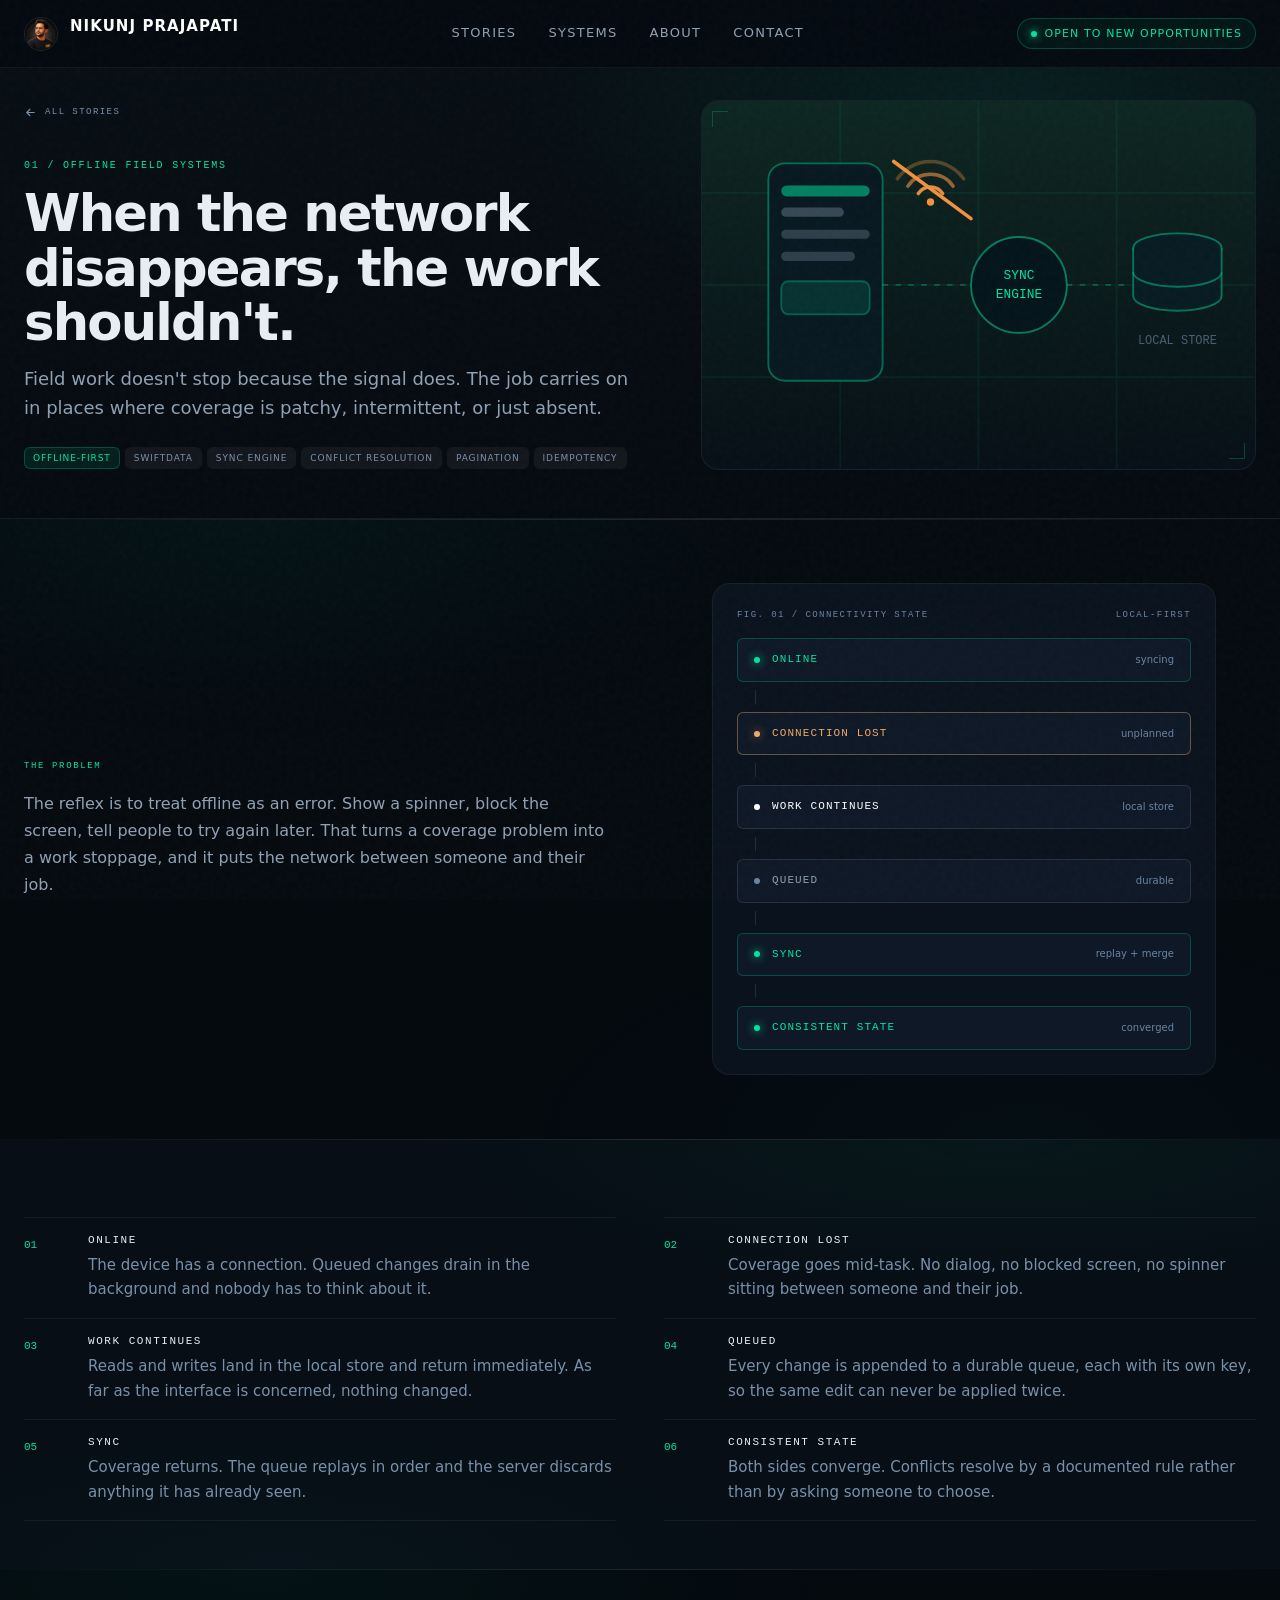
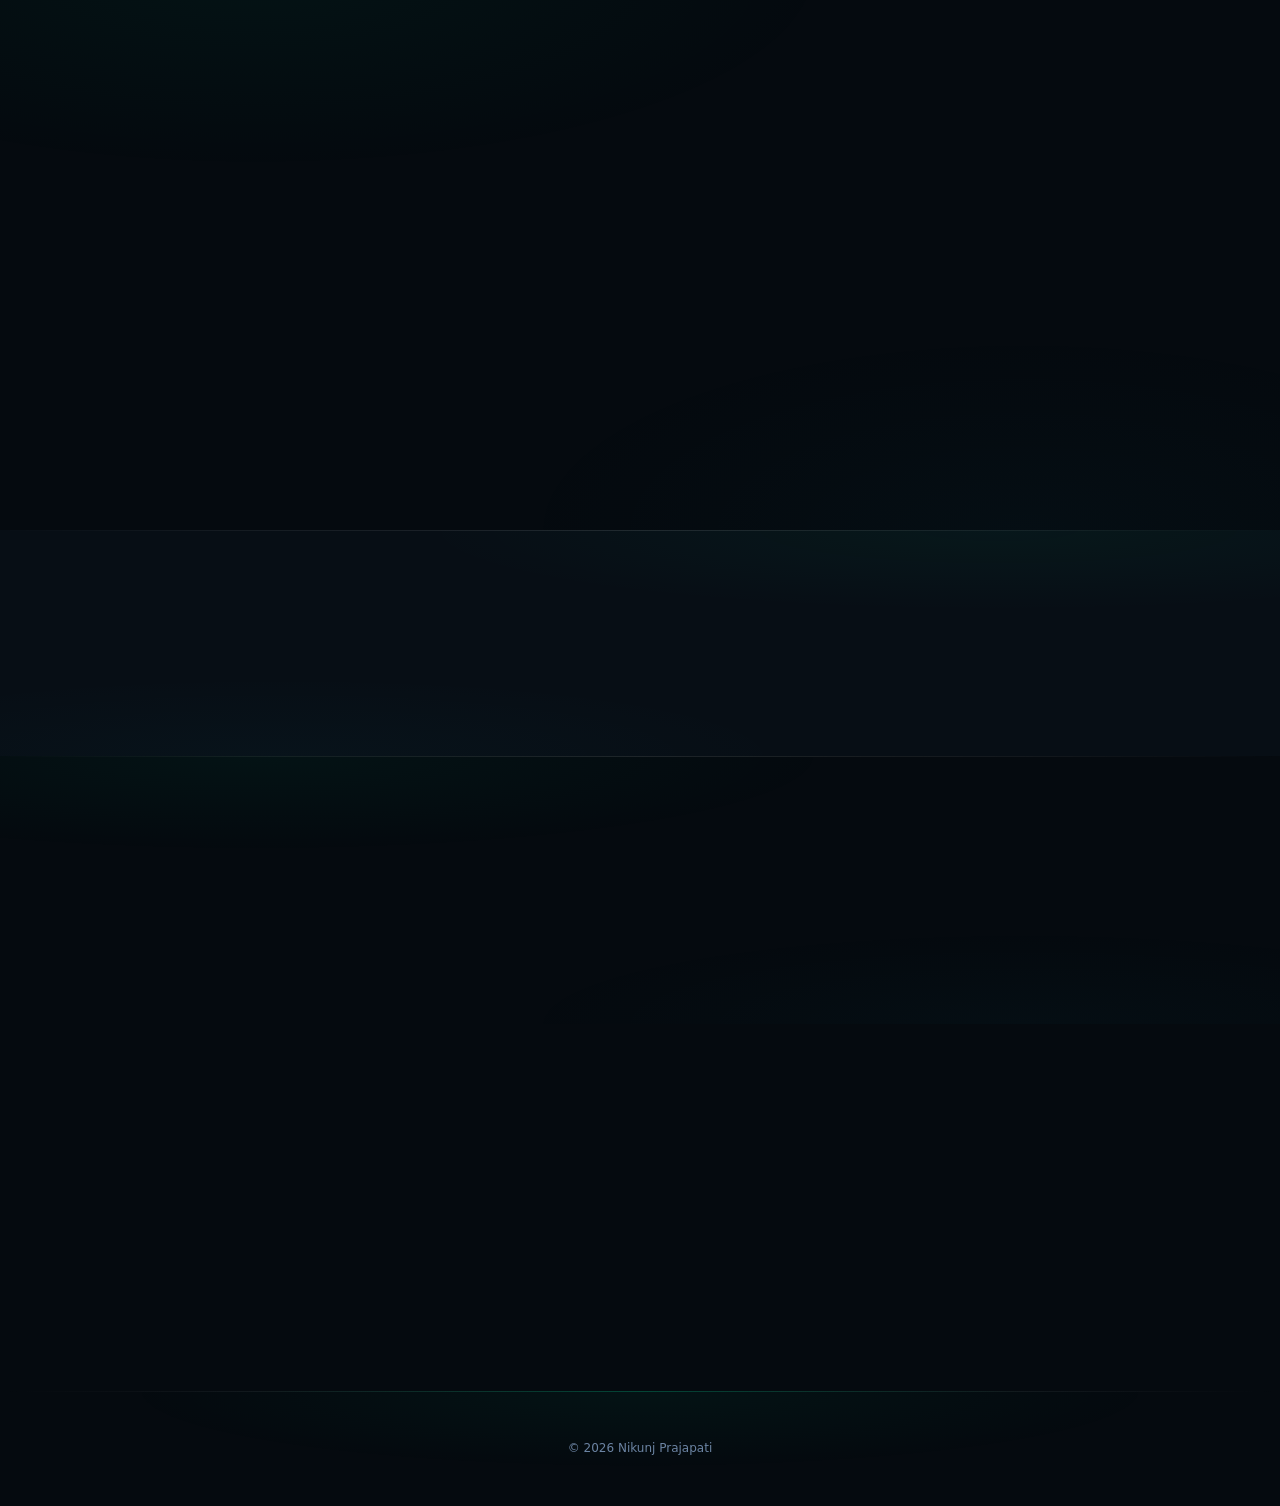
<file: stories/offline-field-systems.html>
<!DOCTYPE html>
<html lang="en">
<head>
  <meta charset="UTF-8">
  <meta name="viewport" content="width=device-width, initial-scale=1">
  <title>When the network disappears, the work shouldn't. · Nikunj Prajapati</title>
  <meta name="description" content="Field work doesn't stop because the signal does. The job carries on in
            places where coverage is patchy, intermittent, or just absent.">
  <link rel="canonical" href="https://nikunj-io.github.io/stories/offline-field-systems.html">
  <meta name="robots" content="index, follow">
  <meta name="theme-color" content="#050a0f">
  <meta name="color-scheme" content="dark">
  <meta http-equiv="Content-Security-Policy"
        content="default-src 'self'; img-src 'self' data:; style-src 'self'; script-src 'self' 'sha256-ieCm7yhJU5+0/Xff0Bz+ze/PsrJ8YOic8ViZxe//tyk='; script-src-attr 'none'; font-src 'self'; connect-src 'none'; object-src 'none'; base-uri 'none'; form-action 'none'; frame-ancestors 'none'; upgrade-insecure-requests">
  <meta name="referrer" content="strict-origin-when-cross-origin">
  <meta property="og:type" content="article">
  <meta property="og:title" content="When the network disappears, the work shouldn't.">
  <meta property="og:description" content="Field work doesn't stop because the signal does. The job carries on in
            places where coverage is patchy, intermittent, or just absent.">
  <meta property="og:url" content="https://nikunj-io.github.io/stories/offline-field-systems.html">
  <meta property="og:image" content="https://nikunj-io.github.io/assets/img/portrait.jpg">
  <meta name="twitter:card" content="summary_large_image">
  <link rel="icon" href="../assets/img/favicon.svg" type="image/svg+xml">
  <link rel="stylesheet" href="../css/site.css?v=38">
  <script type="application/ld+json">
  {
    "@context": "https://schema.org",
    "@type": "Article",
    "headline": "When the network disappears, the work shouldn't.",
    "description": "Field work doesn't stop because the signal does. The job carries on in
            places where coverage is patchy, intermittent, or just absent.",
    "author": { "@type": "Person", "name": "Nikunj Prajapati" },
    "isPartOf": { "@type": "WebSite", "name": "Nikunj Prajapati", "url": "https://nikunj-io.github.io/" }
  }
  </script>
</head>

<body class="story-page" data-mail-subject="Project enquiry: Offline field systems">
  <a class="skip-link" href="#main">Skip to content</a>
  <canvas class="ambient" aria-hidden="true"></canvas>
  <header class="site-header">
    <div class="wrap">
      <a class="brand" href="../index.html">
        <img class="brand__mark" src="../assets/img/np-mark.webp" alt="" width="320" height="319" decoding="async">
        <span class="brand__text">
          <span class="brand__name">NIKUNJ PRAJAPATI</span>
          <span class="brand__role">
              <!-- The link's accessible name must not change as the label
                   rotates, so the rotating stack is aria-hidden and a fixed
                   title carries the name for assistive tech. -->
              <span class="sr-only">Lead iOS Engineer</span>
              <span class="brand__roles" aria-hidden="true"><i>Lead iOS Engineer</i><i>Principal iOS Engineer</i><i>Mobile Architect (iOS)</i><i>Staff iOS Engineer</i><i>Full Stack Engineer</i><i>Mobile Architecture Lead</i></span>
            </span>
        </span>
      </a>
      <button class="nav-toggle" type="button" aria-expanded="false" aria-controls="primary-nav" aria-label="Open menu">
        <svg width="20" height="20" viewBox="0 0 24 24" fill="none" stroke="currentColor" stroke-width="2" aria-hidden="true"><path d="M4 7h16M4 12h16M4 17h16" stroke-linecap="round"/></svg>
      </button>
      <nav class="nav" id="primary-nav" aria-label="Primary">
        <a class="nav__link" href="../index.html#stories">STORIES</a>
        <a class="nav__link" href="../index.html#systems">SYSTEMS</a>
        <a class="nav__link" href="../index.html#about">ABOUT</a>
        <a class="nav__link" href="../index.html#contact">CONTACT</a>
      </nav>
      <a class="status-pill" href="../index.html#contact">
        <span class="status-dot" aria-hidden="true"></span>OPEN TO NEW OPPORTUNITIES
      </a>
    </div>
  </header>

  <main id="main">
    <article class="sp">
      <header class="sp__head">
      <!-- link state - a hop drops, the local end carries on -->
      <canvas class="sp__field" data-scene="0" aria-hidden="true"></canvas>
        <div class="wrap sp__headGrid">
          <div>
            <a class="sp__back" href="../index.html#stories">
              <svg viewBox="0 0 24 24" fill="none" stroke="currentColor" stroke-width="2" aria-hidden="true"><path d="M19 12H5M11 6l-6 6 6 6" stroke-linecap="round" stroke-linejoin="round"/></svg>
              All stories
            </a>
            <p class="sp__gutter">01 / OFFLINE FIELD SYSTEMS</p>
            <h1 class="sp__title">When the network disappears, the work shouldn't.</h1>
            <p class="sp__lead">Field work doesn't stop because the signal does. The job carries on in
            places where coverage is patchy, intermittent, or just absent.</p>
            <ul class="tags sp__tags"><li class="tag tag--accent">OFFLINE-FIRST</li><li class="tag">SWIFTDATA</li>
            <li class="tag">SYNC ENGINE</li><li class="tag">CONFLICT RESOLUTION</li>
            <li class="tag">PAGINATION</li><li class="tag">IDEMPOTENCY</li></ul>
          </div>
          <div class="sp__art" aria-hidden="true"><svg viewBox="0 0 300 200" preserveAspectRatio="xMidYMid slice" aria-hidden="true">
  <defs><linearGradient id="o1" x1="0" y1="0" x2="0" y2="1"><stop offset="0" stop-color="#0d2620"/><stop offset="1" stop-color="#060f16"/></linearGradient></defs>
  <rect width="300" height="200" fill="url(#o1)"/>
  <g stroke="#00e5a0" stroke-opacity=".07"><path d="M0 50h300M0 100h300M0 150h300M75 0v200M150 0v200M225 0v200"/></g>
  <rect x="36" y="34" width="62" height="118" rx="9" fill="#081821" stroke="#00e5a0" stroke-opacity=".4"/>
  <rect x="43" y="46" width="48" height="6" rx="3" fill="#00e5a0" fill-opacity=".5"/>
  <rect x="43" y="58" width="34" height="5" rx="2.5" fill="#8fa1b5" fill-opacity=".35"/>
  <rect x="43" y="70" width="48" height="5" rx="2.5" fill="#8fa1b5" fill-opacity=".28"/>
  <rect x="43" y="82" width="40" height="5" rx="2.5" fill="#8fa1b5" fill-opacity=".28"/>
  <rect x="43" y="98" width="48" height="18" rx="4" fill="#00e5a0" fill-opacity=".12" stroke="#00e5a0" stroke-opacity=".3"/>
  <g fill="none" stroke="#f2913f" stroke-width="1.9" stroke-linecap="round"><path d="M106.0 42.4 A22 22 0 0 1 142.0 42.4" opacity=".32"/><path d="M111.7 46.4 A15 15 0 0 1 136.3 46.4" opacity=".6"/><path d="M117.4 50.4 A8 8 0 0 1 130.6 50.4" opacity=".95"/></g>
  <circle cx="124" cy="55" r="2" fill="#f2913f"/>
  <path d="M104 33 L146 64" stroke="#f2913f" stroke-width="1.9" stroke-linecap="round"/>
  <g stroke="#00e5a0" stroke-opacity=".3" stroke-dasharray="3 4"><path d="M98 100h48"/><path d="M198 100h34"/></g>
  <circle cx="172" cy="100" r="26" fill="#04141b" stroke="#00e5a0" stroke-opacity=".5"/>
  <text x="172" y="97" text-anchor="middle" font-family="ui-monospace,monospace" font-size="7" fill="#00e5a0">SYNC</text>
  <text x="172" y="107" text-anchor="middle" font-family="ui-monospace,monospace" font-size="7" fill="#00e5a0">ENGINE</text>
  <g stroke="#00e5a0" stroke-opacity=".45" fill="#071b22"><ellipse cx="258" cy="80" rx="24" ry="8"/><path d="M234 80v26c0 4.4 10.7 8 24 8s24-3.6 24-8V80"/><path d="M234 93c0 4.4 10.7 8 24 8s24-3.6 24-8"/></g>
  <text x="258" y="132" text-anchor="middle" font-family="ui-monospace,monospace" font-size="6.5" fill="#4b5c72">LOCAL STORE</text>
</svg></div>
        </div>
      </header>

      <!-- The problem, beside the state diagram it describes -->
      <section class="band">
        <div class="wrap band__grid">
          <div class="band__text reveal">
            <h2 class="band__label">The problem</h2>
            <p>The reflex is to treat offline as an error. Show a spinner, block the
              screen, tell people to try again later. That turns a coverage problem into
              a work stoppage, and it puts the network between someone and their job.</p>
          </div>
          <figure class="figpanel reveal"><figcaption class="figpanel__cap"><span>Fig. 01 / Connectivity state</span><span>Local-first</span></figcaption>
          <div class="flow">
            <p class="flow__step flow__step--live">ONLINE <b>syncing</b></p>
            <span class="flow__arrow" aria-hidden="true"></span>
            <p class="flow__step flow__step--alert">CONNECTION LOST <b>unplanned</b></p>
            <span class="flow__arrow" aria-hidden="true"></span>
            <p class="flow__step flow__step--work">WORK CONTINUES <b>local store</b></p>
            <span class="flow__arrow" aria-hidden="true"></span>
            <p class="flow__step">QUEUED <b>durable</b></p>
            <span class="flow__arrow" aria-hidden="true"></span>
            <p class="flow__step flow__step--live">SYNC <b>replay + merge</b></p>
            <span class="flow__arrow" aria-hidden="true"></span>
            <p class="flow__step flow__step--live">CONSISTENT STATE <b>converged</b></p>
          </div></figure>
        </div>
      </section>

      <!-- Step-by-step walk through that diagram -->
      <section class="band band--alt">
        <div class="wrap">
          <h2 class="band__label reveal">How it behaves when coverage drops</h2>
          <ol class="steps">
            <li class="step">
              <span class="step__n">01</span>
              <div class="step__body">
                <h3 class="step__name">ONLINE</h3>
                <p class="step__text">The device has a connection. Queued changes drain in the background and nobody has to think about it.</p>
              </div>
            </li>
            <li class="step">
              <span class="step__n">02</span>
              <div class="step__body">
                <h3 class="step__name">CONNECTION LOST</h3>
                <p class="step__text">Coverage goes mid-task. No dialog, no blocked screen, no spinner sitting between someone and their job.</p>
              </div>
            </li>
            <li class="step">
              <span class="step__n">03</span>
              <div class="step__body">
                <h3 class="step__name">WORK CONTINUES</h3>
                <p class="step__text">Reads and writes land in the local store and return immediately. As far as the interface is concerned, nothing changed.</p>
              </div>
            </li>
            <li class="step">
              <span class="step__n">04</span>
              <div class="step__body">
                <h3 class="step__name">QUEUED</h3>
                <p class="step__text">Every change is appended to a durable queue, each with its own key, so the same edit can never be applied twice.</p>
              </div>
            </li>
            <li class="step">
              <span class="step__n">05</span>
              <div class="step__body">
                <h3 class="step__name">SYNC</h3>
                <p class="step__text">Coverage returns. The queue replays in order and the server discards anything it has already seen.</p>
              </div>
            </li>
            <li class="step">
              <span class="step__n">06</span>
              <div class="step__body">
                <h3 class="step__name">CONSISTENT STATE</h3>
                <p class="step__text">Both sides converge. Conflicts resolve by a documented rule rather than by asking someone to choose.</p>
              </div>
            </li>
          </ol>
        </div>
      </section>

      <!-- The approach, beside the architecture diagram -->
      <section class="band">
        <div class="wrap band__grid band__grid--flip">
          <figure class="figpanel reveal"><figcaption class="figpanel__cap mt-3"><span>Fig. 02 / Data path</span><span>Read · Work · Save</span></figcaption>
          <div class="arch">
            <p class="arch__node">NETWORK <small>unreliable, optional</small></p>
            <span class="arch__link arch__link--accent" aria-hidden="true"></span>
            <p class="arch__node arch__node--accent">SYNC ENGINE <small>queue · retry · merge</small></p>
            <span class="arch__link" aria-hidden="true"></span>
            <p class="arch__node arch__node--wide">LOCAL STORE <small>source of truth, always there</small></p>
            <span class="arch__link" aria-hidden="true"></span>
            <p class="arch__node arch__node--wide">UI <small>never waits on the network</small></p>
          </div></figure>
          <div class="band__text reveal">
            <h2 class="band__label">The approach</h2>
            <p>So the local store becomes the source of truth. Reads and writes land
              locally and return straight away. Syncing happens in the background and
              reconciles later, rather than sitting in front of the user as a gate.</p>
            <p>That pushes the difficulty where it belongs: reconciliation. Records edited
              in two places have to converge predictably. Ordering has to survive a queue
              replayed six hours later. A retry can never double-apply work that already
              landed.</p>
            <p class="pull">We stopped asking how to cache data, and started asking how to make the
            network irrelevant to the workflow.</p>
          </div>
        </div>
      </section>

      <!-- What was actually difficult -->
      <section class="band band--alt">
        <div class="wrap sp__hard reveal">
          <h2 class="band__label">The part that took the longest</h2>
          <p class="sp__hardText">Reconciliation. Two people editing the same record in different places have to converge to the same answer, and that answer has to be defensible without a human adjudicating it.</p>
        </div>
      </section>

      <section class="band">
        <div class="wrap">
          <h2 class="band__label reveal">What the work involved</h2>
          <ul class="facts reveal"><li class="fact"><strong>The constraint</strong><p>Connectivity can't be a prerequisite for doing the job.</p></li>
          <li class="fact"><strong>The engineering</strong><p>Local persistence, a sync engine, retry and conflict handling built around the workflow.</p></li>
          <li class="fact"><strong>The ownership</strong><p>Architecture, iOS implementation, performance and platform standards.</p></li>
          <li class="fact"><strong>The outcome</strong><p>A workflow designed around reality instead of a perfect network.</p></li></ul>
        </div>
      </section>

      <nav class="wrap pager reveal" aria-label="More stories">
        <span></span>
        <a class="pager__link pager__link--next" href="spatial-measurement.html"><span class="pager__dir">Next</span><span class="pager__t">When a phone becomes a measuring instrument.</span></a>
      </nav>

      <div class="wrap sp__cta reveal">
        <p class="sp__ctaTitle">Working on something like this?</p>
        <a class="btn js-mail" href="https://www.linkedin.com/in/nikunjprajapati" target="_blank" rel="noopener noreferrer">
          LET'S TALK
          <svg viewBox="0 0 24 24" fill="none" stroke="currentColor" stroke-width="2" aria-hidden="true"><path d="M17 8l4 4m0 0l-4 4m4-4H3" stroke-linecap="round" stroke-linejoin="round"/></svg>
        </a>
      </div>
    </article>
  </main>

  <footer class="site-footer">
    <p>© <span class="js-year">2026</span> Nikunj Prajapati</p>
  </footer>
  <script src="../js/site.js?v=38" defer></script>
</body>
</html>
</file>
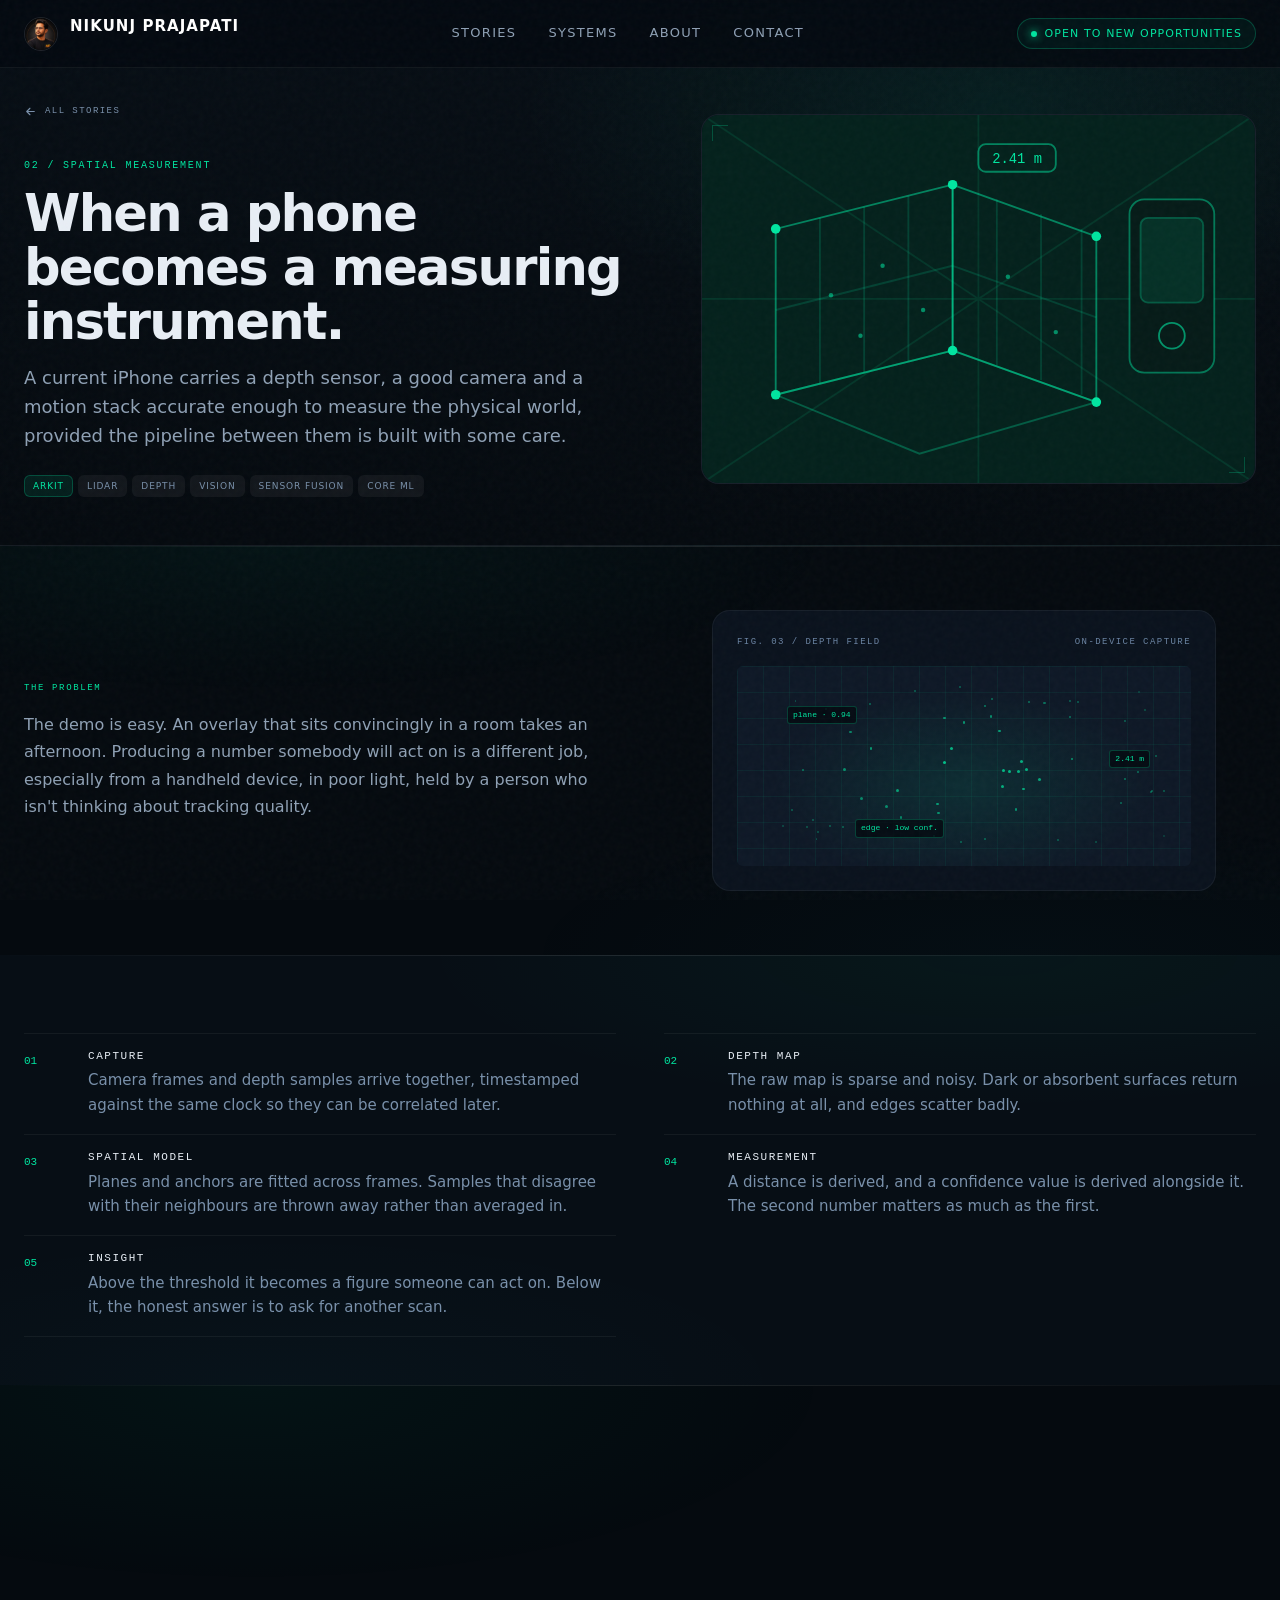
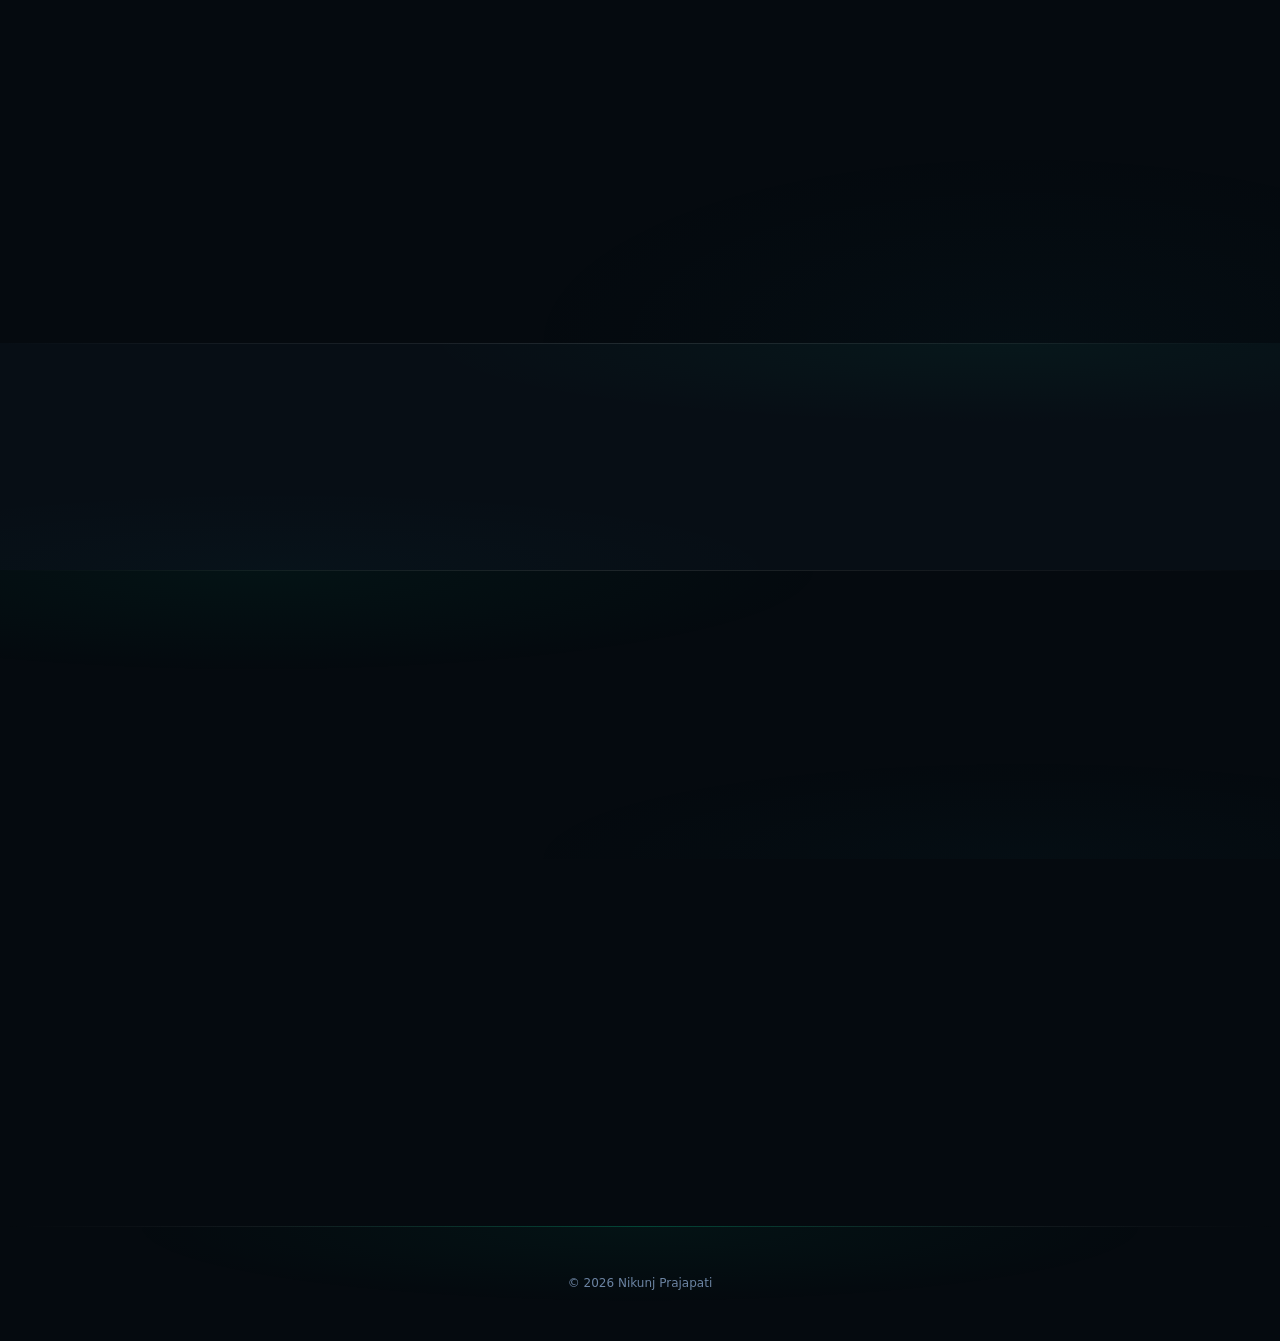
<file: stories/spatial-measurement.html>
<!DOCTYPE html>
<html lang="en">
<head>
  <meta charset="UTF-8">
  <meta name="viewport" content="width=device-width, initial-scale=1">
  <title>When a phone becomes a measuring instrument. · Nikunj Prajapati</title>
  <meta name="description" content="A current iPhone carries a depth sensor, a good camera and a motion stack
            accurate enough to measure the physical world, provided the pipeline ">
  <link rel="canonical" href="https://nikunj-io.github.io/stories/spatial-measurement.html">
  <meta name="robots" content="index, follow">
  <meta name="theme-color" content="#050a0f">
  <meta name="color-scheme" content="dark">
  <meta http-equiv="Content-Security-Policy"
        content="default-src 'self'; img-src 'self' data:; style-src 'self'; script-src 'self' 'sha256-8D3spJobmPEp/5VgSkwYn2KduHBw6A38D+5DPFpAo40='; script-src-attr 'none'; font-src 'self'; connect-src 'none'; object-src 'none'; base-uri 'none'; form-action 'none'; frame-ancestors 'none'; upgrade-insecure-requests">
  <meta name="referrer" content="strict-origin-when-cross-origin">
  <meta property="og:type" content="article">
  <meta property="og:title" content="When a phone becomes a measuring instrument.">
  <meta property="og:description" content="A current iPhone carries a depth sensor, a good camera and a motion stack
            accurate enough to measure the physical world, provided the pipeline ">
  <meta property="og:url" content="https://nikunj-io.github.io/stories/spatial-measurement.html">
  <meta property="og:image" content="https://nikunj-io.github.io/assets/img/portrait.jpg">
  <meta name="twitter:card" content="summary_large_image">
  <link rel="icon" href="../assets/img/favicon.svg" type="image/svg+xml">
  <link rel="stylesheet" href="../css/site.css?v=38">
  <script type="application/ld+json">
  {
    "@context": "https://schema.org",
    "@type": "Article",
    "headline": "When a phone becomes a measuring instrument.",
    "description": "A current iPhone carries a depth sensor, a good camera and a motion stack
            accurate enough to measure the physical world, provided the pipeline between
            them ",
    "author": { "@type": "Person", "name": "Nikunj Prajapati" },
    "isPartOf": { "@type": "WebSite", "name": "Nikunj Prajapati", "url": "https://nikunj-io.github.io/" }
  }
  </script>
</head>

<body class="story-page" data-mail-subject="Project enquiry: Spatial measurement">
  <a class="skip-link" href="#main">Skip to content</a>
  <canvas class="ambient" aria-hidden="true"></canvas>
  <header class="site-header">
    <div class="wrap">
      <a class="brand" href="../index.html">
        <img class="brand__mark" src="../assets/img/np-mark.webp" alt="" width="320" height="319" decoding="async">
        <span class="brand__text">
          <span class="brand__name">NIKUNJ PRAJAPATI</span>
          <span class="brand__role">
              <!-- The link's accessible name must not change as the label
                   rotates, so the rotating stack is aria-hidden and a fixed
                   title carries the name for assistive tech. -->
              <span class="sr-only">Lead iOS Engineer</span>
              <span class="brand__roles" aria-hidden="true"><i>Lead iOS Engineer</i><i>Principal iOS Engineer</i><i>Mobile Architect (iOS)</i><i>Staff iOS Engineer</i><i>Full Stack Engineer</i><i>Mobile Architecture Lead</i></span>
            </span>
        </span>
      </a>
      <button class="nav-toggle" type="button" aria-expanded="false" aria-controls="primary-nav" aria-label="Open menu">
        <svg width="20" height="20" viewBox="0 0 24 24" fill="none" stroke="currentColor" stroke-width="2" aria-hidden="true"><path d="M4 7h16M4 12h16M4 17h16" stroke-linecap="round"/></svg>
      </button>
      <nav class="nav" id="primary-nav" aria-label="Primary">
        <a class="nav__link" href="../index.html#stories">STORIES</a>
        <a class="nav__link" href="../index.html#systems">SYSTEMS</a>
        <a class="nav__link" href="../index.html#about">ABOUT</a>
        <a class="nav__link" href="../index.html#contact">CONTACT</a>
      </nav>
      <a class="status-pill" href="../index.html#contact">
        <span class="status-dot" aria-hidden="true"></span>OPEN TO NEW OPPORTUNITIES
      </a>
    </div>
  </header>

  <main id="main">
    <article class="sp">
      <header class="sp__head">
      <!-- spatial capture - point cloud around a volume -->
      <canvas class="sp__field" data-scene="2" aria-hidden="true"></canvas>
        <div class="wrap sp__headGrid">
          <div>
            <a class="sp__back" href="../index.html#stories">
              <svg viewBox="0 0 24 24" fill="none" stroke="currentColor" stroke-width="2" aria-hidden="true"><path d="M19 12H5M11 6l-6 6 6 6" stroke-linecap="round" stroke-linejoin="round"/></svg>
              All stories
            </a>
            <p class="sp__gutter">02 / SPATIAL MEASUREMENT</p>
            <h1 class="sp__title">When a phone becomes a measuring instrument.</h1>
            <p class="sp__lead">A current iPhone carries a depth sensor, a good camera and a motion stack
            accurate enough to measure the physical world, provided the pipeline between
            them is built with some care.</p>
            <ul class="tags sp__tags"><li class="tag tag--accent">ARKIT</li><li class="tag">LIDAR</li><li class="tag">DEPTH</li>
            <li class="tag">VISION</li><li class="tag">SENSOR FUSION</li><li class="tag">CORE ML</li></ul>
          </div>
          <div class="sp__art" aria-hidden="true"><svg viewBox="0 0 300 200" preserveAspectRatio="xMidYMid slice" aria-hidden="true">
  <rect width="300" height="200" fill="#04211c"/>
  <g fill="none" stroke="#00e5a0" stroke-opacity=".1"><path d="M0 0l300 200M300 0L0 200M150 0v200M0 100h300"/></g>
  <g fill="none" stroke="#00e5a0" stroke-opacity=".5"><path d="M40 152 L40 62 L136 38 L136 128 Z"/><path d="M136 38 L214 66 L214 156 L136 128 Z"/><path d="M40 152 L136 128 L214 156 L118 184 Z" stroke-opacity=".3"/></g>
  <g fill="none" stroke="#00e5a0" stroke-opacity=".16"><path d="M64 146V56M88 140V50M112 134V44"/><path d="M160 46v90M184 54v90M206 62v90"/><path d="M40 106l96-24M136 82l78 28"/></g>
  <g fill="#00e5a0"><circle cx="40" cy="62" r="2.6"/><circle cx="136" cy="38" r="2.6"/><circle cx="214" cy="66" r="2.6"/><circle cx="40" cy="152" r="2.6"/><circle cx="136" cy="128" r="2.6"/><circle cx="214" cy="156" r="2.6"/></g>
  <g fill="#00e5a0" fill-opacity=".55"><circle cx="70" cy="98" r="1.2"/><circle cx="98" cy="82" r="1.2"/><circle cx="120" cy="106" r="1.2"/><circle cx="166" cy="88" r="1.2"/><circle cx="192" cy="118" r="1.2"/><circle cx="86" cy="120" r="1.2"/></g>
  <rect x="232" y="46" width="46" height="94" rx="8" fill="#061b18" stroke="#00e5a0" stroke-opacity=".45"/>
  <rect x="238" y="56" width="34" height="46" rx="4" fill="#00e5a0" fill-opacity=".1" stroke="#00e5a0" stroke-opacity=".28"/>
  <circle cx="255" cy="120" r="7" fill="none" stroke="#00e5a0" stroke-opacity=".6"/>
  <rect x="150" y="16" width="42" height="15" rx="4" fill="#04211c" stroke="#00e5a0" stroke-opacity=".5"/>
  <text x="171" y="26" text-anchor="middle" font-family="ui-monospace,monospace" font-size="7.5" fill="#00e5a0">2.41 m</text>
</svg></div>
        </div>
      </header>

      <!-- The problem, beside the state diagram it describes -->
      <section class="band">
        <div class="wrap band__grid">
          <div class="band__text reveal">
            <h2 class="band__label">The problem</h2>
            <p>The demo is easy. An overlay that sits convincingly in a room takes an
              afternoon. Producing a number somebody will act on is a different job,
              especially from a handheld device, in poor light, held by a person who
              isn't thinking about tracking quality.</p>
          </div>
          <figure class="figpanel reveal"><figcaption class="figpanel__cap"><span>Fig. 03 / Depth field</span><span>On-device capture</span></figcaption>
          <div class="cloud" aria-hidden="true">
            <span class="cloud__axes"></span>
            <i></i><i></i><i></i><i></i><i></i><i></i><i></i><i></i><i></i><i></i>
            <i></i><i></i><i></i><i></i><i></i><i></i><i></i><i></i><i></i><i></i>
            <i></i><i></i><i></i><i></i><i></i><i></i><i></i><i></i><i></i><i></i>
            <i></i><i></i><i></i><i></i><i></i><i></i><i></i><i></i><i></i><i></i>
            <i></i><i></i><i></i><i></i><i></i><i></i><i></i><i></i><i></i><i></i>
            <i></i><i></i><i></i><i></i><i></i><i></i><i></i><i></i><i></i><i></i>
            <i></i><i></i><i></i><i></i>
            <span class="cloud__tag cloud__tag--a">plane · 0.94</span>
            <span class="cloud__tag cloud__tag--b">2.41 m</span>
            <span class="cloud__tag cloud__tag--c">edge · low conf.</span>
          </div></figure>
        </div>
      </section>

      <!-- Step-by-step walk through that diagram -->
      <section class="band band--alt">
        <div class="wrap">
          <h2 class="band__label reveal">How a measurement is produced</h2>
          <ol class="steps">
            <li class="step">
              <span class="step__n">01</span>
              <div class="step__body">
                <h3 class="step__name">CAPTURE</h3>
                <p class="step__text">Camera frames and depth samples arrive together, timestamped against the same clock so they can be correlated later.</p>
              </div>
            </li>
            <li class="step">
              <span class="step__n">02</span>
              <div class="step__body">
                <h3 class="step__name">DEPTH MAP</h3>
                <p class="step__text">The raw map is sparse and noisy. Dark or absorbent surfaces return nothing at all, and edges scatter badly.</p>
              </div>
            </li>
            <li class="step">
              <span class="step__n">03</span>
              <div class="step__body">
                <h3 class="step__name">SPATIAL MODEL</h3>
                <p class="step__text">Planes and anchors are fitted across frames. Samples that disagree with their neighbours are thrown away rather than averaged in.</p>
              </div>
            </li>
            <li class="step">
              <span class="step__n">04</span>
              <div class="step__body">
                <h3 class="step__name">MEASUREMENT</h3>
                <p class="step__text">A distance is derived, and a confidence value is derived alongside it. The second number matters as much as the first.</p>
              </div>
            </li>
            <li class="step">
              <span class="step__n">05</span>
              <div class="step__body">
                <h3 class="step__name">INSIGHT</h3>
                <p class="step__text">Above the threshold it becomes a figure someone can act on. Below it, the honest answer is to ask for another scan.</p>
              </div>
            </li>
          </ol>
        </div>
      </section>

      <!-- The approach, beside the architecture diagram -->
      <section class="band">
        <div class="wrap band__grid band__grid--flip">
          <figure class="figpanel reveal"><figcaption class="figpanel__cap mt-3"><span>Fig. 04 / Pipeline</span><span>Capture to insight</span></figcaption>
          <div class="flow">
            <p class="flow__step">CAPTURE <b>camera + depth</b></p>
            <span class="flow__arrow" aria-hidden="true"></span>
            <p class="flow__step">DEPTH MAP <b>noisy, sparse</b></p>
            <span class="flow__arrow" aria-hidden="true"></span>
            <p class="flow__step flow__step--live">SPATIAL MODEL <b>planes + anchors</b></p>
            <span class="flow__arrow" aria-hidden="true"></span>
            <p class="flow__step flow__step--live">MEASUREMENT <b>with confidence</b></p>
            <span class="flow__arrow" aria-hidden="true"></span>
            <p class="flow__step flow__step--work">INSIGHT <b>something to act on</b></p>
          </div></figure>
          <div class="band__text reveal">
            <h2 class="band__label">The approach</h2>
            <p>Depth data comes in noisy and full of holes. Some surfaces swallow the
              signal, edges scatter it, and quick movement smears frames together. Most
              of the work is rejection: deciding what to trust, what to throw away, and
              when to ask the operator to scan again rather than hand back a confident
              wrong answer.</p>
            <p>Vision and on-device models narrow it further by classifying what's in
              frame, so the measurement runs against the right surface. All of it stays
              on the phone, which keeps latency down and means the imagery never leaves
              the device.</p>
            <p class="pull">Anyone can float a box in a room. The hard bit is knowing when your number
            is good enough to act on.</p>
          </div>
        </div>
      </section>

      <!-- What was actually difficult -->
      <section class="band band--alt">
        <div class="wrap sp__hard reveal">
          <h2 class="band__label">The part that took the longest</h2>
          <p class="sp__hardText">Deciding when to refuse. It is easy to always return a number. Knowing which numbers are not good enough to hand over is the whole problem.</p>
        </div>
      </section>

      <section class="band">
        <div class="wrap">
          <h2 class="band__label reveal">What the work involved</h2>
          <ul class="facts reveal"><li class="fact"><strong>The constraint</strong><p>A handheld device, poor light, and an operator not thinking about tracking quality.</p></li>
          <li class="fact"><strong>The engineering</strong><p>Depth capture, plane detection, aggressive sample rejection and on-device classification.</p></li>
          <li class="fact"><strong>The ownership</strong><p>The sensor pipeline, the confidence model and the capture experience.</p></li>
          <li class="fact"><strong>The outcome</strong><p>A number with confidence attached, or an honest prompt to scan again.</p></li></ul>
        </div>
      </section>

      <nav class="wrap pager reveal" aria-label="More stories">
        <a class="pager__link pager__link--prev" href="offline-field-systems.html"><span class="pager__dir">Previous</span><span class="pager__t">When the network disappears, the work shouldn't.</span></a>
        <a class="pager__link pager__link--next" href="enterprise-modernisation.html"><span class="pager__dir">Next</span><span class="pager__t">Modern software doesn't always start from zero.</span></a>
      </nav>

      <div class="wrap sp__cta reveal">
        <p class="sp__ctaTitle">Working on something like this?</p>
        <a class="btn js-mail" href="https://www.linkedin.com/in/nikunjprajapati" target="_blank" rel="noopener noreferrer">
          LET'S TALK
          <svg viewBox="0 0 24 24" fill="none" stroke="currentColor" stroke-width="2" aria-hidden="true"><path d="M17 8l4 4m0 0l-4 4m4-4H3" stroke-linecap="round" stroke-linejoin="round"/></svg>
        </a>
      </div>
    </article>
  </main>

  <footer class="site-footer">
    <p>© <span class="js-year">2026</span> Nikunj Prajapati</p>
  </footer>
  <script src="../js/site.js?v=38" defer></script>
</body>
</html>
</file>
<file: css/site.css>
/* =========================================================================
   DESIGN TOKENS
   ========================================================================= */
:root {
  --bg:          #050a0f;
  --bg-2:        #070e15;
  --surface-1:   #0a121d;
  --surface-2:   #0e1826;

  --text:        #e8eef5;
  --text-muted:  #8fa1b5;
  /* --text-dim and --text-faint are used at 9-13px throughout, so WCAG's
     large-text allowance never applies to them and both must clear 4.5:1.
     The previous values (#6b7f96 / #4b5c72) measured 4.33 and 2.61 against
     --surface-2, the lightest ground either sits on. These clear it on the
     same hue while keeping the three-step order intact - muted 6.74, dim
     5.42, faint 4.63 - because raising both to the bare minimum made faint
     the lighter of the two and inverted the hierarchy. */
  --text-dim:    #7990aa;
  --text-faint:  #6b84a3;

  --accent:      #00e5a0;
  --accent-2:    #22d3ee;
  --accent-dim:  #00b87a;
  --accent-soft: rgba(0, 229, 160, 0.09);
  --accent-line: rgba(0, 229, 160, 0.24);
  --warn:        #f0a868;
  --amber:       #f2913f;
  --amber-soft:  rgba(242, 145, 63, .10);

  --hairline:    rgba(255, 255, 255, 0.055);
  --hairline-2:  rgba(255, 255, 255, 0.10);

  --s-1: .25rem; --s-2: .5rem;  --s-3: .75rem; --s-4: 1rem;
  --s-5: 1.5rem; --s-6: 2rem;   --s-7: 3rem;   --s-8: 4rem;  --s-9: 6rem;

  --r-sm: 6px; --r-md: 12px; --r-lg: 18px; --r-full: 999px;

  --font-sans: ui-sans-serif, system-ui, -apple-system, "Segoe UI", Roboto,
               "Helvetica Neue", Arial, sans-serif;
  --font-mono: ui-monospace, SFMono-Regular, "SF Mono", Menlo, Monaco,
               Consolas, "Liberation Mono", monospace;

  --dur-fast: 180ms; --dur: 340ms;
  --ease: cubic-bezier(.4, 0, .2, 1);

  --wrap: 1280px;
  --nav-h: 68px;
}

/* =========================================================================
   BASE
   ========================================================================= */
*, *::before, *::after { box-sizing: border-box; }

html {
  -webkit-text-size-adjust: 100%;
  scroll-behavior: smooth;
  scroll-padding-top: calc(var(--nav-h) + var(--s-4));
}

body {
  margin: 0;
  background: var(--bg);
  color: var(--text);
  font-family: var(--font-sans);
  font-size: 16px;
  line-height: 1.6;
  -webkit-font-smoothing: antialiased;
  -moz-osx-font-smoothing: grayscale;
  overflow-x: hidden;
}

h1, h2, h3, h4 { margin: 0; line-height: 1.14; letter-spacing: -.022em; font-weight: 700; }
p { margin: 0; }
ul, ol { margin: 0; padding: 0; list-style: none; }
img, svg { max-width: 100%; display: block; }
img { height: auto; }
button { font: inherit; }

a { color: inherit; text-decoration: none; }
a:hover { color: var(--accent); }

/* Two rings: a solid one that meets the 3:1 non-text contrast minimum on
   every surface here, and a soft halo that makes the focused element read as
   lifted rather than merely outlined. The halo is decorative - remove it and
   the indicator still conforms. */
:focus-visible {
  outline: 2px solid var(--accent);
  outline-offset: 3px;
  border-radius: var(--r-sm);
  box-shadow: 0 0 0 5px rgba(0, 229, 160, .14);
}

.sr-only {
  position: absolute; width: 1px; height: 1px; padding: 0; margin: -1px;
  overflow: hidden; clip: rect(0 0 0 0); white-space: nowrap; border: 0;
}

.skip-link {
  position: absolute; left: var(--s-4); top: -100px; z-index: 100;
  background: var(--accent); color: var(--bg);
  padding: var(--s-3) var(--s-4); border-radius: var(--r-sm);
  font-weight: 600; font-size: .875rem;
  transition: top var(--dur-fast) var(--ease);
}
.skip-link:focus { top: var(--s-4); color: var(--bg); }

/* =========================================================================
   LAYOUT PRIMITIVES
   ========================================================================= */
.wrap { width: 100%; max-width: var(--wrap); margin-inline: auto; padding-inline: var(--s-5); }

/* Sections breathe at viewport scale rather than at a fixed 4rem. The long
   scroll is the argument here, and a tighter rhythm made three distinct
   sections read as one continuous wall of content. */
.section { padding-block: clamp(4.5rem, 8.5vw, 7.5rem); }
/* Ground gradients, not a flat fill. --bg and --bg-2 differ by 2/4/6 per
   channel, so alternating between them was invisible and the body of the page
   read as one unbroken slab with hairlines ruled across it. Each band now
   carries two very wide, very low-opacity washes anchored to opposite corners,
   which is the same device the hero uses and the reason the hero looks like it
   has depth. --gx flips per section so consecutive bands lean opposite ways.

   Alphas are set from the contrast budget, not by eye: 4.3% and 2.5% are the
   strongest values at which --text-faint still clears 4.5:1 where BOTH washes
   coincide at full strength. The anchors are on opposite corners so that
   overlap is nearly impossible in practice, but the budget is computed against
   it anyway - a gradient that only passes in the places it happens to be weak
   is not a passing gradient. */
.section--band {
  position: relative;
  --gx: 18%;
  background:
    radial-gradient(ellipse 78% 62% at var(--gx) 0%,
                    rgba(0, 229, 160, .043), transparent 60%),
    radial-gradient(ellipse 66% 58% at calc(100% - var(--gx)) 100%,
                    rgba(34, 211, 238, .025), transparent 64%),
    var(--bg-2);
}

/* Consecutive bands lean opposite ways, so stories -> systems and metrics ->
   problems stop reading as two identical rectangles stacked. */
#stories  { --gx: 80%; }
#systems  { --gx: 14%; }
#about    { --gx: 72%; }

/* Seams. A hard 1px rule between two near-identical fills reads as a box
   edge; worse, two adjacent bands each drew one, giving a 2px line. One
   gradient hairline per band, strongest in the middle and fading out at the
   page edges, reads as a join instead. */
.section--band::before {
  content: ''; position: absolute; inset: 0 0 auto 0; height: 1px;
  background: linear-gradient(90deg,
    transparent, var(--hairline) 18%, var(--hairline-2) 50%, var(--hairline) 82%, transparent);
  pointer-events: none;
}
.section--band::after {
  content: ''; position: absolute; inset: auto 0 0 0; height: 1px;
  background: linear-gradient(90deg,
    transparent, var(--hairline) 22%, var(--hairline) 78%, transparent);
  pointer-events: none;
}

.eyebrow {
  font-size: .6875rem; font-weight: 600; letter-spacing: .2em;
  text-transform: uppercase; color: var(--accent);
}
.section-title { font-size: clamp(1.6rem, 3.4vw, 2.25rem); margin-top: var(--s-2); }

.section-head {
  display: flex; flex-wrap: wrap; align-items: flex-end;
  justify-content: space-between; gap: var(--s-4); margin-bottom: var(--s-7);
}

.mt-3 { margin-top: var(--s-3); }
.pb-6 { padding-block: var(--s-6); }
.fullscreen-center { min-height: 100vh; display: grid; place-items: center; }

/* =========================================================================
   HEADER
   ========================================================================= */
.site-header {
  position: fixed; inset: 0 0 auto 0; z-index: 50; height: var(--nav-h);
  background: rgba(4, 9, 16, .84);
  backdrop-filter: blur(18px); -webkit-backdrop-filter: blur(18px);
  border-bottom: 1px solid var(--hairline);
}
.site-header .wrap {
  height: 100%; display: flex; align-items: center;
  justify-content: space-between; gap: var(--s-4);
}

.brand:hover { color: inherit; }
.brand__name { font-size: .9375rem; font-weight: 700; letter-spacing: .07em; color: #fff; }
/* Rotating job title. All six labels occupy the SAME grid cell, so the header
   reserves the width of the longest one once and never reflows as they swap -
   a fading label that also nudges the layout every few seconds is worse than
   no rotation at all.

   The no-JS path shows the first label: :first-child is visible until the .js
   class exists, at which point control passes to .is-active and the script
   drives it. The stack is aria-hidden and an .sr-only title sits beside it,
   because this is inside a link and a link whose accessible name changes every
   few seconds is a genuine problem, not a cosmetic one. */
.brand__role { font-size: .75rem; color: var(--accent); }
.brand__roles { display: grid; }
.brand__roles i {
  grid-area: 1 / 1;
  font-style: normal;
  white-space: nowrap;
  opacity: 0;
  transform: translateY(4px);
  transition: opacity 460ms var(--ease), transform 460ms var(--ease);
}
.brand__roles i:first-child { opacity: 1; transform: none; }
.js .brand__roles i:first-child { opacity: 0; transform: translateY(4px); }
.js .brand__roles i.is-active { opacity: 1; transform: none; }

/* Standing still, the first label is simply the title. The script does not
   rotate under reduced motion, so no .is-active is ever set - without this
   override the .js rule above would leave the stack with nothing visible. */
@media (prefers-reduced-motion: reduce) {
  .brand__roles i { transition: none; }
  .js .brand__roles i:first-child { opacity: 1; transform: none; }
}

.nav { display: flex; align-items: center; gap: var(--s-6); }
.nav__link {
  position: relative; font-size: .8125rem; letter-spacing: .1em;
  color: var(--text-muted); transition: color var(--dur-fast) var(--ease);
  display: inline-flex; align-items: center; gap: var(--s-2);
}
.nav__link:hover { color: var(--text); }
.nav__link::after {
  content: ''; position: absolute; left: 0; bottom: -6px;
  width: 0; height: 1px; background: var(--accent);
  /* The glow is what separates this from a plain underline; it is carried
     by the rule itself so nothing else has to paint. */
  box-shadow: 0 0 8px rgba(0, 229, 160, .7);
  transition: width var(--dur) var(--ease), opacity var(--dur) var(--ease);
}
.nav__link:hover::after, .nav__link[aria-current="true"]::after { width: 100%; }
.nav__link:hover .nav__dot { opacity: .5; }
.nav__link:active { transform: translateY(1px); }
.nav__link[aria-current="true"] { color: var(--accent); }
.nav__link[aria-current="true"] .nav__dot { opacity: 1; }
.nav__dot {
  width: 5px; height: 5px; border-radius: var(--r-full);
  background: var(--accent); opacity: 0; flex: none;
  transition: opacity var(--dur) var(--ease);
}

.status-pill {
  display: inline-flex; align-items: center; gap: var(--s-2);
  padding: 6px 13px;
  border: 1px solid var(--accent-line); border-radius: var(--r-full);
  background: rgba(0, 229, 160, .05);
  font-size: .6875rem; letter-spacing: .1em; color: var(--accent); white-space: nowrap;
  transition: background var(--dur-fast) var(--ease),
              border-color var(--dur-fast) var(--ease),
              transform var(--dur-fast) var(--ease);
}
.status-pill:hover {
  color: var(--accent);
  background: rgba(0, 229, 160, .11);
  border-color: var(--accent);
  transform: translateY(-1px);
}
.status-pill:active { transform: translateY(0); }
.status-dot {
  width: 6px; height: 6px; flex: none; border-radius: var(--r-full);
  background: var(--accent); box-shadow: 0 0 8px var(--accent);
  animation: pulse 2.4s ease-in-out infinite;
}
@keyframes pulse { 0%, 100% { opacity: 1 } 50% { opacity: .3 } }

.nav-toggle {
  display: none; background: none; border: 1px solid var(--hairline-2);
  border-radius: var(--r-sm); color: var(--text); padding: 6px 8px; cursor: pointer;
}

/* =========================================================================
   PROBLEMS BAND
   ========================================================================= */
.problems { display: grid; gap: var(--s-5); align-items: center; padding-block: var(--s-5); }
.problems__label {
  font-size: clamp(.95rem, 1.6vw, 1.2rem); font-weight: 500;
  letter-spacing: .08em; line-height: 1.55; color: var(--accent);
  text-transform: uppercase;
}
.problems__grid { display: grid; grid-template-columns: repeat(auto-fit, minmax(132px, 1fr)); }

.problem {
  text-align: center;
  padding: var(--s-2) var(--s-3);
  border-left: 1px solid var(--hairline);
}
.problem:first-child { border-left: 1px solid var(--hairline); }

.problem__icon {
  color: var(--amber);
  display: grid; place-items: center;
  margin-bottom: var(--s-3);
}
.problem__icon svg { width: 26px; height: 26px; }

.problem__name {
  display: block; font-size: .875rem; font-weight: 600;
  color: #fff; letter-spacing: -.01em;
}
.problem__note {
  display: block; font-size: .75rem; line-height: 1.5;
  color: var(--text-dim); margin-top: 5px; max-width: 18ch; margin-inline: auto;
}

/* =========================================================================
   STORY RAIL - horizontal carousel
   ========================================================================= */
.rail-wrap { position: relative; }
.rail {
  display: grid; grid-auto-flow: column; grid-auto-columns: minmax(255px, 1fr);
  gap: var(--s-4); overflow-x: auto; overscroll-behavior-x: contain;
  scroll-snap-type: x mandatory; padding-bottom: var(--s-3); scroll-behavior: smooth;
  scrollbar-width: thin; scrollbar-color: var(--hairline-2) transparent;
}
.rail::-webkit-scrollbar { height: 4px; }
.rail::-webkit-scrollbar-thumb { background: var(--hairline-2); border-radius: var(--r-full); }

.rail__btn {
  position: absolute; top: 42%; z-index: 3;
  width: 38px; height: 38px; display: grid; place-items: center;
  border-radius: var(--r-full); border: 1px solid var(--hairline-2);
  background: rgba(10, 18, 29, .92);
  backdrop-filter: blur(8px); -webkit-backdrop-filter: blur(8px);
  color: var(--text-muted); cursor: pointer;
  transition: color var(--dur-fast) var(--ease), border-color var(--dur-fast) var(--ease);
}
.rail__btn:hover { color: var(--accent); border-color: var(--accent-line); }
.rail__btn[disabled] { opacity: .25; cursor: default; }
.rail__btn--prev { left: -14px; }
.rail__btn--next { right: -14px; }
.rail__btn svg { width: 15px; height: 15px; }

/* =========================================================================
   STORY CARD
   Minimal on the index: artwork, label, title, one line. The full write-up
   lives on its own page, which keeps this page short and lets each story
   breathe somewhere it is not competing with four siblings.
   ========================================================================= */
.story {
  scroll-snap-align: start;
  display: flex;
  border: 1px solid var(--hairline);
  border-radius: var(--r-lg);
  background: var(--surface-1);
  overflow: hidden;
  /* --tx / --ty are written by the tilt module as -0.5..0.5. They default to
     0 here so the card composes correctly before any pointer arrives, and on
     touch, where the module never runs at all. */
  --tx: 0; --ty: 0;
  transform: perspective(1000px);
  transition: transform var(--dur) var(--ease),
              border-color var(--dur) var(--ease),
              box-shadow var(--dur) var(--ease);
}
.story:hover, .story:focus-within {
  transform: perspective(1000px) translateY(-4px);
  border-color: var(--accent-line);
  box-shadow: 0 26px 52px -22px rgba(0, 0, 0, .85);
}

/* Tilt composes into the same transform as the lift, so the two can never
   overwrite each other. It follows the hover rule so it wins while the
   pointer is inside the card, and the shorter transition lets the lean track
   the cursor instead of lagging behind it. */
.story.is-tilting {
  transform: perspective(1000px)
             translateY(-6px)
             rotateX(calc(var(--ty) * -5deg))
             rotateY(calc(var(--tx) * 7deg));
  transition-duration: 140ms;
  will-change: transform;
}

.story__link { display: flex; flex-direction: column; width: 100%; }
.story__link:hover { color: inherit; }
.story__link:focus-visible { outline: 2px solid var(--accent); outline-offset: -2px; border-radius: var(--r-lg); }

/* Artwork is its own band. The title used to sit on top of it, which meant
   fighting the illustration for contrast at every card width. */
.story__viz {
  display: block; position: relative;
  aspect-ratio: 3 / 2;
  overflow: hidden;
  border-bottom: 1px solid var(--hairline);
}
.story__viz svg { width: 100%; height: 100%; display: block; }

.story__body {
  display: flex; flex-direction: column; gap: var(--s-3);
  padding: var(--s-4); flex: 1;
}
.story__meta {
  display: flex; align-items: baseline; gap: var(--s-2);
  font-size: .5625rem; letter-spacing: .14em; text-transform: uppercase;
  color: var(--text-faint);
}
.story__num { font-family: var(--font-mono); font-size: .75rem; color: var(--accent); font-weight: 400; }
.story__title {
  display: block;
  font-size: 1rem; font-weight: 600; line-height: 1.3;
  color: var(--text); letter-spacing: -.015em;
}
.story__note { display: block; font-size: .8125rem; color: var(--text-dim); line-height: 1.55; }

.story__foot {
  margin-top: auto; padding-top: var(--s-3);
  border-top: 1px solid var(--hairline);
  display: flex; align-items: center; justify-content: space-between; gap: var(--s-3);
}
.story__read {
  font-family: var(--font-mono);
  font-size: .5625rem; letter-spacing: .16em; color: var(--text-dim);
  transition: color var(--dur-fast) var(--ease);
}
.story:hover .story__read { color: var(--accent); }
.story__go {
  width: 28px; height: 28px; flex: none; display: grid; place-items: center;
  border-radius: var(--r-full); border: 1px solid var(--hairline-2); color: var(--text-dim);
  transition: color var(--dur-fast) var(--ease), border-color var(--dur-fast) var(--ease);
}
.story:hover .story__go { color: var(--accent); border-color: var(--accent-line); }
.story__go svg { width: 12px; height: 12px; }

.tags { display: flex; flex-wrap: wrap; gap: 5px; }
.tag {
  font-size: .5625rem; letter-spacing: .1em; padding: 3px 8px; border-radius: var(--r-sm);
  background: rgba(255,255,255,.05); color: var(--text-dim); border: 1px solid transparent;
}
.tag--accent { background: var(--accent-soft); color: var(--accent); border-color: var(--accent-line); }

/* =========================================================================
   NARRATIVE
   ========================================================================= */
.narrative { padding-block: var(--s-7); }
.narrative__intro { font-size: clamp(1.4rem, 3.1vw, 2.1rem); max-width: 22ch; line-height: 1.2; }

/* =========================================================================
   CHAPTER
   ========================================================================= */

.flow { display: grid; gap: var(--s-2); }
.flow__step {
  display: flex; align-items: center; gap: var(--s-3); padding: var(--s-3) var(--s-4);
  border: 1px solid var(--hairline-2); border-radius: var(--r-sm); background: var(--surface-2);
  font-family: var(--font-mono); font-size: .6875rem; letter-spacing: .1em; color: var(--text-muted);
}
.flow__step b {
  margin-left: auto; font-family: var(--font-sans); font-weight: 400;
  font-size: .625rem; letter-spacing: 0; color: var(--text-faint);
}
.flow__step::before { content: ''; width: 6px; height: 6px; flex: none; border-radius: var(--r-full); background: var(--text-faint); }
.flow__step--live { border-color: var(--accent-line); color: var(--accent); }
.flow__step--live::before { background: var(--accent); box-shadow: 0 0 10px var(--accent); }
.flow__step--alert { border-color: rgba(240,168,104,.4); color: var(--warn); }
.flow__step--alert::before { background: var(--warn); box-shadow: 0 0 10px rgba(240,168,104,.6); }
.flow__step--work { color: #fff; }
.flow__step--work::before { background: #fff; }
.flow__arrow { justify-self: start; margin-left: 18px; width: 1px; height: 14px; background: var(--hairline-2); }

.arch { display: grid; gap: var(--s-2); justify-items: center; text-align: center; }
.arch__node {
  width: 100%; max-width: 270px; padding: var(--s-3) var(--s-4);
  border: 1px solid var(--hairline-2); border-radius: var(--r-sm); background: var(--surface-2);
  font-family: var(--font-mono); font-size: .625rem; letter-spacing: .1em; color: var(--text-muted);
}
.arch__node--accent { border-color: var(--accent-line); background: var(--accent-soft); color: var(--accent); }
.arch__node--wide { max-width: 100%; }
.arch__node small {
  display: block; font-family: var(--font-sans); font-size: .625rem;
  letter-spacing: 0; color: var(--text-faint); margin-top: 3px;
}
.arch__link { width: 1px; height: 16px; background: var(--hairline-2); }
.arch__link--accent { background: linear-gradient(var(--accent), transparent); }

.cloud {
  position: relative; height: 200px; border-radius: var(--r-sm); overflow: hidden;
  background: radial-gradient(ellipse 60% 70% at 50% 60%, rgba(0,229,160,.10), transparent 70%), var(--surface-2);
}
.cloud i { position: absolute; border-radius: var(--r-full); background: var(--accent); }
.cloud__axes {
  position: absolute; inset: 0;
  background-image:
    linear-gradient(rgba(0,229,160,.06) 1px, transparent 1px),
    linear-gradient(90deg, rgba(0,229,160,.06) 1px, transparent 1px);
  background-size: 26px 26px;
}
.cloud__tag {
  position: absolute; font-family: var(--font-mono); font-size: .5rem; color: var(--accent);
  background: rgba(4,9,16,.8); border: 1px solid var(--accent-line);
  border-radius: 3px; padding: 2px 5px; white-space: nowrap;
}

.codeshift { display: grid; gap: var(--s-2); }
.codeshift__row { display: grid; grid-template-columns: 1fr auto 1fr; align-items: center; gap: var(--s-3); }
.codeshift__cell {
  padding: var(--s-3); border-radius: var(--r-sm); border: 1px solid var(--hairline-2);
  background: var(--surface-2); font-family: var(--font-mono); font-size: .625rem;
  color: var(--text-dim); text-align: center;
}
.codeshift__cell--new { border-color: var(--accent-line); background: var(--accent-soft); color: var(--accent); }
.codeshift__to { color: var(--text-faint); font-size: .75rem; }
.codeshift__note {
  margin-top: var(--s-2); font-size: .625rem; font-family: var(--font-mono);
  color: var(--text-faint); text-align: center;
}

.agent { display: grid; gap: var(--s-2); }
.agent__step {
  display: grid; grid-template-columns: 78px 1fr; gap: var(--s-3); align-items: center;
  padding: var(--s-3); border-radius: var(--r-sm); border: 1px solid var(--hairline); background: var(--surface-2);
}
.agent__label { font-family: var(--font-mono); font-size: .5rem; letter-spacing: .12em; text-transform: uppercase; color: var(--accent); }
.agent__value { font-size: .75rem; color: var(--text-muted); }
.agent__rail { justify-self: start; margin-left: 38px; width: 1px; height: 10px; background: var(--hairline-2); }

/* =========================================================================
   PRINCIPLES
   Five columns went narrow because each one carried a full sentence plus a
   diagram in about 200px. Wider minimum, taller diagrams, and the columns
   wrap to two rows rather than shrinking below a readable measure.
   ========================================================================= */
.systems__head { display: grid; gap: var(--s-5); margin-bottom: var(--s-7); align-items: end; }
.systems__lede { color: var(--text-dim); font-size: .9375rem; max-width: 46ch; }

.principles { display: grid; grid-template-columns: 1fr; gap: var(--s-1); }
.principle {
  display: flex; flex-direction: column;
  padding: var(--s-4) var(--s-3) var(--s-5);
  border-top: 1px solid var(--hairline);
  min-height: 0;
}
.principle__num { font-family: var(--font-mono); font-size: .8125rem; color: var(--accent); }
.principle__title { font-size: .9375rem; line-height: 1.3; color: var(--text); margin-block: var(--s-3) var(--s-2); }
.principle__copy { font-size: .8125rem; line-height: 1.55; color: var(--text-dim); max-width: 24ch; }
.principle__viz { margin-top: auto; padding-top: var(--s-5); color: var(--text-faint); }
.principle__viz svg { width: 100%; height: 72px; overflow: visible; }

@media (min-width: 620px)  { .principles { grid-template-columns: 1fr 1fr; } }
@media (min-width: 900px)  {
  .systems__head { grid-template-columns: 1fr auto; gap: var(--s-8); }
  .principles { grid-template-columns: repeat(3, 1fr); }
}
/* All five hold one row from here up. The section uses a wider container than
   the rest of the page so each column keeps a readable measure at five across. */
@media (min-width: 1180px) {
  .principles { grid-template-columns: repeat(5, 1fr); }
  .principle { border-top: 0; border-left: 1px solid var(--hairline); min-height: 270px; }
  .principle:first-child { border-left: 0; padding-left: 0; }
}

/* -------------------------------------------------------------------------
   Diagram motion. Each loop states the idea in the principle rather than
   decorating it, and every one is slow enough to read as instrumentation.
   ------------------------------------------------------------------------- */
@keyframes vDash   { to { stroke-dashoffset: -16; } }
@keyframes vBreath { 0%,100% { opacity: .45 } 50% { opacity: 1 } }
@keyframes vGlow   { 0%,100% { opacity: .35 } 50% { opacity: .95 } }

/* 01 - traffic marches along the links, the local core keeps its own beat */
.v1-link  { animation: vDash 2.4s linear infinite; }
.v1-link--b { animation-delay: -.8s; }
.v1-link--c { animation-delay: -1.6s; }
.v1-core, .v1-store { animation: vGlow 3.2s ease-in-out infinite; }
.v1-store { animation-delay: -1.6s; }

/* 02 - the point cloud settles, then a scan line sweeps the volume */
.v2-cloud circle { animation: vBreath 3.4s ease-in-out infinite; }
.v2-cloud circle:nth-child(2n) { animation-delay: -.7s; }
.v2-cloud circle:nth-child(3n) { animation-delay: -1.5s; }
.v2-solid { animation: vGlow 4s ease-in-out infinite; }
.v2-solid--b { animation-delay: -1.2s; }
@keyframes vScan { 0% { transform: translateY(-30px); opacity: 0 } 20%,80% { opacity: .6 } 100% { transform: translateY(0); opacity: 0 } }
.v2-scan { animation: vScan 5s ease-in-out infinite; }

/* 03 - modules arrive one at a time, which is the whole point */
@keyframes vArrive { 0%,10% { opacity: .15 } 30%,100% { opacity: 1 } }
.v3-old { opacity: .4; }
.v3-arrow { animation: vGlow 3s ease-in-out infinite; }
.v3-b1 { animation: vArrive 4s ease-in-out infinite; }
.v3-b2 { animation: vArrive 4s ease-in-out infinite -1s; }
.v3-b3 { animation: vArrive 4s ease-in-out infinite -2s; }
.v3-b4 { animation: vArrive 4s ease-in-out infinite -3s; }

/* 04 - a request travels the chain and comes back as an action */
@keyframes vTravel {
  0%   { transform: translateX(0);   opacity: 0 }
  10%  { opacity: 1 }
  35%  { transform: translateX(34px) }
  55%  { transform: translateX(72px) }
  80%  { transform: translateX(114px); opacity: 1 }
  100% { transform: translateX(150px); opacity: 0 }
}
.v4-pulse { animation: vTravel 4.4s ease-in-out infinite; }
.v4-hub, .v4-out { animation: vGlow 3.6s ease-in-out infinite; }
.v4-out { animation-delay: -1.8s; }
.v4-t2 { animation: vBreath 3.6s ease-in-out infinite; }

/* 05 - readings move, the budget line does not */
@keyframes vMeasure { 0%,100% { transform: scaleY(1) } 50% { transform: scaleY(.82) } }
.v5-bar { transform-origin: center bottom; animation: vMeasure 3.6s ease-in-out infinite; }
.v5-b2 { animation-delay: -.4s } .v5-b3 { animation-delay: -.8s }
.v5-b4 { animation-delay: -1.2s } .v5-b5 { animation-delay: -1.6s }
.v5-b6 { animation-delay: -2s }   .v5-b7 { animation-delay: -2.4s }
.v5-budget { animation: vDash 3s linear infinite; }

@media (prefers-reduced-motion: reduce) {
  .v1-link, .v1-core, .v1-store, .v2-cloud circle, .v2-solid, .v2-scan,
  .v3-arrow, .v3-b1, .v3-b2, .v3-b3, .v3-b4,
  .v4-pulse, .v4-hub, .v4-out, .v4-t2,
  .v5-bar, .v5-budget { animation: none; }
  .v4-pulse { opacity: .8; }
  .v2-scan { opacity: .5; }
}

/* =========================================================================
   LEADERSHIP
   ========================================================================= */
.leadership__list { display: grid; grid-template-columns: repeat(auto-fit, minmax(180px, 1fr)); gap: 0 var(--s-5); }
.leadership__item {
  padding: var(--s-4) 0; border-top: 1px solid var(--hairline);
  font-size: .9375rem; color: var(--text-muted);
  display: flex; align-items: baseline; gap: var(--s-3);
}
.leadership__item span { font-family: var(--font-mono); font-size: .625rem; color: var(--accent); flex: none; }

/* =========================================================================
   ABOUT
   ========================================================================= */

.about__head { display: flex; gap: var(--s-4); align-items: center; margin-block: var(--s-4); }
.about__name { font-size: 1.25rem; color: #fff; }
.about__role { font-size: .8125rem; color: var(--text-dim); }
.about__copy { font-size: .9375rem; color: var(--text-muted); }

.social { display: flex; gap: var(--s-4); margin-top: var(--s-5); }
.social a { color: var(--text-faint); transition: color var(--dur-fast) var(--ease); }
.social a:hover { color: var(--accent); }
.social svg { width: 19px; height: 19px; }

/* The rail must sit on the dot centres, so both are derived from the same
   values rather than positioned by eye. Column 1 is the year, column 2 holds
   the dot, and --rail-x resolves to the middle of column 2. */
/* Runs from just under this dot to exactly where the next one begins. */
/* Both are spans inside a span, so without an explicit display they run
   together on one line. */

/* =========================================================================
   CONTACT - split with generated artwork
   ========================================================================= */
.contact { border-top: 1px solid var(--hairline); background: var(--bg-2); }
.contact__grid { display: grid; align-items: stretch; }
.contact__art {
  position: relative;
  min-height: 320px;
  overflow: hidden;
  background: #030c11;
}

/* The photograph is warm; the site is not. Desaturating and darkening it,
   then washing the remaining hue toward the accent, brings it into the
   palette without it reading as a stock image dropped onto a dark page. */
.contact__art img {
  width: 100%; height: 100%;
  object-fit: cover; object-position: center 58%;
  filter: saturate(.42) contrast(1.08) brightness(.6);
  transform: scale(1.02);
  animation: sceneDrift 44s ease-in-out infinite alternate;
}

.contact__art::before {
  content: '';
  position: absolute; inset: 0; z-index: 1; pointer-events: none;
  background: linear-gradient(155deg, rgba(0, 90, 70, .5), rgba(4, 26, 34, .42) 55%, rgba(3, 10, 16, .5));
  mix-blend-mode: color;
}

/* Vignette, plus a hard fade on the inner edge so the panel dissolves into
   the copy beside it rather than ending on a seam. */
.contact__art::after {
  content: '';
  position: absolute; inset: 0; z-index: 2; pointer-events: none;
  background:
    linear-gradient(90deg, rgba(5, 10, 15, .35), transparent 34%, rgba(7, 14, 21, .92)),
    radial-gradient(ellipse 78% 78% at 45% 45%, transparent 40%, rgba(2, 7, 11, .72));
}

/* A faint measurement grid, so it belongs with the rest of the artwork. */
.contact__artGrid {
  position: absolute; inset: 0; z-index: 3; pointer-events: none;
  background-image:
    linear-gradient(rgba(0, 229, 160, .05) 1px, transparent 1px),
    linear-gradient(90deg, rgba(0, 229, 160, .05) 1px, transparent 1px);
  background-size: 46px 46px;
  mask-image: linear-gradient(90deg, #000, transparent 70%);
  -webkit-mask-image: linear-gradient(90deg, #000, transparent 70%);
}
/* A slow, almost imperceptible push keeps the scene from reading as a flat
   graphic. 40s so it never draws the eye while someone is reading. */
@keyframes sceneDrift {
  from { transform: scale(1.02) translate3d(0, 0, 0); }
  to   { transform: scale(1.07) translate3d(-6px, -4px, 0); }
}
@media (prefers-reduced-motion: reduce) {
  .contact__art img { animation: none; transform: scale(1.02); }
}
.contact__art svg { width: 100%; height: 100%; }

.contact__panel { padding: var(--s-8) var(--s-5); display: grid; align-content: center; }
.contact__title { font-size: clamp(1.5rem, 3.2vw, 2.25rem); line-height: 1.16; }
.contact__copy { max-width: 46ch; margin-top: var(--s-4); color: var(--text-dim); font-size: .9375rem; }

.btn {
  justify-self: start; display: inline-flex; align-items: center; gap: var(--s-3);
  margin-top: var(--s-6); padding: 13px 28px; border-radius: var(--r-sm);
  background: var(--accent); color: var(--bg);
  font-weight: 600; font-size: .875rem; letter-spacing: .06em;
  box-shadow: 0 8px 26px rgba(0,229,160,.18);
  transition: background var(--dur-fast) var(--ease), transform var(--dur-fast) var(--ease),
              box-shadow var(--dur) var(--ease);
}
.btn:hover {
  background: var(--accent-dim); color: var(--bg);
  transform: translateY(-2px);
  box-shadow: 0 14px 34px rgba(0, 229, 160, .26);
}
/* A press state, not just a hover state: without it the button feels like a
   picture of a button on every click. */
.btn:active {
  transform: translateY(0);
  box-shadow: 0 4px 14px rgba(0, 229, 160, .2);
  transition-duration: 90ms;
}
.btn svg { width: 14px; height: 14px; }

.contact__list { margin-top: var(--s-6); display: grid; gap: var(--s-3); }
.contact__row { display: flex; align-items: center; gap: var(--s-3); font-size: .875rem; color: var(--text-muted); }
.contact__row svg { width: 15px; height: 15px; flex: none; color: var(--accent); }

/* =========================================================================
   FOOTER
   ========================================================================= */
/* The footer is the last thing anyone sees and it was a hairline and one
   line of grey. It keeps the same content - nothing invented - but gets the
   page's own vocabulary: a gradient seam that fades at the edges like the
   band joins above it, and a faint accent bloom rising from the top edge so
   the page closes rather than simply stopping. */
.site-footer {
  position: relative;
  border-top: 0;
  padding-block: var(--s-7);
  text-align: center; font-size: .75rem; color: var(--text-faint);
  background: radial-gradient(ellipse 60% 100% at 50% 0%,
                              rgba(0, 229, 160, .045), transparent 68%);
}
.site-footer::before {
  content: ''; position: absolute; inset: 0 0 auto 0; height: 1px;
  background: linear-gradient(90deg,
    transparent, var(--hairline) 20%, var(--accent-line) 50%, var(--hairline) 80%, transparent);
  pointer-events: none;
}
.site-footer p + p { margin-top: var(--s-2); }

/* =========================================================================
   REVEAL
   ========================================================================= */
.js .reveal { opacity: 0; transform: translateY(14px); }
.js .reveal.is-visible {
  opacity: 1; transform: none;
  transition: opacity 720ms var(--ease), transform 720ms var(--ease);
}

/* =========================================================================
   RESPONSIVE
   ========================================================================= */
@media (min-width: 700px) {
  .problems { grid-template-columns: auto 1fr; gap: var(--s-7); }
  .contact__grid { grid-template-columns: .85fr 1.15fr; }
  .contact__panel { padding: var(--s-9) var(--s-7); }
  }

@media (min-width: 900px) {
      .rail { grid-auto-flow: row; grid-template-columns: repeat(5, 1fr); overflow-x: visible; }
  .rail__btn { display: none; }
}

@media (max-width: 767px) {
  .nav {
    position: fixed; inset: var(--nav-h) 0 auto 0;
    flex-direction: column; align-items: stretch; gap: 0;
    background: rgba(4, 9, 16, .98);
    backdrop-filter: blur(18px); -webkit-backdrop-filter: blur(18px);
    border-bottom: 1px solid var(--hairline);
    padding: var(--s-2) var(--s-5) var(--s-4); display: none;
  }
  .nav[data-open="true"] { display: flex; }
  .nav__link { padding-block: var(--s-3); font-size: .9375rem; }
  .nav__link::after { display: none; }
  .nav-toggle { display: block; }
  .status-pill { display: none; }
  /* Three children, so flex would lay icon | name | note out as three
     columns. Grid lets the icon span both text rows instead. */
  .problem {
    border-left: 0; border-top: 1px solid var(--hairline);
    text-align: left;
    display: grid; grid-template-columns: auto 1fr;
    column-gap: var(--s-3); row-gap: 2px;
    padding: var(--s-3) 0;
  }
  .problem__icon { grid-row: 1 / span 2; align-self: center; margin-bottom: 0; }
  .problem__note { max-width: none; margin-inline: 0; }
  .codeshift__row { grid-template-columns: 1fr; }
  .codeshift__to { transform: rotate(90deg); justify-self: center; }
  .agent__step { grid-template-columns: 1fr; gap: 2px; }
  .rail__btn--prev { left: 0; }
  .rail__btn--next { right: 0; }
}

/* =========================================================================
   PREFERENCES
   ========================================================================= */
@media (prefers-reduced-motion: reduce) {
  html { scroll-behavior: auto; }
  *, *::before, *::after {
    animation-duration: .001ms !important; animation-iteration-count: 1 !important;
    transition-duration: .001ms !important;
  }
  .story:hover { transform: none; }
  .rail { scroll-behavior: auto; }
}

@media (prefers-contrast: more) {
  :root {
    --text-muted: #cfdae7; --text-dim: #b3c1d1; --text-faint: #93a4b8;
    --hairline: rgba(255,255,255,.2); --hairline-2: rgba(255,255,255,.32);
  }
}

@media print {
  /* These four selectors previously shared a declaration block with body,
     which printed the site chrome as white rectangles rather than removing
     it. They are page furniture; on paper they are noise. */
  .site-header, .nav-toggle, .rail__btn, .hero__scroll,
  .ambient, .hero__field, .lidar { display: none !important; }
  body { background: #fff; color: #000; }
}

/* =========================================================================
   GENERATED POSITIONAL RULES
   Kept here rather than in style="" attributes: the page ships a strict CSP,
   and style-src 'self' blocks inline style attributes.
   ========================================================================= */

.cloud__tag--a { left: 11%; top: 20%; }
.cloud__tag--b { right: 9%; top: 42%; }
.cloud__tag--c { left: 26%; bottom: 14%; }
.cloud i:nth-child(1) { left: 38.6%; top: 23.9%; opacity: 0.51; width: 2.4px; height: 2.4px; }
.cloud i:nth-child(2) { left: 89.6%; top: 21.7%; opacity: 0.29; width: 1.8px; height: 1.8px; }
.cloud i:nth-child(3) { left: 24.7%; top: 32.7%; opacity: 0.50; width: 2.4px; height: 2.4px; }
.cloud i:nth-child(4) { left: 55.7%; top: 24.9%; opacity: 0.54; width: 2.5px; height: 2.5px; }
.cloud i:nth-child(5) { left: 17.6%; top: 82.8%; opacity: 0.31; width: 1.8px; height: 1.8px; }
.cloud i:nth-child(6) { left: 54.3%; top: 86.2%; opacity: 0.40; width: 2.1px; height: 2.1px; }
.cloud i:nth-child(7) { left: 15.2%; top: 80.1%; opacity: 0.32; width: 1.9px; height: 1.9px; }
.cloud i:nth-child(8) { left: 29.2%; top: 40.7%; opacity: 0.59; width: 2.7px; height: 2.7px; }
.cloud i:nth-child(9) { left: 32.7%; top: 69.9%; opacity: 0.54; width: 2.5px; height: 2.5px; }
.cloud i:nth-child(10) { left: 27.2%; top: 65.8%; opacity: 0.53; width: 2.5px; height: 2.5px; }
.cloud i:nth-child(11) { left: 43.2%; top: 84.9%; opacity: 0.42; width: 2.1px; height: 2.1px; }
.cloud i:nth-child(12) { left: 12.7%; top: 17.4%; opacity: 0.28; width: 1.7px; height: 1.7px; }
.cloud i:nth-child(13) { left: 38.9%; top: 12.0%; opacity: 0.37; width: 2.0px; height: 2.0px; }
.cloud i:nth-child(14) { left: 58.2%; top: 59.6%; opacity: 0.70; width: 3.0px; height: 3.0px; }
.cloud i:nth-child(15) { left: 86.3%; top: 42.5%; opacity: 0.44; width: 2.2px; height: 2.2px; }
.cloud i:nth-child(16) { left: 57.5%; top: 32.1%; opacity: 0.62; width: 2.7px; height: 2.7px; }
.cloud i:nth-child(17) { left: 58.4%; top: 51.8%; opacity: 0.76; width: 3.1px; height: 3.1px; }
.cloud i:nth-child(18) { left: 44.1%; top: 73.0%; opacity: 0.56; width: 2.6px; height: 2.6px; }
.cloud i:nth-child(19) { left: 78.8%; top: 87.8%; opacity: 0.29; width: 1.8px; height: 1.8px; }
.cloud i:nth-child(20) { left: 93.9%; top: 84.8%; opacity: 0.21; width: 1.5px; height: 1.5px; }
.cloud i:nth-child(21) { left: 88.0%; top: 52.8%; opacity: 0.43; width: 2.2px; height: 2.2px; }
.cloud i:nth-child(22) { left: 88.4%; top: 12.8%; opacity: 0.23; width: 1.6px; height: 1.6px; }
.cloud i:nth-child(23) { left: 45.4%; top: 25.6%; opacity: 0.55; width: 2.5px; height: 2.5px; }
.cloud i:nth-child(24) { left: 43.9%; top: 68.5%; opacity: 0.61; width: 2.7px; height: 2.7px; }
.cloud i:nth-child(25) { left: 91.2%; top: 62.3%; opacity: 0.37; width: 2.0px; height: 2.0px; }
.cloud i:nth-child(26) { left: 47.0%; top: 40.5%; opacity: 0.73; width: 3.0px; height: 3.0px; }
.cloud i:nth-child(27) { left: 61.6%; top: 52.3%; opacity: 0.72; width: 3.0px; height: 3.0px; }
.cloud i:nth-child(28) { left: 48.8%; top: 10.4%; opacity: 0.37; width: 2.0px; height: 2.0px; }
.cloud i:nth-child(29) { left: 55.9%; top: 16.2%; opacity: 0.43; width: 2.2px; height: 2.2px; }
.cloud i:nth-child(30) { left: 62.4%; top: 47.4%; opacity: 0.71; width: 3.0px; height: 3.0px; }
.cloud i:nth-child(31) { left: 49.7%; top: 27.7%; opacity: 0.58; width: 2.6px; height: 2.6px; }
.cloud i:nth-child(32) { left: 73.2%; top: 17.2%; opacity: 0.37; width: 2.0px; height: 2.0px; }
.cloud i:nth-child(33) { left: 73.1%; top: 25.3%; opacity: 0.46; width: 2.3px; height: 2.3px; }
.cloud i:nth-child(34) { left: 85.2%; top: 56.0%; opacity: 0.46; width: 2.3px; height: 2.3px; }
.cloud i:nth-child(35) { left: 23.1%; top: 80.1%; opacity: 0.38; width: 2.0px; height: 2.0px; }
.cloud i:nth-child(36) { left: 54.3%; top: 19.8%; opacity: 0.48; width: 2.3px; height: 2.3px; }
.cloud i:nth-child(37) { left: 45.4%; top: 47.8%; opacity: 0.79; width: 3.2px; height: 3.2px; }
.cloud i:nth-child(38) { left: 20.2%; top: 79.8%; opacity: 0.36; width: 2.0px; height: 2.0px; }
.cloud i:nth-child(39) { left: 66.3%; top: 56.2%; opacity: 0.66; width: 2.8px; height: 2.8px; }
.cloud i:nth-child(40) { left: 62.8%; top: 61.0%; opacity: 0.66; width: 2.8px; height: 2.8px; }
.cloud i:nth-child(41) { left: 29.1%; top: 18.6%; opacity: 0.40; width: 2.1px; height: 2.1px; }
.cloud i:nth-child(42) { left: 9.9%; top: 79.7%; opacity: 0.28; width: 1.7px; height: 1.7px; }
.cloud i:nth-child(43) { left: 63.4%; top: 51.4%; opacity: 0.70; width: 3.0px; height: 3.0px; }
.cloud i:nth-child(44) { left: 85.2%; top: 27.1%; opacity: 0.37; width: 2.0px; height: 2.0px; }
.cloud i:nth-child(45) { left: 59.7%; top: 52.2%; opacity: 0.74; width: 3.1px; height: 3.1px; }
.cloud i:nth-child(46) { left: 67.5%; top: 18.3%; opacity: 0.42; width: 2.1px; height: 2.1px; }
.cloud i:nth-child(47) { left: 73.5%; top: 46.1%; opacity: 0.59; width: 2.6px; height: 2.6px; }
.cloud i:nth-child(48) { left: 23.4%; top: 51.3%; opacity: 0.56; width: 2.5px; height: 2.5px; }
.cloud i:nth-child(49) { left: 64.0%; top: 17.6%; opacity: 0.43; width: 2.2px; height: 2.2px; }
.cloud i:nth-child(50) { left: 16.5%; top: 76.6%; opacity: 0.36; width: 2.0px; height: 2.0px; }
.cloud i:nth-child(51) { left: 93.8%; top: 62.1%; opacity: 0.35; width: 1.9px; height: 1.9px; }
.cloud i:nth-child(52) { left: 92.1%; top: 44.7%; opacity: 0.38; width: 2.0px; height: 2.0px; }
.cloud i:nth-child(53) { left: 19.4%; top: 21.0%; opacity: 0.36; width: 2.0px; height: 2.0px; }
.cloud i:nth-child(54) { left: 35.9%; top: 75.3%; opacity: 0.50; width: 2.4px; height: 2.4px; }
.cloud i:nth-child(55) { left: 70.5%; top: 86.8%; opacity: 0.35; width: 1.9px; height: 1.9px; }
.cloud i:nth-child(56) { left: 49.2%; top: 87.6%; opacity: 0.39; width: 2.1px; height: 2.1px; }
.cloud i:nth-child(57) { left: 14.3%; top: 51.8%; opacity: 0.46; width: 2.3px; height: 2.3px; }
.cloud i:nth-child(58) { left: 84.3%; top: 68.3%; opacity: 0.41; width: 2.1px; height: 2.1px; }
.cloud i:nth-child(59) { left: 11.8%; top: 71.6%; opacity: 0.35; width: 2.0px; height: 2.0px; }
.cloud i:nth-child(60) { left: 91.0%; top: 62.7%; opacity: 0.37; width: 2.0px; height: 2.0px; }
.cloud i:nth-child(61) { left: 35.0%; top: 61.9%; opacity: 0.63; width: 2.8px; height: 2.8px; }
.cloud i:nth-child(62) { left: 74.8%; top: 17.6%; opacity: 0.37; width: 2.0px; height: 2.0px; }
.cloud i:nth-child(63) { left: 17.3%; top: 86.4%; opacity: 0.28; width: 1.7px; height: 1.7px; }
.cloud i:nth-child(64) { left: 61.2%; top: 71.4%; opacity: 0.56; width: 2.6px; height: 2.6px; }

/* Brand mark */
.brand { display: flex; align-items: center; gap: var(--s-3); }
.brand__mark {
  width: 34px; height: 34px; flex: none;
  border-radius: var(--r-full);
  border: 1px solid var(--hairline-2);
  object-fit: cover;
}
.brand__text { display: grid; line-height: 1.25; }
.about__avatar { border-radius: var(--r-full); object-position: center; }

/* =========================================================================
   HERO
   The figure is a positioned background layer rather than an <img> in a grid
   cell. Cover/contain plus an explicit background-position pins him exactly,
   so he can never be clipped by a column edge or a viewport width, which is
   what kept going wrong when he lived in the layout flow.
   ========================================================================= */
.hero {
  position: relative;
  min-height: 100svh;
  display: flex;
  align-items: flex-end;
  overflow: hidden;
  isolation: isolate;
  background:
    radial-gradient(ellipse 60% 70% at 74% 42%, rgba(0, 229, 160, .10), transparent 62%),
    radial-gradient(ellipse 46% 56% at 92% 16%, rgba(34, 211, 238, .06), transparent 70%),
    linear-gradient(180deg, var(--bg) 0%, var(--bg-2) 100%);
}

.hero__field { position: absolute; inset: 0; width: 100%; height: 100%; z-index: 1; pointer-events: none; }

.hero__figure {
  position: absolute;
  inset: 0 0 0 auto;
  width: 58%;
  z-index: 2;
  background-image: url("../assets/img/portrait-cutout.webp");
  background-repeat: no-repeat;
  background-position: right 6% bottom 0;
  background-size: auto 90%;
  filter: saturate(.92) contrast(1.05) drop-shadow(0 30px 46px rgba(0, 0, 0, .8));
}

/* Scrims: fade the figure into the field on its left edge and along the
   bottom, so nothing ends on a hard rectangle. */
.hero__scrim {
  position: absolute; inset: 0; z-index: 3; pointer-events: none;
  background:
    linear-gradient(90deg, var(--bg) 0%, rgba(4, 9, 16, .88) 22%, rgba(4, 9, 16, .22) 42%, transparent 56%),
    linear-gradient(0deg, var(--bg) 0%, transparent 28%);
}

.hero__deco  { position: absolute; inset: 0; z-index: 1; pointer-events: none; overflow: hidden; }
.hero__globe { position: absolute; left: 2%; top: 15%; width: min(200px, 20vw); opacity: .3; }
.hero__room  { position: absolute; right: 1%; bottom: 3%; width: min(280px, 26vw); opacity: .22; }

.hero__inner {
  position: relative; z-index: 4;
  width: 100%;
  padding-block: calc(var(--nav-h) + var(--s-8)) var(--s-8);
}

.hero__eyebrow {
  font-family: var(--font-mono);
  font-size: .625rem; letter-spacing: .2em; text-transform: uppercase;
  color: var(--accent);
}

.hero__title {
  max-width: 15ch;
  margin: var(--s-5) 0 var(--s-5);
  font-size: clamp(2.6rem, 6.4vw, 5.4rem);
  line-height: .94;
  letter-spacing: -.045em;
  font-weight: 700;
}
.hero__title em {
  font-style: normal;
  color: var(--accent);
  text-shadow: 0 0 56px rgba(0, 229, 160, .32);
}

.hero__copy { max-width: 46ch; color: var(--text-muted); font-size: 1rem; }

/* Vertical scroll marker, borrowed from editorial layouts: it keeps the
   bottom-left corner free for content. */
.hero__scroll {
  position: absolute; z-index: 5;
  right: var(--s-5); bottom: var(--s-7);
  writing-mode: vertical-rl;
  font-family: var(--font-mono);
  font-size: .5625rem; letter-spacing: .18em;
  color: var(--text-faint);
}
.hero__scroll:hover { color: var(--accent); }

/* Capability chips */
.chips { display: flex; flex-wrap: wrap; gap: var(--s-2); margin-top: var(--s-6); max-width: 40rem; }
.chip {
  display: inline-flex; align-items: center; gap: var(--s-2);
  padding: 7px 13px 7px 9px;
  border: 1px solid var(--accent-line); border-radius: var(--r-full);
  background: rgba(6, 20, 26, .62);
  backdrop-filter: blur(6px); -webkit-backdrop-filter: blur(6px);
  font-family: var(--font-mono);
  font-size: .5625rem; letter-spacing: .12em; text-transform: uppercase;
  color: var(--text-muted); white-space: nowrap;
}
.chip svg { width: 13px; height: 13px; flex: none; color: var(--accent); }

/* LiDAR readout, anchored to the hero corner well clear of the face */
.lidar {
  position: absolute; z-index: 5;
  right: var(--s-5); bottom: var(--s-6);
  width: 224px; padding: var(--s-4);
  border: 1px solid var(--accent-line); border-radius: 10px;
  background: rgba(4, 20, 26, .84);
  backdrop-filter: blur(10px); -webkit-backdrop-filter: blur(10px);
  box-shadow: 0 18px 40px rgba(0, 0, 0, .55);
}
.lidar__top { display: flex; align-items: flex-start; justify-content: space-between; gap: var(--s-3); }
.lidar__title { font-size: .625rem; letter-spacing: .14em; text-transform: uppercase; color: var(--accent); }
.lidar__sub { font-size: .5625rem; letter-spacing: .1em; color: var(--text-faint); margin-top: 2px; }
.lidar__live {
  display: inline-flex; align-items: center; gap: 5px;
  font-family: var(--font-mono); font-size: .5rem; letter-spacing: .1em; color: var(--accent);
}
.lidar__live i {
  width: 5px; height: 5px; border-radius: var(--r-full); background: var(--accent);
  box-shadow: 0 0 7px var(--accent); animation: pulse 2s ease-in-out infinite;
}
.lidar__graph { margin: var(--s-3) 0; }
.lidar__graph svg { width: 100%; height: 74px; display: block; }
.lidar__read {
  display: flex; justify-content: space-between; gap: 6px;
  font-family: var(--font-mono); font-size: .5rem; color: var(--text-dim);
  border-top: 1px solid var(--hairline); padding-top: var(--s-2);
}

/* =========================================================================
   METRICS BAND
   ========================================================================= */
.metrics {
  position: relative;
  background:
    radial-gradient(ellipse 70% 120% at 50% 0%, rgba(0, 229, 160, .05), transparent 62%),
    var(--bg-2);
}
.metrics::before, .metrics::after {
  content: ''; position: absolute; inset: 0 0 auto 0; height: 1px; pointer-events: none;
  background: linear-gradient(90deg, transparent, var(--hairline-2) 50%, transparent);
}
.metrics::after { inset: auto 0 0 0; }
.metrics__grid { display: grid; grid-template-columns: repeat(2, 1fr); }
.metric { padding: var(--s-5) var(--s-5); border-right: 1px solid var(--hairline); }
.metric:last-child { border-right: 0; }
.metric b {
  display: block;
  font-size: clamp(1.75rem, 3.4vw, 2.75rem);
  font-weight: 600; letter-spacing: -.05em; line-height: 1;
  color: var(--accent);
  font-variant-numeric: tabular-nums;
}
.metric span {
  display: block; margin-top: var(--s-3);
  font-family: var(--font-mono);
  font-size: .5625rem; letter-spacing: .16em; text-transform: uppercase;
  color: var(--text-dim);
}

/* =========================================================================
   CHAPTER HEAD - number in a left gutter, editorial style
   ========================================================================= */

/* Four-cell breakdown under each chapter */
.facts {
  display: grid; grid-template-columns: repeat(2, 1fr);
  border-top: 1px solid var(--hairline);
  margin-top: var(--s-6);
}
.fact {
  padding: var(--s-5) var(--s-4) var(--s-5) 0;
  border-right: 1px solid var(--hairline);
}
.js .fact:nth-child(2n) { padding-right: 0; border-right: 0; }
.fact strong {
  display: block; color: var(--text); font-size: .8125rem;
  font-weight: 600; margin-bottom: var(--s-3);
}
.fact p { color: var(--text-dim); font-size: .8125rem; line-height: 1.65; }

/* =========================================================================
   HERO RESPONSIVE
   ========================================================================= */
@media (min-width: 900px) {
  .metrics__grid { grid-template-columns: repeat(4, 1fr); }
  .facts { grid-template-columns: repeat(4, 1fr); }
  .fact { padding-inline: var(--s-4) var(--s-4); border-right: 1px solid var(--hairline); }
  .fact:first-child { padding-left: 0; }
  .fact:nth-child(2n) { padding-right: var(--s-4); border-right: 1px solid var(--hairline); }
  .fact:last-child { border-right: 0; padding-right: 0; }
}

@media (max-width: 1099px) {
  .hero { min-height: auto; }
  .hero__figure { position: relative; inset: auto; width: 100%; height: 44vh; margin-top: var(--s-5); background-position: center bottom; }
  .hero__scrim { background: linear-gradient(0deg, var(--bg) 0%, transparent 40%); }
  .lidar { position: static; width: min(430px, 86vw); margin-top: var(--s-5); }
  .hero__scroll, .hero__globe, .hero__room { display: none; }
  .hero { display: block; }
  .hero__inner { padding-bottom: 0; }
}

@media (max-width: 767px) {
  .hero__figure { height: 38vh; }
  .metric { padding: var(--s-4); }
}

/* =========================================================================
   FILM GRAIN
   A very low-opacity noise layer takes the plastic sheen off large flat dark
   areas. Inline SVG turbulence keeps it same-origin under the CSP.
   ========================================================================= */
body::before {
  content: "";
  position: fixed; inset: 0;
  pointer-events: none; z-index: 60; opacity: .04;
  background-image: url("data:image/svg+xml,%3Csvg viewBox='0 0 180 180' xmlns='http://www.w3.org/2000/svg'%3E%3Cfilter id='n'%3E%3CfeTurbulence type='fractalNoise' baseFrequency='.9' numOctaves='3' stitchTiles='stitch'/%3E%3C/filter%3E%3Crect width='100%25' height='100%25' filter='url(%23n)' opacity='.7'/%3E%3C/svg%3E");
}
@media (prefers-reduced-motion: reduce) { body::before { display: none; } }

/* =========================================================================
   NARRATIVE - scroll-driven progression
   Statements read top to bottom; a single sticky canvas changes scene as each
   one takes focus. Deliberately quiet: nothing moves fast, nothing loops
   loudly, and the whole thing is inert under reduced motion.
   ========================================================================= */
.narrative__grid { display: grid; gap: var(--s-6); margin-top: var(--s-6); }

.nlines { display: grid; gap: var(--s-2); counter-reset: nline; }

.nline {
  display: grid;
  grid-template-columns: 2rem 1fr;
  gap: var(--s-3);
  align-items: baseline;
  padding: var(--s-3) var(--s-3) var(--s-3) var(--s-3);
  border-top: 1px solid var(--hairline);
  border-left: 2px solid transparent;
  cursor: pointer;
  transition: transform 520ms var(--ease), border-color 320ms var(--ease),
              background 320ms var(--ease);
}
/* Resting state uses a dimmer colour rather than opacity. Fading a whole row
   to 45% drops body text to about 3.3:1, which fails AA; --text-dim holds
   5.5:1 while still stepping back from the active row. */
.nline:hover { background: rgba(255, 255, 255, .015); }
.nline:hover .nline__n { color: var(--accent-dim); }
.nline:focus-visible { outline: 2px solid var(--accent); outline-offset: -2px; }
.nline:last-child { border-bottom: 1px solid var(--hairline); }

.nline__n {
  font-family: var(--font-mono);
  font-size: .625rem; letter-spacing: .1em;
  color: var(--text-faint);
  transition: color 520ms var(--ease);
}
.nline__t {
  font-size: clamp(.9375rem, 1.3vw, 1.0625rem);
  line-height: 1.55;
  text-wrap: pretty;
  /* Resting state steps back by colour, not opacity: fading the row to 45%
     drops body text to about 3.3:1, which fails AA. --text-dim holds 4.8:1. */
  color: var(--text-dim);
  transition: color 420ms var(--ease);
}
.nline__t b { font-weight: 600; color: var(--text-muted); transition: color 420ms var(--ease); }

/* Focus state: the current statement lifts and its marker lights up. */
.nline.is-active {
  transform: translateY(-9px);
  border-left-color: var(--accent);
  background: rgba(0, 229, 160, .028);
}
.nline.is-active .nline__n { color: var(--accent); }
.nline.is-active .nline__t { color: var(--text-muted); }
.nline.is-active .nline__t b { color: var(--text); }

/* Stage */
.narrative__stage {
  position: relative;
  border: 1px solid var(--hairline);
  border-radius: var(--r-md);
  background: linear-gradient(180deg, rgba(10, 18, 29, .5), rgba(5, 10, 15, .5));
  min-height: 240px;
  overflow: hidden;
}
.narrative__viz { position: absolute; inset: 0; width: 100%; height: 100%; }
.narrative__caption {
  position: absolute; left: var(--s-4); bottom: var(--s-3);
  display: flex; align-items: center; gap: var(--s-2);
  font-family: var(--font-mono);
  font-size: .5rem; letter-spacing: .16em;
  color: var(--text-faint);
}
.narrative__dot {
  width: 5px; height: 5px; border-radius: var(--r-full);
  background: var(--accent); box-shadow: 0 0 7px var(--accent);
}

/* Close */
.narrative__end {
  margin-top: var(--s-7);
  padding-top: var(--s-5);
  border-top: 1px solid var(--hairline);
  display: grid; gap: var(--s-5);
}
.narrative__close {
  font-size: clamp(1.3rem, 2.6vw, 1.9rem);
  font-weight: 600; line-height: 1.25;
  color: var(--accent);
}
.narrative__sub {
  margin-top: var(--s-3);
  font-size: 1rem; color: var(--text-muted); max-width: 58ch;
}

@media (min-width: 860px) {
  .narrative__end { align-items: end; }
  }

@media (min-width: 1000px) {
  .narrative__grid { grid-template-columns: 1.42fr .58fr; gap: var(--s-6); align-items: start; }
  .narrative__stage { position: sticky; top: calc(var(--nav-h) + var(--s-5)); min-height: 300px; }
}

@media (prefers-reduced-motion: reduce) {
  .nline { transform: none; }
  .narrative__stage { display: none; }
}
@media (prefers-contrast: more) {
  .nline__t { color: var(--text-muted); }
  .nline__t b { color: var(--text); }
}

/* =========================================================================
   STORY DETAIL PAGE
   ========================================================================= */
.story-page { background: var(--bg); }

.sp__head {
  position: relative;
  isolation: isolate;
  overflow: hidden;
  padding-block: calc(var(--nav-h) + var(--s-6)) var(--s-7);
  border-bottom: 1px solid var(--hairline);
  background:
    radial-gradient(ellipse 60% 70% at 78% 20%, rgba(0, 229, 160, .08), transparent 62%),
    linear-gradient(180deg, var(--bg-2), var(--bg));
}

/* The live scene sits behind the title. Detail pages had no moving canvas at
   all - only the near-invisible ambient field - which is why they read as
   static next to the home page. Masked toward the left so it never competes
   with the headline for contrast, the same way the home hero's field ramps in
   past its own copy.

   z-index below the header content, pointer-events off, aria-hidden in the
   markup: decorative, and the page is complete without it. */
.sp__field {
  position: absolute; inset: 0;
  width: 100%; height: 100%;
  z-index: 0;
  pointer-events: none;
  opacity: .85;
  -webkit-mask-image: linear-gradient(90deg, transparent 8%, #000 46%, #000 100%);
          mask-image: linear-gradient(90deg, transparent 8%, #000 46%, #000 100%);
}
.sp__head > .wrap { position: relative; z-index: 1; }

@media (prefers-reduced-motion: reduce) { .sp__field { display: none; } }
.sp__back {
  display: inline-flex; align-items: center; gap: var(--s-2);
  font-family: var(--font-mono); font-size: .5625rem; letter-spacing: .16em;
  text-transform: uppercase; color: var(--text-dim);
}
.sp__back svg { width: 13px; height: 13px; }
.sp__back:hover { color: var(--accent); }

.sp__gutter {
  margin-top: var(--s-6);
  font-family: var(--font-mono); font-size: .625rem; letter-spacing: .18em;
  color: var(--accent);
}
.sp__title {
  margin-top: var(--s-3);
  font-size: clamp(1.9rem, 4.6vw, 3.2rem);
  line-height: 1.06; letter-spacing: -.035em; max-width: 18ch;
}
.sp__lead {
  margin-top: var(--s-4);
  font-size: clamp(1rem, 1.5vw, 1.125rem);
  color: var(--text-muted); max-width: 56ch;
}
.sp__tags { margin-top: var(--s-5); }



.pager {
  display: grid; gap: var(--s-4);
  padding-block: var(--s-7); margin-top: var(--s-6);
  border-top: 1px solid var(--hairline);
}
.pager__link { display: grid; gap: 6px; }
.pager__dir {
  font-family: var(--font-mono); font-size: .5625rem; letter-spacing: .16em;
  text-transform: uppercase; color: var(--text-faint);
}
.pager__t { font-size: 1rem; font-weight: 600; color: var(--text); }
.pager__link:hover .pager__t { color: var(--accent); }
.pager__link--next { text-align: right; }

/* Closing block on each story page. It had the same hard rule the bands did,
   so a page ended on a ruled line rather than resolving. Fading seam plus a
   low bloom, the same device the site footer uses. */
.sp__cta {
  position: relative;
  padding-block: var(--s-7);
  border-top: 0;
  display: grid; gap: var(--s-4); justify-items: start;
  background: radial-gradient(ellipse 70% 130% at 22% 0%,
                              rgba(0, 229, 160, .04), transparent 68%);
}
.sp__cta::before {
  content: ''; position: absolute; inset: 0 0 auto 0; height: 1px;
  background: linear-gradient(90deg,
    var(--hairline) 0%, var(--accent-line) 34%, var(--hairline) 70%, transparent);
  pointer-events: none;
}
.sp__ctaTitle { font-size: 1.25rem; font-weight: 600; color: var(--text); }
.sp__cta .btn { margin-top: 0; }

@media (min-width: 900px) {
      .pager { grid-template-columns: 1fr 1fr; }
}

/* =========================================================================
   AMBIENT FIELD
   A fixed, very low-contrast point field behind everything. Bands that carry
   their own background sit on top of it, so it shows through only in the
   open sections. That alternation is the point: it gives the long scroll a
   pulse without ever competing with content.
   ========================================================================= */
.ambient {
  position: fixed; inset: 0;
  width: 100%; height: 100%;
  z-index: 0; pointer-events: none;
}
/* These sit above the ambient field. The header is deliberately NOT in this
   list: it is position:fixed, and because this rule is both later in the file
   and more specific (0,1,1 against 0,1,0) including it here silently replaced
   fixed with relative and the header scrolled away with the page. It needs the
   stacking order only. */
body > main, body > .site-footer { position: relative; z-index: 1; }
body > .site-header { z-index: 50; }

@media (prefers-reduced-motion: reduce) { .ambient { display: none; } }

/* =========================================================================
   HOVER + FOCUS MOTION
   Every transition below is on transform, opacity or colour only, so nothing
   triggers layout. All of it is switched off under reduced motion by the
   global rule further down.
   ========================================================================= */

/* Story cards: artwork drifts, arrow leaves the corner */
.story__viz svg { transition: transform 700ms var(--ease); }
.story:hover .story__viz svg,
.story:focus-within .story__viz svg { transform: scale(1.045); }
.story__go svg { transition: transform 300ms var(--ease); }
.story:hover .story__go svg { transform: translate(2px, -2px); }
.story__title { transition: color 260ms var(--ease); }
.story:hover .story__title { color: var(--accent); }

/* Tags */
.tag { transition: transform 240ms var(--ease), border-color 240ms var(--ease), color 240ms var(--ease); }
.story:hover .tag { transform: translateY(-1px); }

/* Capability chips */
.chip { transition: transform 260ms var(--ease), border-color 260ms var(--ease), background 260ms var(--ease); }
.chip:hover { transform: translateY(-2px); background: rgba(0, 229, 160, .07); border-color: var(--accent); }

/* Technology tiles */

/* Principles */
.principle { transition: background 320ms var(--ease), border-color 320ms var(--ease); }
.principle:hover { background: rgba(255, 255, 255, .014); border-left-color: var(--accent-line); }
.principle__viz { transition: color 320ms var(--ease); }
.principle:hover .principle__viz { color: var(--text-dim); }

/* Problems band */
.problem__icon svg { transition: transform 320ms var(--ease); }
.problem:hover .problem__icon svg { transform: translateY(-3px) scale(1.06); }

/* Metrics */
.metric { transition: background 320ms var(--ease); }
.metric:hover { background: rgba(255, 255, 255, .016); }
.metric b { transition: text-shadow 320ms var(--ease); }
.metric:hover b { text-shadow: 0 0 26px rgba(0, 229, 160, .35); }

/* Facts */
.fact strong { transition: color 260ms var(--ease); }
.fact:hover strong { color: var(--accent); }

/* Buttons and links */
.btn svg { transition: transform 260ms var(--ease); }
.btn:hover svg { transform: translateX(3px); }
.social a svg { transition: transform 260ms var(--ease); }
.social a:hover svg { transform: translateY(-3px); }
.contact__row svg { transition: transform 260ms var(--ease); }
.contact__row:hover svg { transform: scale(1.12); }
.hero__scroll { transition: transform 320ms var(--ease), color 260ms var(--ease); }

/* Story-page pager */
.pager__link { transition: transform 300ms var(--ease); }
.pager__link--prev:hover { transform: translateX(-4px); }
.pager__link--next:hover { transform: translateX(4px); }

/* Back link */
.sp__back svg { transition: transform 260ms var(--ease); }
.sp__back:hover svg { transform: translateX(-3px); }

/* Timeline */

/* Leadership rows */
.leadership__item { transition: color 260ms var(--ease), padding-left 300ms var(--ease); }
.leadership__item:hover { color: var(--text); padding-left: var(--s-2); }

/* =========================================================================
   FIGURE PANEL + PULL QUOTE
   Previously named .chapter__*, which stopped matching any section once the
   chapters moved onto their own pages. Renamed so a dead-code sweep cannot
   mistake them for orphans again.
   ========================================================================= */
/* Diagram panels take the same pointer treatment as the story cards on the
   home page. This is where motion belongs on a detail page: the bands are
   half prose and half figure, and anything moving behind the prose lightens
   the ground under the glyphs - measured, and it costs AA. The figure column
   carries no text over it, so it can move for free.

   --tx / --ty are written by the tilt module as -0.5..0.5 and default to 0,
   so the panel composes correctly before any pointer and on touch, where the
   module never runs. Transform and shadow only; no colour changes. */
.figpanel {
  border: 1px solid var(--hairline);
  border-radius: var(--r-lg);
  background: var(--surface-1);
  padding: var(--s-5);
  --tx: 0; --ty: 0;
  transform: perspective(1100px);
  transition: transform var(--dur) var(--ease),
              border-color var(--dur) var(--ease),
              box-shadow var(--dur) var(--ease);
}
.figpanel:hover, .figpanel:focus-within {
  border-color: var(--accent-line);
  box-shadow: 0 24px 50px -22px rgba(0, 0, 0, .8);
}
.figpanel.is-tilting {
  transform: perspective(1100px)
             translateY(-4px)
             rotateX(calc(var(--ty) * -4deg))
             rotateY(calc(var(--tx) * 5.5deg));
  transition-duration: 140ms;
  will-change: transform;
}

/* The diagram inside counter-moves very slightly against its frame, which is
   what makes the panel read as a box with depth rather than a tilting sheet.
   Smaller factor than the panel's own lean, and the opposite sign. */
.figpanel > *:not(.figpanel__cap) {
  transition: transform 220ms var(--ease);
}
.figpanel.is-tilting > *:not(.figpanel__cap) {
  transform: translate3d(calc(var(--tx) * -7px), calc(var(--ty) * -5px), 0);
}
.figpanel__cap {
  display: flex; justify-content: space-between; gap: var(--s-3);
  font-family: var(--font-mono);
  font-size: .5625rem; letter-spacing: .16em; text-transform: uppercase;
  color: var(--text-faint);
  margin-bottom: var(--s-4);
}
.pull {
  margin-top: var(--s-5);
  padding-left: var(--s-5);
  border-left: 2px solid var(--accent);
  font-size: 1.0625rem; font-weight: 500; line-height: 1.5;
  color: var(--text); max-width: 44ch;
}

/* =========================================================================
   STORY PAGE HERO ARTWORK
   The card promised an image; the page opens with the same one, larger. It
   also fills the right half of the header, which was dead space before.
   ========================================================================= */
.sp__headGrid { display: grid; gap: var(--s-6); align-items: center; }

.sp__art {
  position: relative;
  border: 1px solid var(--hairline);
  border-radius: var(--r-lg);
  overflow: hidden;
  background: var(--surface-1);
  aspect-ratio: 3 / 2;
}
.sp__art svg { width: 100%; height: 100%; display: block; }

/* A slow drift keeps it from reading as a flat screenshot. */
.sp__art svg { animation: artDrift 18s ease-in-out infinite alternate; }
@keyframes artDrift {
  from { transform: scale(1) translateY(0); }
  to   { transform: scale(1.035) translateY(-5px); }
}

/* Corner ticks, so the panel reads as an instrument frame */
.sp__art::before,
.sp__art::after {
  content: ''; position: absolute; width: 16px; height: 16px;
  border: 1px solid var(--accent-line); pointer-events: none;
}
.sp__art::before { top: 10px; left: 10px; border-right: 0; border-bottom: 0; }
.sp__art::after  { bottom: 10px; right: 10px; border-left: 0; border-top: 0; }

@media (min-width: 900px) {
  .sp__headGrid { grid-template-columns: 1.05fr .95fr; gap: var(--s-8); }
}
@media (prefers-reduced-motion: reduce) {
  .sp__art svg { animation: none; }
}

/* =========================================================================
   STORY PAGE BANDS
   Each diagram sits beside the prose that explains it, alternating sides.
   The previous layout stacked both diagrams in one sticky column, so the
   right side ran on for hundreds of pixels after the text had finished.
   ========================================================================= */
/* Same ground treatment as .section--band on the home page. These pages use
   a different class, which is why the first pass missed them entirely: .band
   painted nothing and .band--alt a flat --bg-2, so the detail pages kept the
   stacked-rectangles look the home page had shed.

   Alphas are the same contrast-budgeted 4.3% / 2.5%, and they are safe here
   by construction: the budget was computed against --bg-2, and .band sits on
   the darker --bg, so it has more headroom, not less. */
.band {
  position: relative;
  padding-block: var(--s-7);
  border-top: 0;
  --gx: 20%;
  background:
    radial-gradient(ellipse 76% 60% at var(--gx) 0%,
                    rgba(0, 229, 160, .043), transparent 60%),
    radial-gradient(ellipse 64% 56% at calc(100% - var(--gx)) 100%,
                    rgba(34, 211, 238, .025), transparent 64%);
}
.band--alt {
  --gx: 78%;
  background:
    radial-gradient(ellipse 76% 60% at var(--gx) 0%,
                    rgba(0, 229, 160, .043), transparent 60%),
    radial-gradient(ellipse 64% 56% at calc(100% - var(--gx)) 100%,
                    rgba(34, 211, 238, .025), transparent 64%),
    var(--bg-2);
}

/* One fading seam per band, matching the home page, instead of a hard rule. */
.band::before {
  content: ''; position: absolute; inset: 0 0 auto 0; height: 1px;
  background: linear-gradient(90deg,
    transparent, var(--hairline) 18%, var(--hairline-2) 50%, var(--hairline) 82%, transparent);
  pointer-events: none;
}

.band__grid { display: grid; gap: var(--s-6); align-items: center; }
/* These are <h2> so each band is a real section with a name, rather than an
   h1 followed by a run of h3 step names. They are headings semantically and
   labels visually, so line-height and font-weight are restated here to hold
   off the global h1-h4 rule. */
.band__label {
  font-family: var(--font-mono);
  font-size: .5625rem; letter-spacing: .18em; text-transform: uppercase;
  font-weight: 400; line-height: 1.6;
  color: var(--accent);
  margin-bottom: var(--s-4);
}
/* Scoped to the type so it cannot reach .band__label. As <p>, the two labels
   inside .band__text lost to this rule on specificity and rendered as 1rem
   muted body copy instead of small accent mono - the two never matched the
   three labels outside it. */
.band__text p { color: var(--text-muted); font-size: 1rem; line-height: 1.7; }
.band__text p + p { margin-top: var(--s-4); }

/* Steps */
.steps { display: grid; gap: var(--s-1); counter-reset: step; }
.step {
  display: grid; grid-template-columns: 2.5rem 1fr;
  gap: var(--s-4); align-items: start;
  padding: var(--s-4) 0;
  border-top: 1px solid var(--hairline);
  transition: background 300ms var(--ease);
}
.step:last-child { border-bottom: 1px solid var(--hairline); }
.step:hover { background: rgba(255, 255, 255, .014); }
.step__body { min-width: 0; }
.step__n {
  font-family: var(--font-mono); font-size: .6875rem;
  color: var(--accent); padding-top: 3px;
}
.step__name {
  font-family: var(--font-mono);
  font-size: .6875rem; letter-spacing: .14em; text-transform: uppercase;
  color: var(--text); font-weight: 500;
}
.step__text {
  margin-top: 6px;
  font-size: .9375rem; line-height: 1.65; color: var(--text-dim);
  max-width: 74ch; text-wrap: pretty;
}
.step:hover .step__name { color: var(--accent); }
.step__name { transition: color 260ms var(--ease); }

/* The hard part */
.sp__hard { max-width: 62rem; }
.sp__hardText {
  font-size: clamp(1.05rem, 1.9vw, 1.35rem);
  line-height: 1.55; color: var(--text); max-width: 52ch;
  padding-left: var(--s-5); border-left: 2px solid var(--accent);
}

@media (min-width: 900px) {
  .band__grid { grid-template-columns: 1fr 1fr; gap: var(--s-8); }
  .band__grid--flip .figpanel { order: -1; }
  .step { grid-template-columns: 3rem 1fr; }
  .steps { grid-template-columns: 1fr; }
}

@media (min-width: 1200px) {
  /* Two columns of steps once there is room, so the list does not become a
     single long ribbon on a wide display. */
  .steps { grid-template-columns: 1fr 1fr; gap: 0 var(--s-7); }
  .step:nth-last-child(2):nth-child(odd) { border-bottom: 1px solid var(--hairline); }
}

/* =========================================================================
   EVOLUTION
   Fourteen milestones is too many to read as a flat list, so they are grouped
   into four eras. The eras carry the narrative; the milestones underneath
   carry the evidence.
   ========================================================================= */
.evolution { border-top: 1px solid var(--hairline); }
.evolution__head { display: grid; gap: var(--s-5); align-items: end; margin-bottom: var(--s-7); }
.evolution__lede { color: var(--text-dim); font-size: .9375rem; max-width: 46ch; }

.eras { display: grid; gap: var(--s-1); }

.era {
  display: flex; flex-direction: column;
  padding: var(--s-5) var(--s-5) var(--s-6) 0;
  border-top: 1px solid var(--hairline-2);
}
.era__head { padding-bottom: var(--s-4); }
.era__n { font-family: var(--font-mono); font-size: .625rem; letter-spacing: .2em; color: var(--text-faint); }
.era__name {
  font-size: 1.375rem; letter-spacing: .04em;
  color: var(--accent); margin-top: var(--s-2);
}
.era__span {
  font-family: var(--font-mono); font-size: .6875rem;
  color: var(--text-dim); margin-top: 4px;
}
.era__arc { font-size: .8125rem; color: var(--text-faint); margin-top: var(--s-3); max-width: 26ch; }


.constellation__label {
  font-family: var(--font-mono);
  font-size: .5625rem; letter-spacing: .18em; text-transform: uppercase;
  color: var(--text-faint); margin-bottom: var(--s-5);
}

.marquee { overflow: hidden; }
.marquee + .marquee { margin-top: var(--s-2); }
.marquee__track {
  display: flex; width: max-content; gap: var(--s-2);
  animation: marqueeFwd 64s linear infinite;
}
.marquee--rev .marquee__track { animation-name: marqueeRev; animation-duration: 78s; }
.marquee:nth-of-type(3) .marquee__track { animation-duration: 88s; }
.marquee:nth-of-type(5) .marquee__track { animation-duration: 72s; }

@keyframes marqueeFwd { from { transform: translateX(0) }    to { transform: translateX(-50%) } }
@keyframes marqueeRev { from { transform: translateX(-50%) } to { transform: translateX(0) } }

/* Stop the drift while someone is reading a particular row. */
.constellation:hover .marquee__track { animation-play-state: paused; }

.cchip {
  flex: none;
  padding: 8px 15px;
  border: 1px solid var(--hairline-2);
  border-radius: var(--r-full);
  background: rgba(255, 255, 255, .02);
  font-size: .8125rem; color: var(--text-dim); white-space: nowrap;
  transition: color 240ms var(--ease), border-color 240ms var(--ease), background 240ms var(--ease);
}
.cchip:hover { color: var(--accent); border-color: var(--accent-line); background: var(--accent-soft); }

@media (min-width: 720px)  { .eras { grid-template-columns: 1fr 1fr; gap: var(--s-6); } }
@media (min-width: 1080px) {
  .eras { grid-template-columns: repeat(4, 1fr); gap: var(--s-5); }
  .evolution__head { grid-template-columns: 1fr auto; gap: var(--s-8); }
}

@media (prefers-reduced-motion: reduce) {
  .marquee__track { animation: none; flex-wrap: wrap; width: auto; gap: var(--s-2); }
  .marquee__track .cchip[aria-hidden="true"] { display: none; }
  }

/* About now holds bio and the questions rather than three columns of which
   two moved into the Evolution section. */

@media (min-width: 900px) {
  }

/* Summary affordances on the index */
.evolution__more {
  display: inline-flex; align-items: center; gap: var(--s-2);
  margin-top: var(--s-4);
  font-family: var(--font-mono);
  font-size: .625rem; letter-spacing: .14em; text-transform: uppercase;
  color: var(--accent);
}
.evolution__more svg { width: 13px; height: 13px; transition: transform 260ms var(--ease); }
.evolution__more:hover svg { transform: translateX(3px); }

.era__count {
  font-family: var(--font-mono);
  font-size: .5625rem; letter-spacing: .14em; text-transform: uppercase;
  color: var(--text-faint); margin-top: var(--s-3);
}

/* =========================================================================
   EVOLUTION DETAIL PAGE
   ========================================================================= */
.evoStats {
  display: grid; grid-template-columns: repeat(2, 1fr);
  gap: var(--s-4);
  margin-top: var(--s-6);
  max-width: 34rem;
}
.evoStats b {
  display: block; font-size: 1.75rem; font-weight: 600;
  color: var(--accent); letter-spacing: -.03em; font-variant-numeric: tabular-nums;
}
.evoStats span {
  display: block; margin-top: 4px;
  font-family: var(--font-mono);
  font-size: .5625rem; letter-spacing: .16em; text-transform: uppercase;
  color: var(--text-faint);
}

/* Third class carrying the same job as .section--band and .band, on the
   evolution page. All three needed the treatment separately; only the class
   names differ. The anchor flips per block via nth-of-type, so four eras in
   a column lean alternately instead of reading as four identical slabs.
   Same contrast-budgeted alphas as everywhere else. */
.eraBlock {
  position: relative;
  padding-block: var(--s-7);
  border-top: 0;
  --gx: 20%;
  background:
    radial-gradient(ellipse 76% 60% at var(--gx) 0%,
                    rgba(0, 229, 160, .043), transparent 60%),
    radial-gradient(ellipse 64% 56% at calc(100% - var(--gx)) 100%,
                    rgba(34, 211, 238, .025), transparent 64%);
}
.eraBlock:nth-of-type(even) {
  --gx: 78%;
  background:
    radial-gradient(ellipse 76% 60% at var(--gx) 0%,
                    rgba(0, 229, 160, .043), transparent 60%),
    radial-gradient(ellipse 64% 56% at calc(100% - var(--gx)) 100%,
                    rgba(34, 211, 238, .025), transparent 64%),
    var(--bg-2);
}
.eraBlock::before {
  content: ''; position: absolute; inset: 0 0 auto 0; height: 1px;
  background: linear-gradient(90deg,
    transparent, var(--hairline) 18%, var(--hairline-2) 50%, var(--hairline) 82%, transparent);
  pointer-events: none;
}
.eraBlock__grid { display: grid; gap: var(--s-6); align-items: start; }

.eraBlock__n {
  font-family: var(--font-mono); font-size: .625rem;
  letter-spacing: .2em; text-transform: uppercase; color: var(--text-faint);
}
.eraBlock__name {
  font-size: clamp(1.6rem, 3.4vw, 2.4rem);
  letter-spacing: .04em; color: var(--accent); margin-top: var(--s-2);
}
.eraBlock__span { font-family: var(--font-mono); font-size: .75rem; color: var(--text-dim); margin-top: 6px; }
.eraBlock__arc { font-size: .9375rem; color: var(--text); margin-top: var(--s-4); max-width: 28ch; }
.eraBlock__summary { font-size: .875rem; line-height: 1.65; color: var(--text-dim); margin-top: var(--s-3); max-width: 32ch; }
.eraBlock__count {
  font-family: var(--font-mono); font-size: .5625rem;
  letter-spacing: .16em; text-transform: uppercase; color: var(--text-faint);
  margin-top: var(--s-4); padding-top: var(--s-3); border-top: 1px solid var(--hairline);
}

.miles { display: grid; gap: 0; }
.mile {
  display: grid; gap: var(--s-3);
  padding: var(--s-5) 0;
  border-top: 1px solid var(--hairline);
  transition: background 300ms var(--ease);
}
.mile:last-child { border-bottom: 1px solid var(--hairline); }
.mile:hover { background: rgba(255, 255, 255, .014); }

.mile__meta { display: flex; align-items: baseline; gap: var(--s-3); }
.mile__year {
  font-family: var(--font-mono); font-size: .6875rem;
  color: var(--accent); flex: none;
}
.mile__sub {
  font-size: .75rem; letter-spacing: .04em;
  color: var(--text-faint); font-style: italic;
}
.mile__title { font-size: 1.0625rem; color: var(--text); transition: color 260ms var(--ease); }
.mile:hover .mile__title { color: var(--accent); }
.mile__text { margin-top: var(--s-2); font-size: .9375rem; line-height: 1.65; color: var(--text-dim); max-width: 68ch; }
.mile__focus { margin-top: var(--s-4); }

@media (min-width: 620px) { .evoStats { grid-template-columns: repeat(4, 1fr); } }
@media (min-width: 960px) {
  .eraBlock__grid { grid-template-columns: 280px 1fr; gap: var(--s-8); }
  .eraBlock__head { position: sticky; top: calc(var(--nav-h) + var(--s-5)); }
  .mile { grid-template-columns: 210px 1fr; gap: var(--s-5); }
  .mile__meta { display: block; }
  .mile__sub { display: block; margin-top: 6px; }
}

/* Visitor counter. Hidden until the fetch succeeds, so a failed or
   unconfigured request shows nothing rather than a zero. */

/* Portrait on the evolution header. The figure is cropped to the frame and
   faded on its inner edge so it sits in the panel rather than on top of it. */
.evoPortrait {
  position: relative;
  align-self: end;
  justify-self: center;
  max-width: 380px;
}
.evoPortrait img {
  width: 100%; height: auto; display: block;
  filter: contrast(1.04) saturate(.9);
  -webkit-mask-image: linear-gradient(to bottom, #000 74%, transparent 99%);
  mask-image: linear-gradient(to bottom, #000 74%, transparent 99%);
}
.evoPortrait::after {
  content: '';
  position: absolute; left: 50%; bottom: 0;
  width: 74%; height: 70px; transform: translateX(-50%);
  background: radial-gradient(ellipse at center, rgba(0, 229, 160, .14), transparent 70%);
  filter: blur(6px); pointer-events: none;
}
@media (max-width: 899px) { .evoPortrait { display: none; } }

/* Era summary: the milestone names only. Years and descriptions live on
   evolution.html, so the homepage states the shape without the detail. */
.era__tags { margin-top: var(--s-4); }
.era__tags .tag { font-size: .625rem; padding: 4px 9px; }
.era:hover .era__tags .tag { border-color: var(--accent-line); color: var(--text-muted); }
.era__tags .tag { transition: border-color 240ms var(--ease), color 240ms var(--ease); }

/* About: the questions read as a compact set rather than four ruled rows. */
.about__qs { margin-top: var(--s-4); }
.about__qs .tag { font-size: .6875rem; padding: 5px 11px; }

/* =========================================================================
   BEHIND THE SYSTEMS
   Bio and leadership were two sections saying related things about the same
   person. One section, two columns: who does the work on the left, what the
   work involves beyond code on the right.
   ========================================================================= */
.about2 { display: grid; gap: var(--s-7); align-items: start; }
.about2__intro { min-width: 0; }

.about2__quote {
  margin-top: var(--s-4);
  padding-left: var(--s-5);
  border-left: 2px solid var(--accent);
  font-size: 1.0625rem; font-weight: 500; line-height: 1.5;
  color: var(--text); max-width: 40ch;
}
.about2__lead .leadership__list { margin-top: var(--s-5); }

@media (min-width: 900px) {
  .about2 { grid-template-columns: 1fr 1fr; gap: var(--s-8); }
}

/* =========================================================================
   DETAIL PAGE MOTION
   The diagrams on the story pages carried the argument but sat completely
   still. Each loop below traces the path the reader is meant to follow, at a
   pace slow enough to be read rather than watched.
   ========================================================================= */

@keyframes stepTrace {
  0%, 12%   { box-shadow: none; border-color: var(--hairline-2); }
  18%, 26%  { box-shadow: 0 0 0 1px var(--accent-line), 0 0 18px rgba(0, 229, 160, .12);
              border-color: var(--accent-line); }
  40%, 100% { box-shadow: none; border-color: var(--hairline-2); }
}
@keyframes dotTrace {
  0%, 12%   { transform: scale(1);   opacity: .55; }
  18%, 26%  { transform: scale(1.6); opacity: 1; }
  40%, 100% { transform: scale(1);   opacity: .55; }
}
@keyframes railFlow  { to   { background-position: 0 14px; } }
@keyframes twinkle   { 0%,100% { opacity: .25 } 50% { opacity: 1 } }
@keyframes dashDraw  { to   { stroke-dashoffset: 0; } }
@keyframes softGlow  { 0%,100% { opacity: .55 } 50% { opacity: 1 } }

/* --- Connectivity / pipeline flows: a highlight walks the sequence -------- */
.flow__step { animation: stepTrace 9s ease-in-out infinite; }
.flow__step::before { animation: dotTrace 9s ease-in-out infinite; }
.flow__step:nth-of-type(1), .flow__step:nth-of-type(1)::before { animation-delay: 0s; }
.flow__step:nth-of-type(2), .flow__step:nth-of-type(2)::before { animation-delay: .55s; }
.flow__step:nth-of-type(3), .flow__step:nth-of-type(3)::before { animation-delay: 1.1s; }
.flow__step:nth-of-type(4), .flow__step:nth-of-type(4)::before { animation-delay: 1.65s; }
.flow__step:nth-of-type(5), .flow__step:nth-of-type(5)::before { animation-delay: 2.2s; }
.flow__step:nth-of-type(6), .flow__step:nth-of-type(6)::before { animation-delay: 2.75s; }

/* --- Architecture rails: traffic moving down the stack ------------------- */
.arch__link {
  background-image: linear-gradient(var(--hairline-2) 50%, transparent 50%);
  background-size: 1px 7px;
  background-repeat: repeat-y;
  animation: railFlow 1.1s linear infinite;
}
.arch__link--accent {
  background-image: linear-gradient(var(--accent) 50%, transparent 50%);
}
.arch__node--accent { animation: softGlow 3.4s ease-in-out infinite; }

/* --- Depth field: returns arriving, not a frozen snapshot ---------------- */
.cloud i { animation: twinkle 4.2s ease-in-out infinite; }
.cloud i:nth-child(3n)   { animation-delay: -.7s;  }
.cloud i:nth-child(3n+1) { animation-delay: -1.6s; }
.cloud i:nth-child(5n)   { animation-delay: -2.4s; }
.cloud i:nth-child(7n)   { animation-delay: -3.1s; }
.cloud__tag { animation: softGlow 5s ease-in-out infinite; }
.cloud__tag--b { animation-delay: -1.7s; }
.cloud__tag--c { animation-delay: -3.4s; }

/* --- Migration: each modern cell lands in turn -------------------------- */
@keyframes cellLand {
  0%, 8%    { opacity: .3; }
  16%, 62%  { opacity: 1; }
  78%, 100% { opacity: .3; }
}
.codeshift__cell--new { animation: cellLand 8s ease-in-out infinite; }
.codeshift__row:nth-child(1) .codeshift__cell--new { animation-delay: 0s; }
.codeshift__row:nth-child(2) .codeshift__cell--new { animation-delay: .9s; }
.codeshift__row:nth-child(3) .codeshift__cell--new { animation-delay: 1.8s; }
.codeshift__row:nth-child(4) .codeshift__cell--new { animation-delay: 2.7s; }
.codeshift__to { animation: softGlow 3s ease-in-out infinite; }

/* --- Agent pipeline: a request walking the stages ----------------------- */
.agent__step { animation: stepTrace 9s ease-in-out infinite; }
.agent__step:nth-of-type(1) { animation-delay: 0s; }
.agent__step:nth-of-type(2) { animation-delay: .55s; }
.agent__step:nth-of-type(3) { animation-delay: 1.1s; }
.agent__step:nth-of-type(4) { animation-delay: 1.65s; }
.agent__step:nth-of-type(5) { animation-delay: 2.2s; }
.agent__step:nth-of-type(6) { animation-delay: 2.75s; }
.agent__label { animation: softGlow 4s ease-in-out infinite; }

/* --- Sensor traces: drawn in, then the fused line settles ---------------- */
.figpanel svg polyline {
  stroke-dasharray: 900;
  stroke-dashoffset: 900;
  animation: dashDraw 4.5s ease-out forwards;
}
.figpanel svg polyline:nth-of-type(2) { animation-delay: .35s; }
.figpanel svg polyline:nth-of-type(3) { animation-delay: .7s; }
.figpanel svg polyline:nth-of-type(4) { animation-delay: 1.2s; animation-duration: 2.6s; }

/* --- Staggered entrances ------------------------------------------------- */
.js .step, .js .fact, .js .mile {
  opacity: 0;
  transform: translateY(10px);
  animation: itemIn .7s var(--ease) forwards;
}
@keyframes itemIn { to { opacity: 1; transform: none; } }
.js .step:nth-child(1),  .fact:nth-child(1),  .mile:nth-child(1)  { animation-delay: .05s; }
.js .step:nth-child(2),  .fact:nth-child(2),  .mile:nth-child(2)  { animation-delay: .12s; }
.js .step:nth-child(3),  .fact:nth-child(3),  .mile:nth-child(3)  { animation-delay: .19s; }
.js .step:nth-child(4),  .fact:nth-child(4),  .mile:nth-child(4)  { animation-delay: .26s; }
.js .step:nth-child(5),  .mile:nth-child(5)  { animation-delay: .33s; }
.js .step:nth-child(6)  { animation-delay: .40s; }

/* --- Evolution page ------------------------------------------------------ */
.js .evoStats li { animation: itemIn .8s var(--ease) forwards; opacity: 0; }
.js .evoStats li:nth-child(1) { animation-delay: .1s; }
.js .evoStats li:nth-child(2) { animation-delay: .2s; }
.js .evoStats li:nth-child(3) { animation-delay: .3s; }
.js .evoStats li:nth-child(4) { animation-delay: .4s; }
.eraBlock__name { animation: softGlow 6s ease-in-out infinite; }

/* Hovering a figure holds it still so it can be studied. */
.figpanel:hover .flow__step,
.figpanel:hover .flow__step::before,
.figpanel:hover .agent__step,
.figpanel:hover .arch__link,
.figpanel:hover .cloud i,
.figpanel:hover .codeshift__cell--new { animation-play-state: paused; }

@media (prefers-reduced-motion: reduce) {
  .flow__step, .flow__step::before, .arch__link, .arch__node--accent,
  .cloud i, .cloud__tag, .codeshift__cell--new, .codeshift__to,
  .agent__step, .agent__label, .eraBlock__name,
  .js .step, .js .fact, .js .mile, .js .evoStats li { animation: none; opacity: 1; transform: none; }
  .js .reveal { opacity: 1; transform: none; }
  .figpanel svg polyline { stroke-dasharray: none; stroke-dashoffset: 0; animation: none; }
}


/* =========================================================================
   HERO PARALLAX LAYERS
   The hero field writes --hx / --hy on the section once per frame, both in
   the range -0.5..0.5. Each layer reads the same pair at a different rate
   and in a different direction, which is what produces depth: the far
   decorations swing wide, the portrait barely moves, and the panel in front
   counter-moves. One shared input, four different responses.

   Desktop only. Below 1100px the hero relayouts into a column, the layers
   stop overlapping, and moving them relative to each other has nothing left
   to describe.
   ========================================================================= */
@media (min-width: 1100px) {
  .hero { --hx: 0; --hy: 0; }

  .hero__deco,
  .hero__figure,
  .lidar {
    /* Long transition, short input: the JS eases --hx/--hy per frame, and
       this second easing removes what is left of the step between frames.
       transform only, so every layer stays on the compositor. */
    transition: transform 900ms cubic-bezier(.22, .61, .36, 1);
  }

  .hero__deco   { transform: translate3d(calc(var(--hx) * -30px), calc(var(--hy) * -20px), 0); }
  .hero__figure { transform: translate3d(calc(var(--hx) *  10px), calc(var(--hy) *   7px), 0); }
  .lidar        { transform: translate3d(calc(var(--hx) * -20px), calc(var(--hy) * -13px), 0); }
}

/* =========================================================================
   LIDAR PANEL
   The static SVG and the live canvas occupy the same box. The canvas is
   hidden until the script confirms it can actually paint, so a failed or
   disabled script leaves the fallback showing rather than a blank panel.
   ========================================================================= */
.lidar__graph { position: relative; height: 86px; }
.lidar__graph svg,
.lidar__canvas {
  position: absolute; inset: 0;
  width: 100%; height: 100%; display: block;
}
.lidar__canvas { opacity: 0; transition: opacity 600ms var(--ease); }
.lidar.is-live .lidar__canvas { opacity: 1; }
.lidar.is-live .lidar__static { opacity: 0; }
.lidar__static { transition: opacity 600ms var(--ease); }

/* Tabular figures: the readout changes several times a second, and
   proportional digits make the whole line twitch sideways on every update. */
.lidar__read { font-variant-numeric: tabular-nums; }

/* =========================================================================
   STAGGERED ENTRANCES
   Every .reveal in a group crosses the viewport threshold within a frame or
   two of its siblings, so without a delay a row of six arrives as one block.
   The delay is on the .is-visible state, which means it costs nothing until
   the element is actually animating, and it is measured in the same units as
   a glance moving along the row.
   ========================================================================= */
.js .stagger > .reveal.is-visible:nth-child(1) { transition-delay: 0ms; }
.js .stagger > .reveal.is-visible:nth-child(2) { transition-delay: 70ms; }
.js .stagger > .reveal.is-visible:nth-child(3) { transition-delay: 140ms; }
.js .stagger > .reveal.is-visible:nth-child(4) { transition-delay: 210ms; }
.js .stagger > .reveal.is-visible:nth-child(5) { transition-delay: 280ms; }
.js .stagger > .reveal.is-visible:nth-child(6) { transition-delay: 350ms; }
.js .stagger > .reveal.is-visible:nth-child(n+7) { transition-delay: 420ms; }

/* =========================================================================
   PREFERENCES - additions for the interactive layers above
   Kept last so it wins on source order as well as on !important. Everything
   added in this pass is motion; under a reduced-motion preference the page
   must present as the same design standing still, not as a degraded one.
   ========================================================================= */
@media (prefers-reduced-motion: reduce) {
  .js .stagger > .reveal.is-visible { transition-delay: 0ms !important; }

  .hero__deco, .hero__figure, .lidar { transform: none !important; }

  .story, .story:hover, .story:focus-within, .story.is-tilting,
  .figpanel, .figpanel.is-tilting,
  .figpanel.is-tilting > * {
    transform: none !important;
  }

  /* The canvas never starts under reduced motion, so hand the panel back to
     the static fallback rather than fading to an empty box. */
  .lidar__canvas { display: none; }
  .lidar.is-live .lidar__static { opacity: 1; }

  .btn:hover, .btn:active, .status-pill:hover, .status-pill:active,
  .nav__link:active { transform: none; }
}
</file>
